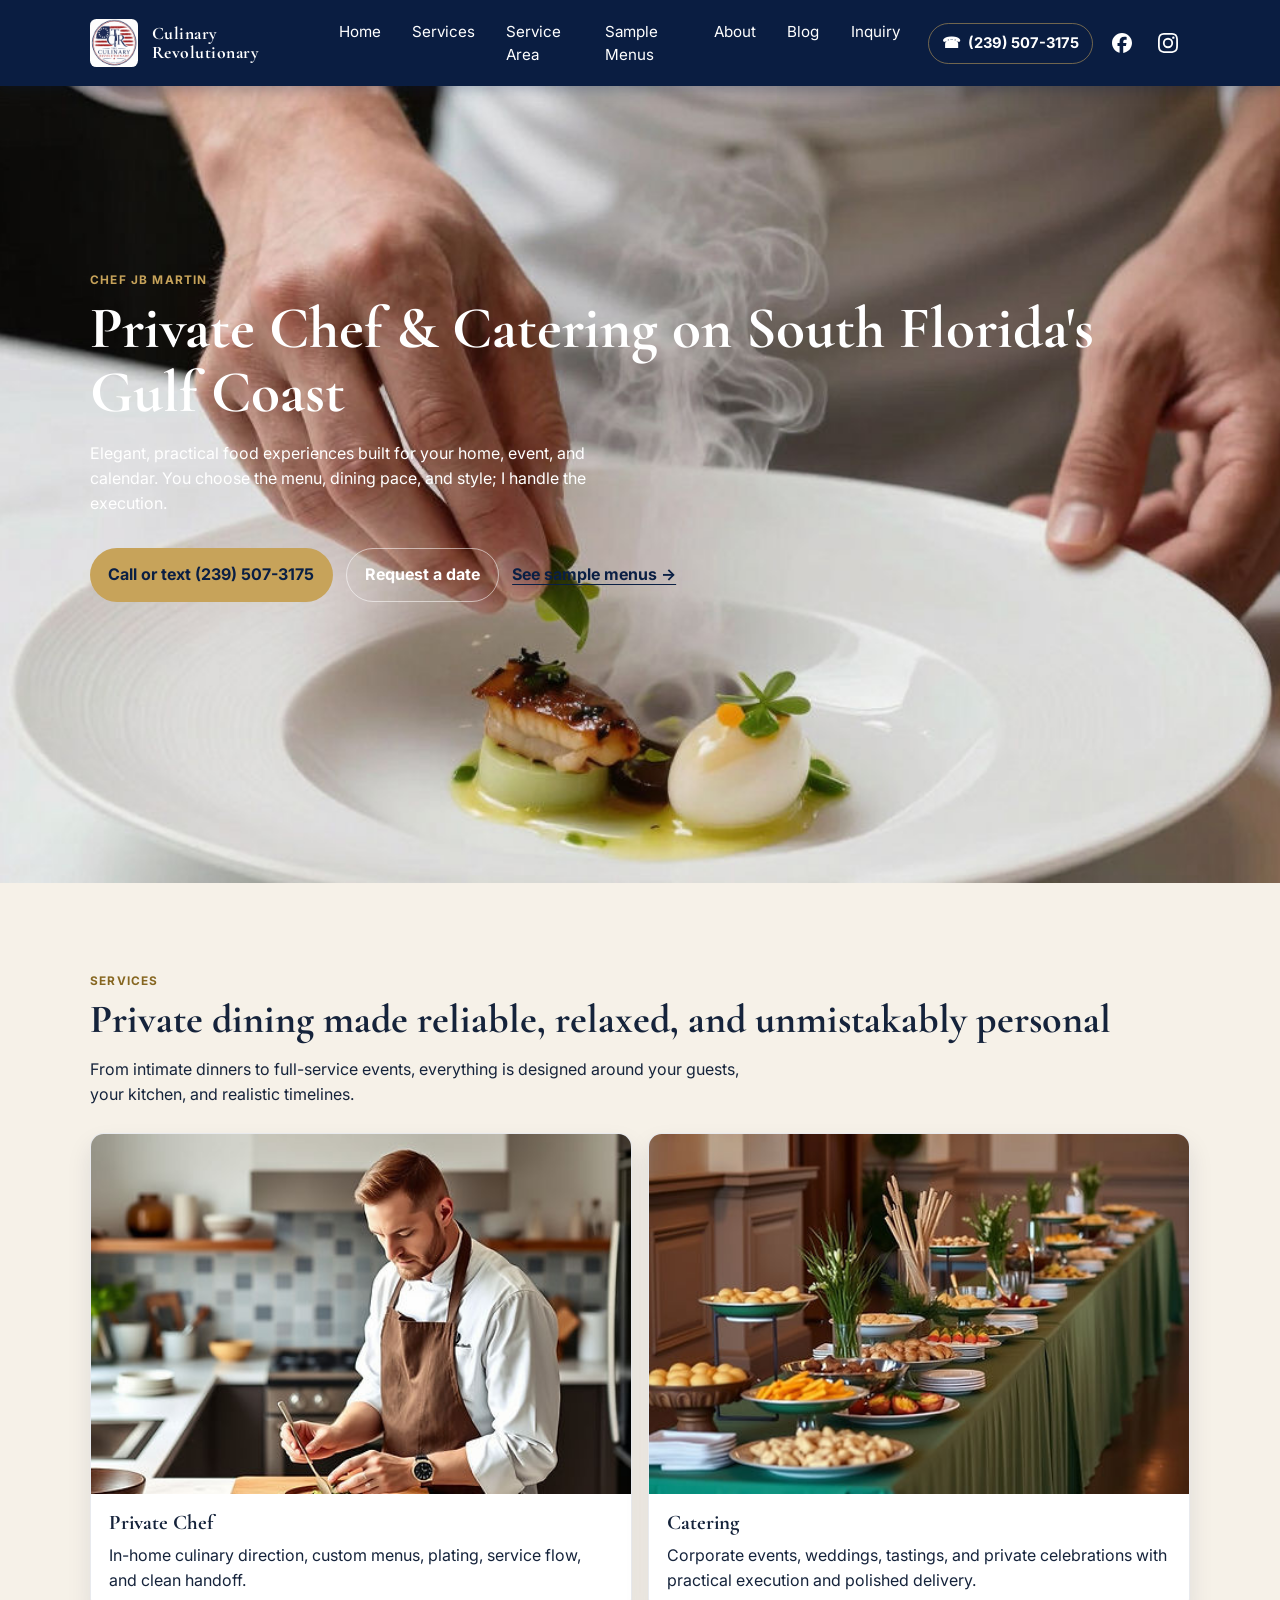
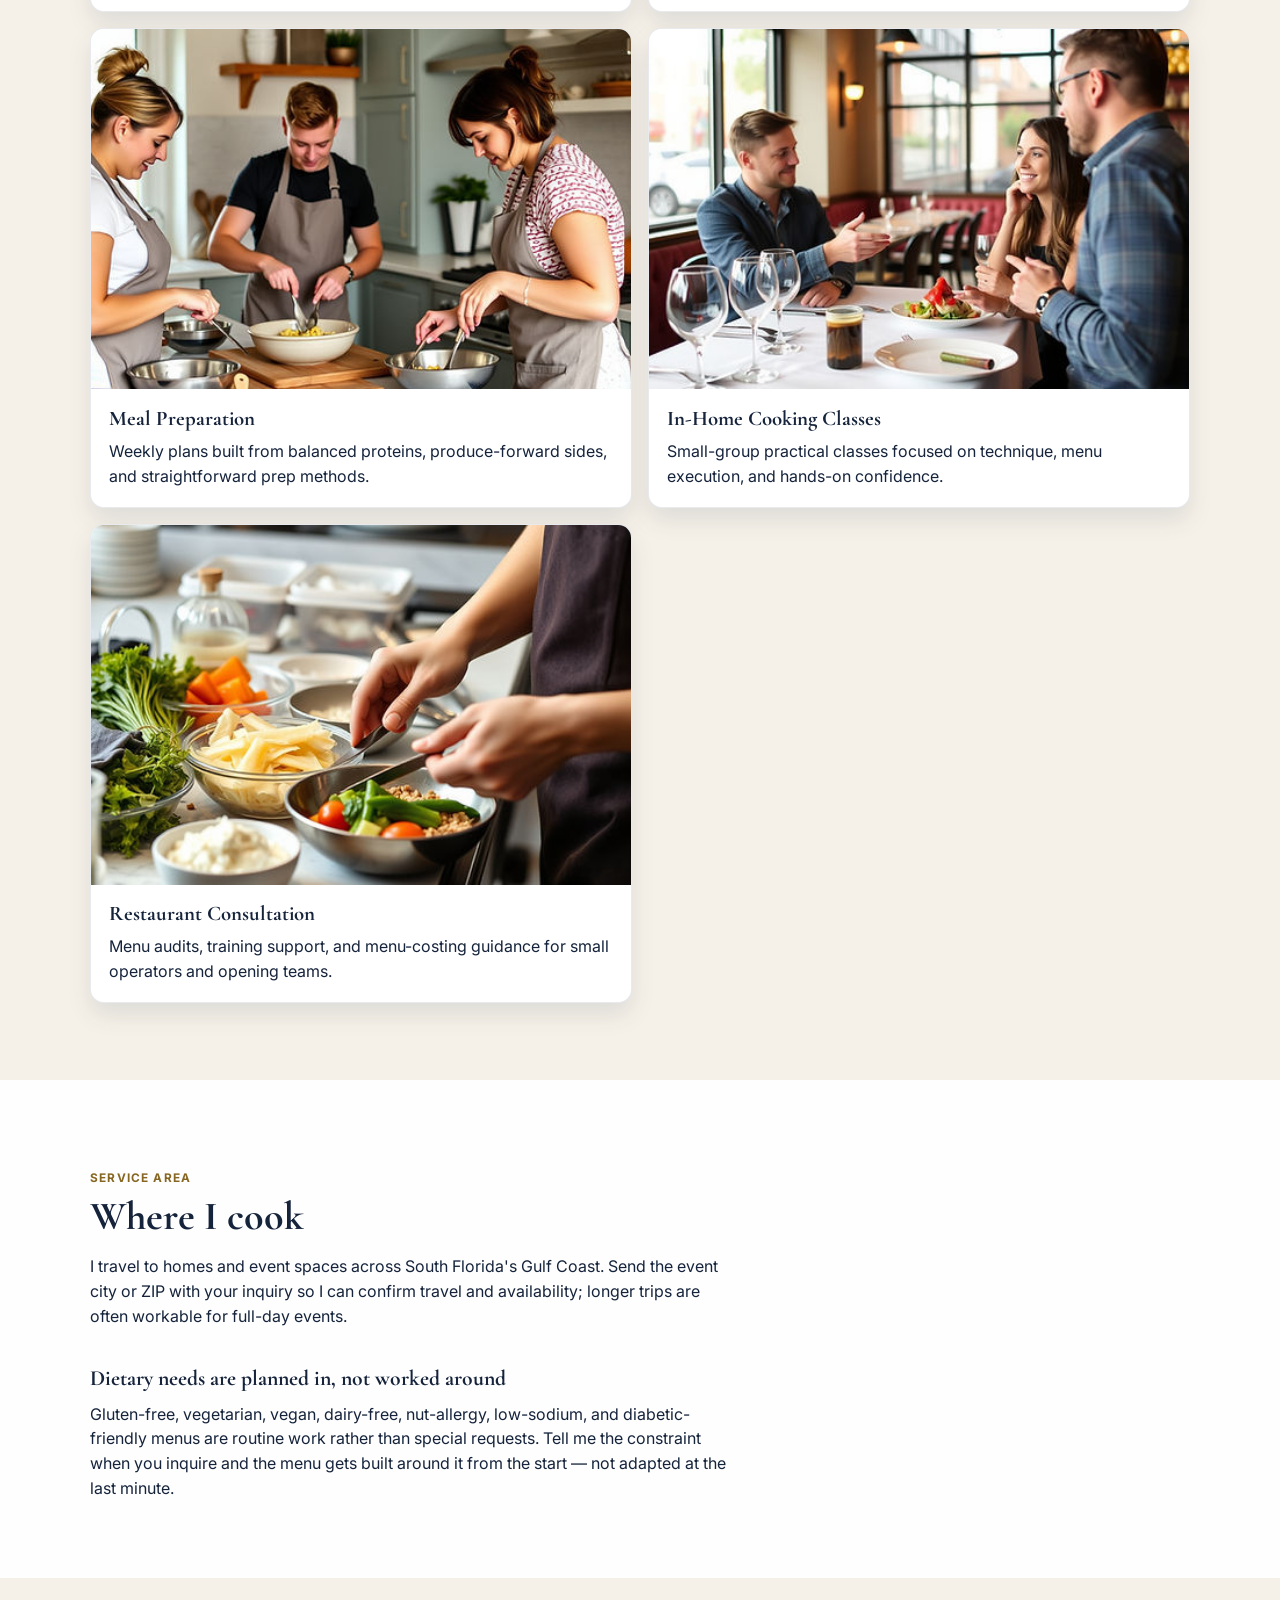
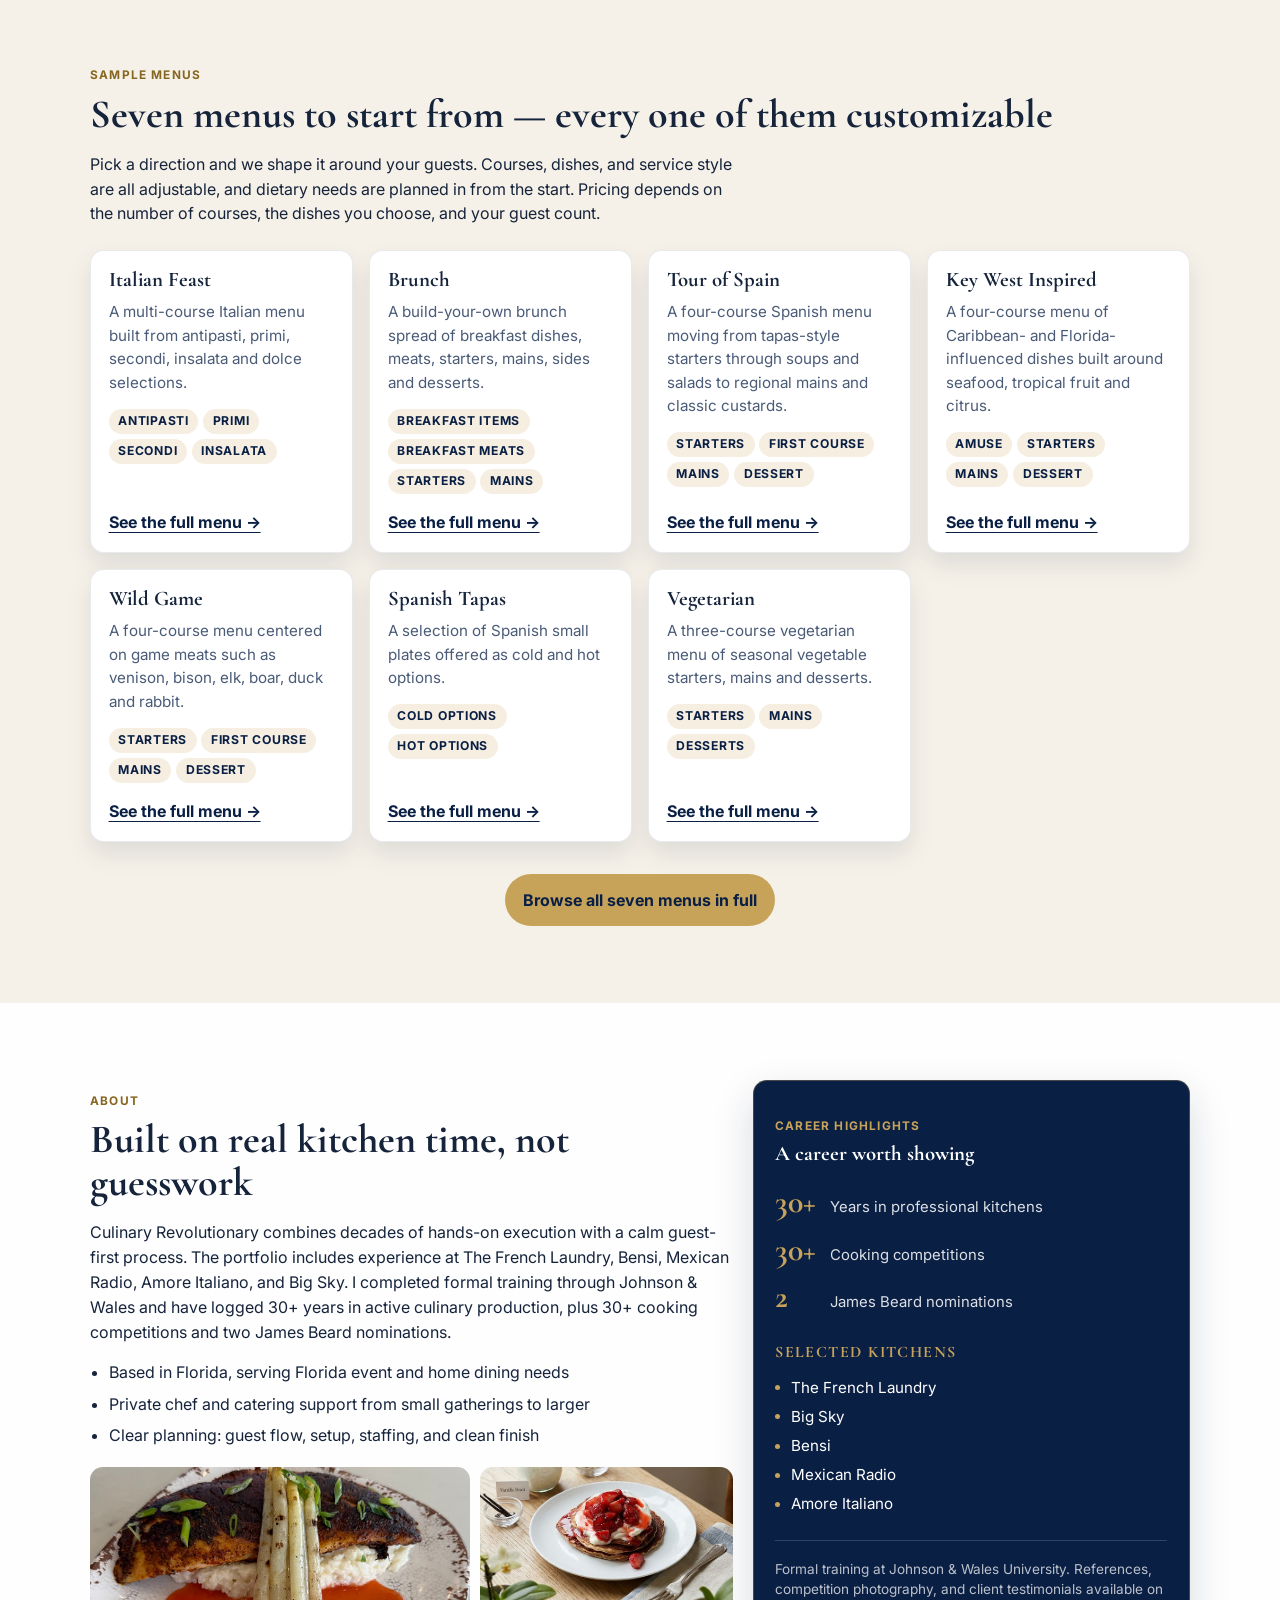
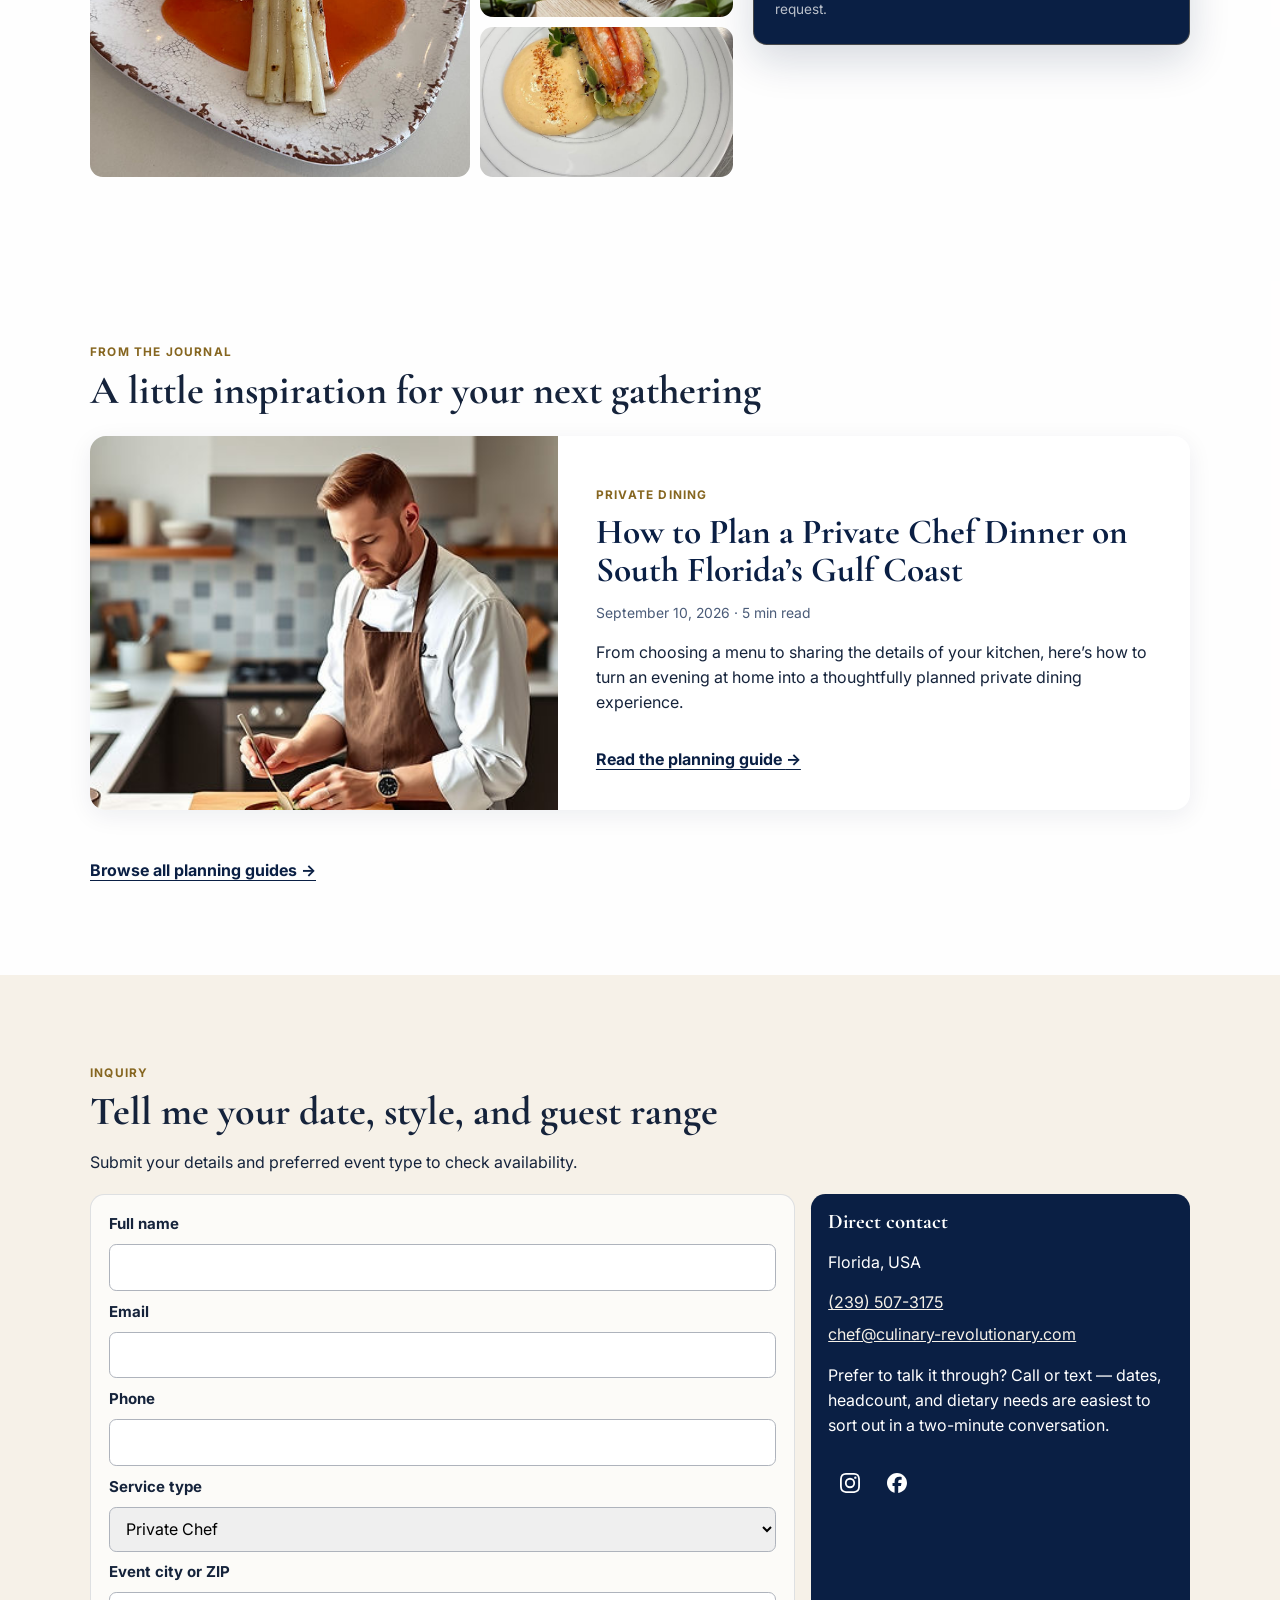
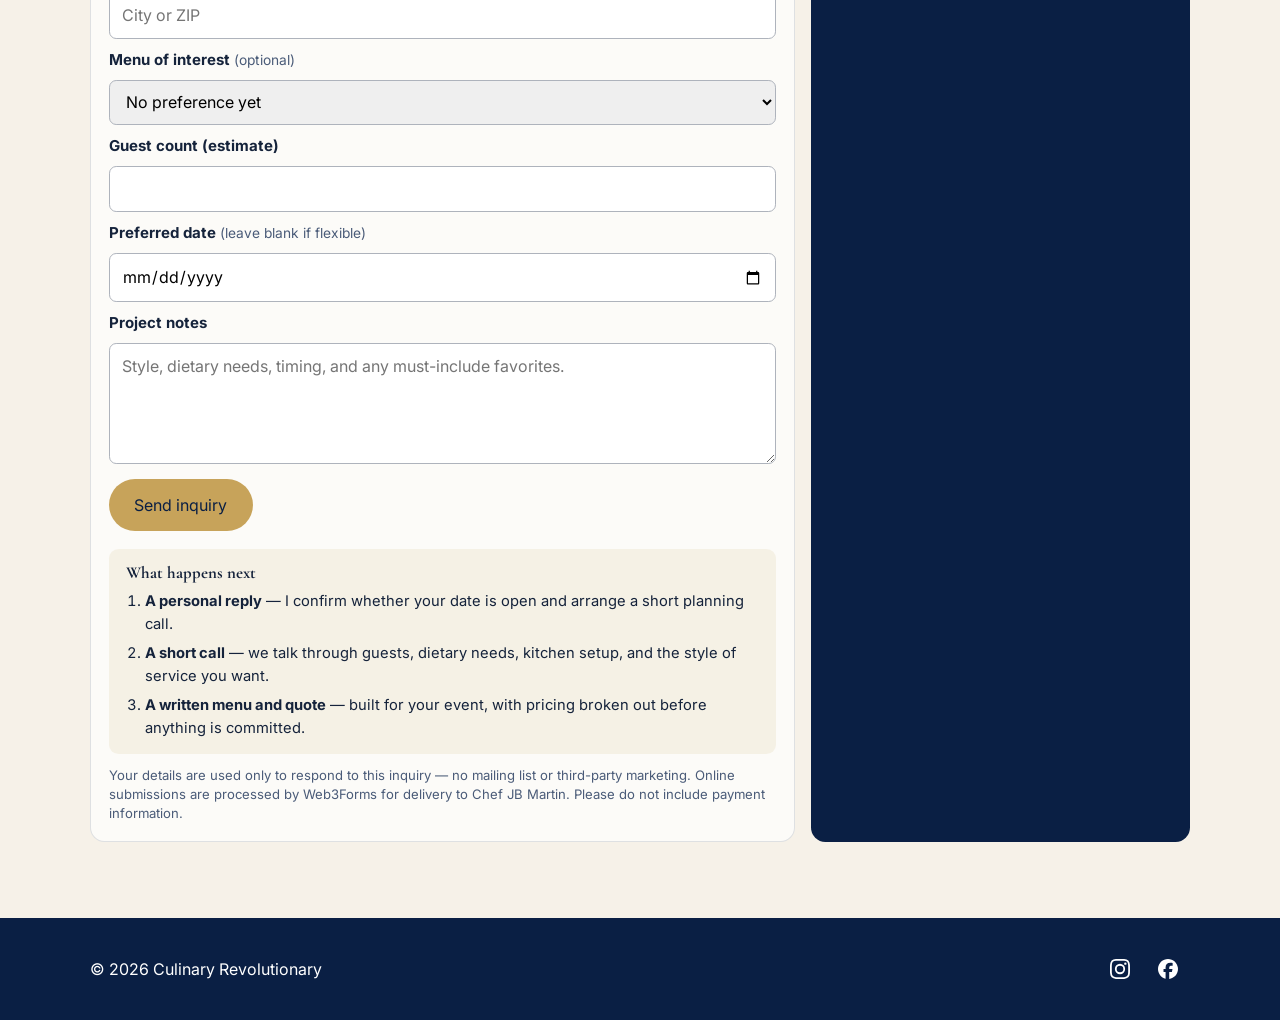
<file: index.html>
<!DOCTYPE html>
<html lang="en">
<head>
  <meta charset="UTF-8" />
  <meta name="viewport" content="width=device-width, initial-scale=1.0" />
  <title>Private Chef on South Florida's Gulf Coast | Culinary Revolutionary</title>
  <meta
    name="description"
    content="Chef JB Martin brings private dinners, event catering, weekly meal prep and cooking classes to homes across South Florida's Gulf Coast. Call (239) 507-3175."
  />
  <meta name="theme-color" content="#0a1f44" />
  <link rel="canonical" href="https://culinary-revolutionary.com/" />

  <meta property="og:type" content="website" />
  <meta property="og:site_name" content="Culinary Revolutionary" />
  <meta property="og:title" content="Private Chef on South Florida's Gulf Coast | Culinary Revolutionary" />
  <meta
    property="og:description"
    content="Chef JB Martin brings private dinners, event catering, weekly meal prep and cooking classes to homes across South Florida's Gulf Coast."
  />
  <meta property="og:image" content="https://culinary-revolutionary.com/public/assets/hero.jpg" />
  <meta property="og:image:alt" content="Chef JB Martin plating a private dinner course." />
  <meta property="og:url" content="https://culinary-revolutionary.com/" />
  <meta name="twitter:card" content="summary_large_image" />

  <link rel="icon" href="favicon.ico" sizes="any" />
  <link rel="apple-touch-icon" href="public/assets/apple-touch-icon.png" />

  <link rel="preconnect" href="https://fonts.googleapis.com" />
  <link rel="preconnect" href="https://fonts.gstatic.com" crossorigin />
  <link
    href="https://fonts.googleapis.com/css2?family=Cormorant+Garamond:wght@600;700&family=Inter:wght@400;500;700&display=swap"
    rel="stylesheet"
    media="print"
    onload="this.media='all'"
  />
  <noscript>
    <link
      href="https://fonts.googleapis.com/css2?family=Cormorant+Garamond:wght@600;700&family=Inter:wght@400;500;700&display=swap"
      rel="stylesheet"
    />
  </noscript>
  <style>
    /* Critical icon layout stays inline so stale browser CSS can never expose the SVG sprite. */
    .icon-sprite { position: absolute; width: 0; height: 0; overflow: hidden; }
    .social-links { display: flex; align-items: center; gap: 0.15rem; margin: 0; padding: 0; list-style: none; }
    .social-links a { display: inline-flex; align-items: center; justify-content: center; width: 2.4rem; height: 2.4rem; }
    .social-links svg { display: block; width: 20px; height: 20px; fill: currentColor; }
  </style>
  <link rel="stylesheet" href="styles.css?v=20260910-blog" />
  <link rel="alternate" type="application/rss+xml" title="Culinary Revolutionary Blog" href="/blog/feed.xml" />

  <!--
    Structured data. Tells Google this is a service-area business (a chef who
    travels to you), not a restaurant. Deliberately omits ratings, reviews, and
    awards: the site's service offering is enough here, and omitting promotional
    claims keeps the markup focused. The broad service region is supported by
    the chef's public Airbnb service listing; no unconfirmed city or street
    address is asserted.
  -->
  <script type="application/ld+json">
  {
    "@context": "https://schema.org",
    "@graph": [
      {
        "@type": "LocalBusiness",
        "@id": "https://culinary-revolutionary.com/#business",
        "name": "Culinary Revolutionary",
        "alternateName": "Culinary Revolutionary — Chef JB Martin",
        "description": "Private chef, catering, meal preparation, in-home cooking classes and restaurant consultation serving South Florida's Gulf Coast.",
        "url": "https://culinary-revolutionary.com/",
        "telephone": "+1-239-507-3175",
        "logo": "https://culinary-revolutionary.com/public/assets/logo-256.png",
        "image": [
          "https://culinary-revolutionary.com/public/assets/hero.jpg",
          "https://culinary-revolutionary.com/public/assets/service-private-chef.jpg",
          "https://culinary-revolutionary.com/public/assets/service-catering.jpg"
        ],
        "currenciesAccepted": "USD",
        "areaServed": {
          "@type": "Place",
          "name": "South Florida Gulf Coast",
          "address": {
            "@type": "PostalAddress",
            "addressRegion": "FL",
            "addressCountry": "US"
          }
        },
        "sameAs": [
          "https://www.instagram.com/culinary_revolutionary_",
          "https://www.facebook.com/people/Culinary-Revolutionary/61590884438081/"
        ],
        "founder": { "@id": "https://culinary-revolutionary.com/#chef" },
        "employee": { "@id": "https://culinary-revolutionary.com/#chef" },
        "makesOffer": [
          { "@type": "Offer", "itemOffered": { "@type": "Service", "name": "Private Chef", "serviceType": "Private chef service", "description": "In-home custom menus, plating, service flow and clean handoff.", "provider": { "@id": "https://culinary-revolutionary.com/#business" } } },
          { "@type": "Offer", "itemOffered": { "@type": "Service", "name": "Catering", "serviceType": "Event catering", "description": "Corporate events, weddings, tastings and private celebrations.", "provider": { "@id": "https://culinary-revolutionary.com/#business" } } },
          { "@type": "Offer", "itemOffered": { "@type": "Service", "name": "Meal Preparation", "serviceType": "Weekly meal preparation", "description": "Weekly plans of balanced proteins and produce-forward sides.", "provider": { "@id": "https://culinary-revolutionary.com/#business" } } },
          { "@type": "Offer", "itemOffered": { "@type": "Service", "name": "In-Home Cooking Classes", "serviceType": "Cooking class", "description": "Small-group hands-on classes in technique and menu execution.", "provider": { "@id": "https://culinary-revolutionary.com/#business" } } },
          { "@type": "Offer", "itemOffered": { "@type": "Service", "name": "Restaurant Consultation", "serviceType": "Restaurant consulting", "description": "Menu audits, training support and menu-costing guidance.", "provider": { "@id": "https://culinary-revolutionary.com/#business" } } }
        ]
      },
      {
        "@type": "Person",
        "@id": "https://culinary-revolutionary.com/#chef",
        "name": "JB Martin",
        "jobTitle": "Private Chef",
        "telephone": "+1-239-507-3175",
        "worksFor": { "@id": "https://culinary-revolutionary.com/#business" }
      },
      {
        "@type": "WebSite",
        "@id": "https://culinary-revolutionary.com/#website",
        "url": "https://culinary-revolutionary.com/",
        "name": "Culinary Revolutionary",
        "publisher": { "@id": "https://culinary-revolutionary.com/#business" }
      }
    ]
  }
  </script>
</head>
<body>
  <a class="skip-link" href="#main">Skip to content</a>

  <!-- Icon sprite: referenced by <use> in the header and footer. -->
  <svg class="icon-sprite" aria-hidden="true" focusable="false" xmlns="http://www.w3.org/2000/svg">
    <symbol id="icon-facebook" viewBox="0 0 24 24">
      <path d="M9.101 23.691v-7.98H6.627v-3.667h2.474v-1.58c0-4.085 1.848-5.978 5.858-5.978.401 0 .955.042 1.468.103a8.68 8.68 0 0 1 1.141.195v3.325a8.623 8.623 0 0 0-.653-.036 26.805 26.805 0 0 0-.733-.009c-.707 0-1.259.096-1.675.309a1.686 1.686 0 0 0-.679.622c-.258.42-.374.995-.374 1.752v1.297h3.919l-.386 2.103-.287 1.564h-3.246v8.245C19.396 23.238 24 18.179 24 12.044c0-6.627-5.373-12-12-12s-12 5.373-12 12c0 5.628 3.874 10.35 9.101 11.647Z"/>
    </symbol>
    <symbol id="icon-instagram" viewBox="0 0 24 24">
      <path d="M12 2.163c3.204 0 3.584.012 4.85.07 3.252.148 4.771 1.691 4.919 4.919.058 1.265.069 1.645.069 4.849 0 3.205-.012 3.584-.069 4.849-.149 3.225-1.664 4.771-4.919 4.919-1.266.058-1.644.07-4.85.07-3.204 0-3.584-.012-4.849-.07-3.26-.149-4.771-1.699-4.919-4.92-.058-1.265-.07-1.644-.07-4.849 0-3.204.013-3.583.07-4.849.149-3.227 1.664-4.771 4.919-4.919 1.266-.057 1.645-.069 4.849-.069ZM12 0C8.741 0 8.333.014 7.053.072 2.695.272.273 2.69.073 7.052.014 8.333 0 8.741 0 12c0 3.259.014 3.668.072 4.948.2 4.358 2.618 6.78 6.98 6.98C8.333 23.986 8.741 24 12 24c3.259 0 3.668-.014 4.948-.072 4.354-.2 6.782-2.618 6.979-6.98.059-1.28.073-1.689.073-4.948 0-3.259-.014-3.667-.072-4.947-.196-4.354-2.617-6.78-6.979-6.98C15.668.014 15.259 0 12 0Zm0 5.838a6.162 6.162 0 1 0 0 12.324 6.162 6.162 0 0 0 0-12.324ZM12 16a4 4 0 1 1 0-8 4 4 0 0 1 0 8Zm6.406-11.845a1.44 1.44 0 1 0 0 2.881 1.44 1.44 0 0 0 0-2.881Z"/>
    </symbol>
  </svg>

  <header class="site-header">
    <div class="container nav-wrap">
      <a class="brand" href="#home" aria-label="Culinary Revolutionary home">
        <img
          src="public/assets/logo-256.png"
          alt="Culinary Revolutionary logo"
          width="48"
          height="48"
        />
        <span>Culinary Revolutionary</span>
      </a>
      <nav id="primary-nav" aria-label="Main navigation">
        <ul>
          <li><a href="#home">Home</a></li>
          <li><a href="#services">Services</a></li>
          <li><a href="#service-area">Service Area</a></li>
          <li><a href="#sample-menus">Sample Menus</a></li>
          <li><a href="#about">About</a></li>
          <li><a href="/blog/">Blog</a></li>
          <li><a href="#inquiry">Inquiry</a></li>
        </ul>
      </nav>
      <div class="header-actions">
        <a class="header-call" href="tel:+12395073175">
          <span aria-hidden="true">&#9742;</span>
          <span class="header-call-text">(239) 507-3175</span>
        </a>
        <ul class="social-links" aria-label="Culinary Revolutionary on social media">
          <li>
            <a
              href="https://www.facebook.com/people/Culinary-Revolutionary/61590884438081/"
              target="_blank"
              rel="noopener noreferrer"
              aria-label="Culinary Revolutionary on Facebook"
              title="Facebook"
            >
              <svg aria-hidden="true" focusable="false"><use href="#icon-facebook" /></svg>
            </a>
          </li>
          <li>
            <a
              href="https://www.instagram.com/culinary_revolutionary_"
              target="_blank"
              rel="noopener noreferrer"
              aria-label="Culinary Revolutionary on Instagram"
              title="Instagram"
            >
              <svg aria-hidden="true" focusable="false"><use href="#icon-instagram" /></svg>
            </a>
          </li>
        </ul>
        <button
          id="menu-toggle"
          class="menu-toggle"
          type="button"
          aria-controls="primary-nav"
          aria-expanded="false"
        >
          Menu
        </button>
      </div>
    </div>
  </header>

  <main id="main" tabindex="-1">
    <section id="home" class="hero section">
      <div class="hero-overlay">
        <img
          src="public/assets/hero.jpg"
          alt="Chef JB Martin plating a Florida-style private dinner course."
          class="hero-image"
          width="1024"
          height="606"
          fetchpriority="high"
        />
      </div>
      <div class="container hero-content">
        <p class="eyebrow">Chef JB Martin</p>
        <h1>Private Chef &amp; Catering on South Florida's Gulf Coast</h1>
        <p class="hero-subline">
          Elegant, practical food experiences built for your home, event, and
          calendar. You choose the menu, dining pace, and style; I handle the
          execution.
        </p>
        <div class="hero-actions">
          <a href="tel:+12395073175" class="button primary">Call or text (239) 507-3175</a>
          <a href="#inquiry" class="button secondary">Request a date</a>
          <a href="menus.html" class="text-link hero-tertiary">See sample menus →</a>
        </div>
      </div>
    </section>

    <section id="services" class="section">
      <div class="container">
        <p class="eyebrow">Services</p>
        <h2>Private dining made reliable, relaxed, and unmistakably personal</h2>
        <p class="section-intro">
          From intimate dinners to full-service events, everything is designed around
          your guests, your kitchen, and realistic timelines.
        </p>
        <div class="services-grid">
          <article class="service-card">
            <img src="public/assets/service-private-chef.jpg" alt="Elegant plated private-chef entrée" loading="lazy" />
            <div class="card-copy"><h3>Private Chef</h3>
            <p>
              In-home culinary direction, custom menus, plating, service flow, and
              clean handoff.
            </p>
            </div>
          </article>
          <article class="service-card">
            <img src="public/assets/service-catering.jpg" alt="Catered dish prepared for a special event" loading="lazy" />
            <div class="card-copy"><h3>Catering</h3>
            <p>
              Corporate events, weddings, tastings, and private celebrations with
              practical execution and polished delivery.
            </p>
            </div>
          </article>
          <article class="service-card">
            <img src="public/assets/service-meal-prep.jpg" alt="Fresh chef-prepared meal with seasonal ingredients" loading="lazy" />
            <div class="card-copy"><h3>Meal Preparation</h3>
            <p>
              Weekly plans built from balanced proteins, produce-forward sides, and
              straightforward prep methods.
            </p>
            </div>
          </article>
          <article class="service-card">
            <img src="public/assets/service-classes.jpg" alt="Hands-on in-home cooking experience" loading="lazy" />
            <div class="card-copy"><h3>In-Home Cooking Classes</h3>
            <p>
              Small-group practical classes focused on technique, menu execution, and
              hands-on confidence.
            </p>
            </div>
          </article>
          <article class="service-card">
            <img src="public/assets/service-consulting.jpg" alt="Restaurant-quality plated entrée" loading="lazy" />
            <div class="card-copy"><h3>Restaurant Consultation</h3>
            <p>
              Menu audits, training support, and menu-costing guidance for small
              operators and opening teams.
            </p>
            </div>
          </article>
        </div>
      </div>
    </section>

    <section id="service-area" class="section alt">
      <div class="container">
        <p class="eyebrow">Service Area</p>
        <h2>Where I cook</h2>
        <p class="section-intro">
          I travel to homes and event spaces across South Florida's Gulf Coast. Send the
          event city or ZIP with your inquiry so I can confirm travel and availability;
          longer trips are often workable for full-day events.
        </p>

        <h3 class="dietary-head">Dietary needs are planned in, not worked around</h3>
        <p class="dietary-copy">
          Gluten-free, vegetarian, vegan, dairy-free, nut-allergy, low-sodium, and
          diabetic-friendly menus are routine work rather than special requests. Tell me
          the constraint when you inquire and the menu gets built around it from the
          start — not adapted at the last minute.
        </p>
      </div>
    </section>

    <section id="sample-menus" class="section">
      <div class="container">
        <p class="eyebrow">Sample Menus</p>
        <h2>Seven menus to start from — every one of them customizable</h2>
        <p class="section-intro">
          Pick a direction and we shape it around your guests. Courses, dishes, and
          service style are all adjustable, and dietary needs are planned in from the
          start. Pricing depends on the number of courses, the dishes you choose, and
          your guest count.
        </p>
        <div class="menus-grid">
          <article class="menu-card">
            <h3>Italian Feast</h3>
            <p class="menu-teaser">A multi-course Italian menu built from antipasti, primi, secondi, insalata and dolce selections.</p>
            <ul class="menu-courses">
              <li>Antipasti</li>
              <li>Primi</li>
              <li>Secondi</li>
              <li>Insalata</li>
            </ul>
            <a class="text-link" href="menus.html#italian-feast">See the full menu →</a>
          </article>
          <article class="menu-card">
            <h3>Brunch</h3>
            <p class="menu-teaser">A build-your-own brunch spread of breakfast dishes, meats, starters, mains, sides and desserts.</p>
            <ul class="menu-courses">
              <li>Breakfast items</li>
              <li>Breakfast meats</li>
              <li>Starters</li>
              <li>Mains</li>
            </ul>
            <a class="text-link" href="menus.html#brunch">See the full menu →</a>
          </article>
          <article class="menu-card">
            <h3>Tour of Spain</h3>
            <p class="menu-teaser">A four-course Spanish menu moving from tapas-style starters through soups and salads to regional mains and classic custards.</p>
            <ul class="menu-courses">
              <li>Starters</li>
              <li>First course</li>
              <li>Mains</li>
              <li>Dessert</li>
            </ul>
            <a class="text-link" href="menus.html#tour-of-spain">See the full menu →</a>
          </article>
          <article class="menu-card">
            <h3>Key West Inspired</h3>
            <p class="menu-teaser">A four-course menu of Caribbean- and Florida-influenced dishes built around seafood, tropical fruit and citrus.</p>
            <ul class="menu-courses">
              <li>Amuse</li>
              <li>Starters</li>
              <li>Mains</li>
              <li>Dessert</li>
            </ul>
            <a class="text-link" href="menus.html#key-west-inspired">See the full menu →</a>
          </article>
          <article class="menu-card">
            <h3>Wild Game</h3>
            <p class="menu-teaser">A four-course menu centered on game meats such as venison, bison, elk, boar, duck and rabbit.</p>
            <ul class="menu-courses">
              <li>Starters</li>
              <li>First course</li>
              <li>Mains</li>
              <li>Dessert</li>
            </ul>
            <a class="text-link" href="menus.html#wild-game">See the full menu →</a>
          </article>
          <article class="menu-card">
            <h3>Spanish Tapas</h3>
            <p class="menu-teaser">A selection of Spanish small plates offered as cold and hot options.</p>
            <ul class="menu-courses">
              <li>Cold options</li>
              <li>Hot options</li>
            </ul>
            <a class="text-link" href="menus.html#spanish-tapas">See the full menu →</a>
          </article>
          <article class="menu-card">
            <h3>Vegetarian</h3>
            <p class="menu-teaser">A three-course vegetarian menu of seasonal vegetable starters, mains and desserts.</p>
            <ul class="menu-courses">
              <li>Starters</li>
              <li>Mains</li>
              <li>Desserts</li>
            </ul>
            <a class="text-link" href="menus.html#vegetarian">See the full menu →</a>
          </article>
        </div>
        <p class="menus-cta">
          <a class="button primary" href="menus.html">Browse all seven menus in full</a>
        </p>
      </div>
    </section>

    <section id="about" class="section alt">
      <div class="container about-grid">
        <div>
          <p class="eyebrow">About</p>
          <h2>Built on real kitchen time, not guesswork</h2>
          <p>
            Culinary Revolutionary combines decades of hands-on execution with a calm
            guest-first process. The portfolio includes experience at The French
            Laundry, Bensi, Mexican Radio, Amore Italiano, and Big Sky. I
            completed formal training through Johnson &amp; Wales and have logged 30+
            years in active culinary production, plus 30+ cooking competitions and
            two James Beard nominations.
          </p>
          <ul class="fact-list">
            <li>Based in Florida, serving Florida event and home dining needs</li>
            <li>Private chef and catering support from small gatherings to larger</li>
            <li>Clear planning: guest flow, setup, staffing, and clean finish</li>
          </ul>
        </div>
        <div class="about-gallery" role="group" aria-label="Chef and culinary work gallery">
          <img src="public/assets/about-chef-1.jpg" alt="Chef presenting a finished culinary creation" loading="lazy" />
          <img src="public/assets/about-chef-2.jpg" alt="Chef working during a culinary event" loading="lazy" />
          <img src="public/assets/about-chef-3.jpg" alt="Chef with a prepared dish" loading="lazy" />
        </div>

        <aside class="proof-box" aria-labelledby="career-highlights-heading">
          <p class="eyebrow">Career Highlights</p>
          <h3 id="career-highlights-heading">A career worth showing</h3>

          <ul class="stat-list">
            <li>
              <span class="stat-value">30+</span>
              <span class="stat-label">Years in professional kitchens</span>
            </li>
            <li>
              <span class="stat-value">30+</span>
              <span class="stat-label">Cooking competitions</span>
            </li>
            <li>
              <span class="stat-value">2</span>
              <span class="stat-label">James Beard nominations</span>
            </li>
          </ul>

          <h4 class="proof-subhead">Selected kitchens</h4>
          <ul class="proof-list">
            <li>The French Laundry</li>
            <li>Big Sky</li>
            <li>Bensi</li>
            <li>Mexican Radio</li>
            <li>Amore Italiano</li>
          </ul>

          <p class="proof-footnote">
            Formal training at Johnson &amp; Wales University. References, competition
            photography, and client testimonials available on request.
          </p>
        </aside>
      </div>
    </section>

    <!-- BLOG-PREVIEW:START -->
    <section class="section alt" aria-labelledby="journal-heading"><div class="container"><p class="eyebrow">From the journal</p><h2 id="journal-heading">A little inspiration for your next gathering</h2><div class="home-journal"><article class="journal-card"><a class="journal-card-image" href="/blog/planning-private-chef-dinner-south-florida-gulf-coast/" tabindex="-1" aria-hidden="true"><img src="/public/assets/service-private-chef.jpg" alt="" width="465" height="311" loading="lazy" /></a><div class="journal-card-copy"><p class="eyebrow">Private dining</p><h3><a href="/blog/planning-private-chef-dinner-south-florida-gulf-coast/">How to Plan a Private Chef Dinner on South Florida’s Gulf Coast</a></h3><p class="journal-meta"><time datetime="2026-09-10">September 10, 2026</time> · 5 min read</p><p>From choosing a menu to sharing the details of your kitchen, here’s how to turn an evening at home into a thoughtfully planned private dining experience.</p><a class="text-link" href="/blog/planning-private-chef-dinner-south-florida-gulf-coast/">Read the planning guide <span aria-hidden="true">→</span></a></div></article></div><p><a class="text-link" href="/blog/">Browse all planning guides →</a></p></div></section>
    <!-- BLOG-PREVIEW:END -->

    <section id="inquiry" class="section">
      <div class="container">
        <p class="eyebrow">Inquiry</p>
        <h2>Tell me your date, style, and guest range</h2>
        <p class="section-intro">
          Submit your details and preferred event type to check availability.
        </p>
        <div class="inquiry-layout">
          <form
            id="inquiry-form"
            class="inquiry-form"
            action="https://api.web3forms.com/submit"
            method="POST"
          >
            <!--
              SET THIS ONE VALUE TO SWITCH THE FORM ON.
              Get a free key at https://web3forms.com — enter the destination
              inbox, and the key arrives by email. Paste it below. Until it is
              set, the form falls back to opening an email draft, so the button
              is never dead.
              To change the destination inbox later, request a new key for the
              new address and replace it here. Nothing else changes.
            -->
            <input type="hidden" name="access_key" value="888664be-b027-4511-85c3-f4d928192a07" />
            <input type="hidden" name="subject" value="New website inquiry — Culinary Revolutionary" />
            <input type="hidden" name="from_name" value="culinary-revolutionary.com" />
            <!--
              Used when JavaScript is unavailable. Keep this on the site's
              canonical origin; the JavaScript path uses a relative redirect.
            -->
            <input
              type="hidden"
              name="redirect"
              value="https://culinary-revolutionary.com/thank-you.html"
            />

            <!-- Web3Forms' native honeypot. Bots tick it; people never see it. -->
            <input
              class="honeypot"
              type="checkbox"
              name="botcheck"
              id="botcheck"
              tabindex="-1"
              aria-hidden="true"
            />

            <label for="name">Full name</label>
            <input id="name" name="name" type="text" autocomplete="name" required />

            <label for="email">Email</label>
            <input
              id="email"
              name="email"
              type="email"
              autocomplete="email"
              required
            />

            <label for="phone">Phone</label>
            <input id="phone" name="phone" type="tel" autocomplete="tel" />

            <label for="event-type">Service type</label>
            <select id="event-type" name="service">
              <option>Private Chef</option>
              <option>Catering</option>
              <option>Meal Preparation</option>
              <option>In-Home Cooking Class</option>
              <option>Restaurant Consultation</option>
            </select>

            <label for="event-city">Event city or ZIP</label>
            <input
              id="event-city"
              name="location"
              type="text"
              autocomplete="address-level2"
              required
              placeholder="City or ZIP"
            />

            <label for="menu-interest">Menu of interest <span class="label-optional">(optional)</span></label>
            <select id="menu-interest" name="menu">
              <option value="">No preference yet</option>
              <option value="italian-feast">Italian Feast</option>
              <option value="brunch">Brunch</option>
              <option value="tour-of-spain">Tour of Spain</option>
              <option value="key-west-inspired">Key West Inspired</option>
              <option value="wild-game">Wild Game</option>
              <option value="spanish-tapas">Spanish Tapas</option>
              <option value="vegetarian">Vegetarian</option>
              <option value="custom">Something custom</option>
            </select>

            <label for="guests">Guest count (estimate)</label>
            <input id="guests" name="guests" type="number" min="1" inputmode="numeric" />

            <label for="event-date">Preferred date <span class="label-optional">(leave blank if flexible)</span></label>
            <input id="event-date" name="date" type="date" />

            <label for="notes">Project notes</label>
            <textarea
              id="notes"
              name="notes"
              rows="4"
              placeholder="Style, dietary needs, timing, and any must-include favorites."
            ></textarea>

            <button id="inquiry-submit" type="submit" class="button primary">Send inquiry</button>
            <p id="form-mode-note" class="form-mode-note" hidden>
              This currently opens a pre-filled email. Review the message, then tap Send
              in your email app.
            </p>
            <p id="form-status" class="form-status" role="status" aria-live="polite" hidden></p>
            <div class="form-next">
              <h3>What happens next</h3>
              <ol>
                <li>
                  <strong>A personal reply</strong> — I confirm whether your date is open
                  and arrange a short planning call.
                </li>
                <li>
                  <strong>A short call</strong> — we talk through guests, dietary needs,
                  kitchen setup, and the style of service you want.
                </li>
                <li>
                  <strong>A written menu and quote</strong> — built for your event, with
                  pricing broken out before anything is committed.
                </li>
              </ol>
            </div>
            <p class="form-privacy">
              Your details are used only to respond to this inquiry — no mailing list or
              third-party marketing. Online submissions are processed by Web3Forms for
              delivery to Chef JB Martin. Please do not include payment information.
            </p>
          </form>

          <aside class="contact-card" aria-labelledby="direct-contact-heading">
            <h3 id="direct-contact-heading">Direct contact</h3>
            <p>Florida, USA</p>
            <a href="tel:+12395073175">(239) 507-3175</a>
            <a href="mailto:chef@culinary-revolutionary.com">chef@culinary-revolutionary.com</a>

            <p class="contact-note">
              Prefer to talk it through? Call or text — dates, headcount, and dietary
              needs are easiest to sort out in a two-minute conversation.
            </p>

            <ul class="social-links contact-social" aria-label="Culinary Revolutionary on social media">
              <li>
                <a
                  href="https://www.instagram.com/culinary_revolutionary_"
                  target="_blank"
                  rel="noopener noreferrer"
                  aria-label="Culinary Revolutionary on Instagram"
                  title="Instagram"
                >
                  <svg aria-hidden="true" focusable="false"><use href="#icon-instagram" /></svg>
                </a>
              </li>
              <li>
                <a
                  href="https://www.facebook.com/people/Culinary-Revolutionary/61590884438081/"
                  target="_blank"
                  rel="noopener noreferrer"
                  aria-label="Culinary Revolutionary on Facebook"
                  title="Facebook"
                >
                  <svg aria-hidden="true" focusable="false"><use href="#icon-facebook" /></svg>
                </a>
              </li>
            </ul>
          </aside>
        </div>
      </div>
    </section>
  </main>

  <footer class="site-footer">
    <div class="container footer-inner">
      <p>© 2026 Culinary Revolutionary</p>
      <ul class="social-links footer-social" aria-label="Culinary Revolutionary on social media">
        <li>
          <a
            href="https://www.instagram.com/culinary_revolutionary_"
            target="_blank"
            rel="noopener noreferrer"
            aria-label="Culinary Revolutionary on Instagram"
            title="Instagram"
          >
            <svg aria-hidden="true" focusable="false"><use href="#icon-instagram" /></svg>
          </a>
        </li>
        <li>
          <a
            href="https://www.facebook.com/people/Culinary-Revolutionary/61590884438081/"
            target="_blank"
            rel="noopener noreferrer"
            aria-label="Culinary Revolutionary on Facebook"
            title="Facebook"
          >
            <svg aria-hidden="true" focusable="false"><use href="#icon-facebook" /></svg>
          </a>
        </li>
      </ul>
    </div>
  </footer>

  <script src="script.js?v=20260910-blog"></script>
</body>
</html>
</file>
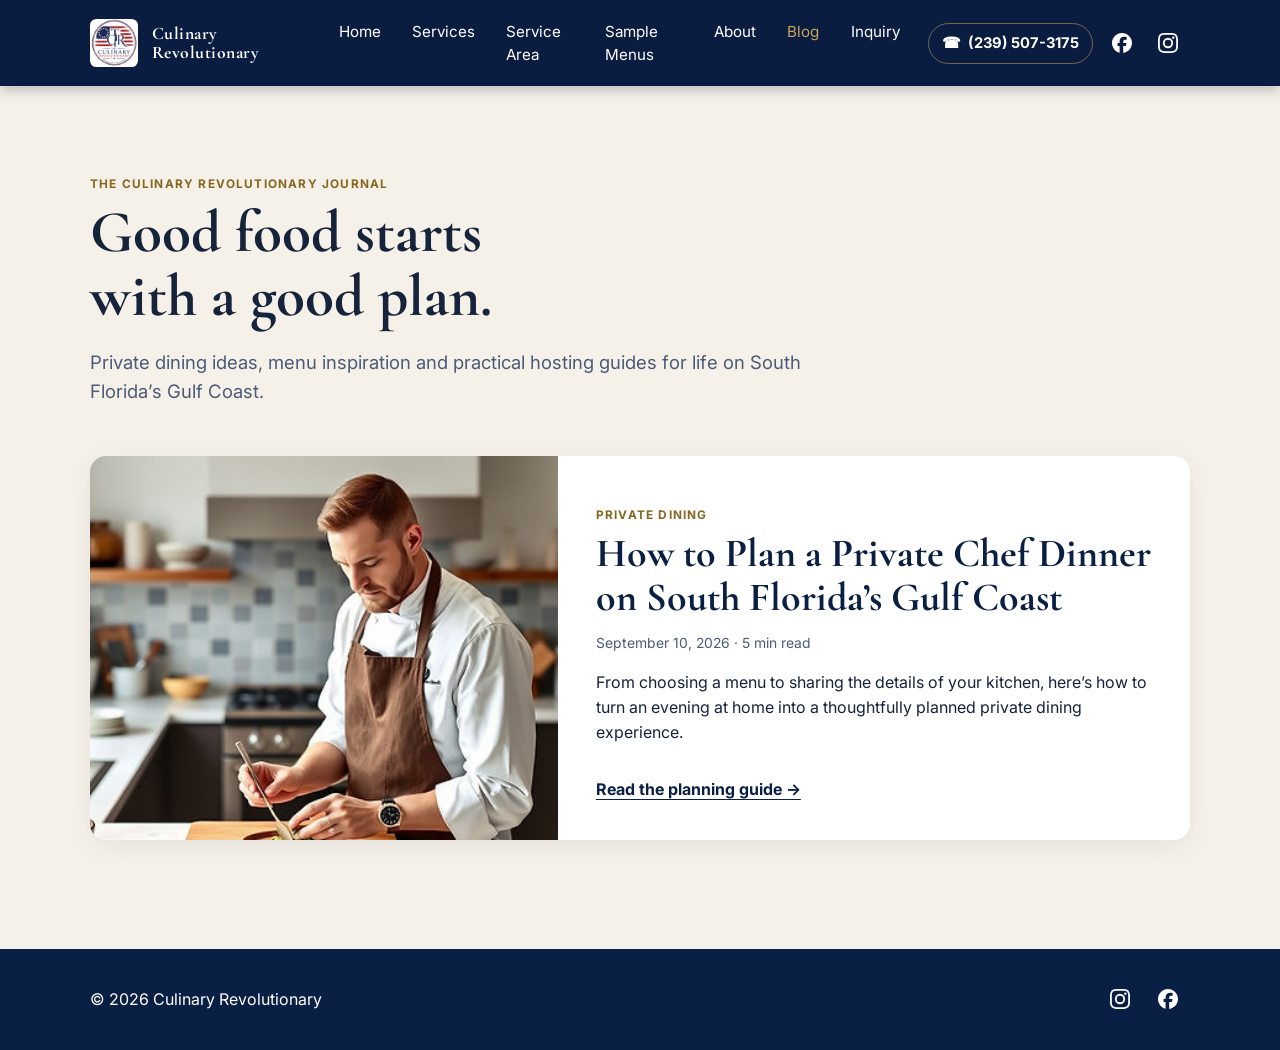
<file: blog/index.html>
<!doctype html>
<html lang="en"><head>
<meta charset="utf-8" /><meta name="viewport" content="width=device-width, initial-scale=1" />
<title>Private Chef &amp; Hosting Blog | Culinary Revolutionary</title><meta name="description" content="Explore private chef dinner planning, menu ideas and hosting tips from Culinary Revolutionary, serving South Florida’s Gulf Coast." />
<meta name="theme-color" content="#0a1f44" /><link rel="canonical" href="https://culinary-revolutionary.com/blog/" />
<meta property="og:type" content="website" />
<meta property="og:site_name" content="Culinary Revolutionary" /><meta property="og:title" content="Private Chef &amp; Hosting Blog | Culinary Revolutionary" />
<meta property="og:description" content="Explore private chef dinner planning, menu ideas and hosting tips from Culinary Revolutionary, serving South Florida’s Gulf Coast." /><meta property="og:url" content="https://culinary-revolutionary.com/blog/" />
<meta property="og:image" content="https://culinary-revolutionary.com/public/assets/service-private-chef.jpg" /><meta name="twitter:card" content="summary_large_image" />

<link rel="icon" href="/favicon.ico" sizes="any" /><link rel="apple-touch-icon" href="/public/assets/apple-touch-icon.png" />
<link rel="alternate" type="application/rss+xml" title="Culinary Revolutionary Blog" href="/blog/feed.xml" />
<link rel="preconnect" href="https://fonts.googleapis.com" /><link rel="preconnect" href="https://fonts.gstatic.com" crossorigin />
<link href="https://fonts.googleapis.com/css2?family=Cormorant+Garamond:wght@600;700&amp;family=Inter:wght@400;500;700&amp;display=swap" rel="stylesheet" />
<link rel="stylesheet" href="/styles.css?v=20260910-blog" />
<script type="application/ld+json">{"@context": "https://schema.org", "@type": "Blog", "@id": "https://culinary-revolutionary.com/blog/#blog", "url": "https://culinary-revolutionary.com/blog/", "name": "Culinary Revolutionary Blog", "description": "Private dining ideas, menus and hosting guides for South Florida’s Gulf Coast.", "blogPost": [{"@type": "BlogPosting", "headline": "How to Plan a Private Chef Dinner on South Florida’s Gulf Coast", "url": "https://culinary-revolutionary.com/blog/planning-private-chef-dinner-south-florida-gulf-coast/", "datePublished": "2026-09-10"}]}</script>
</head><body>
<a class="skip-link" href="#main">Skip to content</a>
  <!-- Icon sprite: referenced by <use> in the header and footer. -->
  <svg class="icon-sprite" aria-hidden="true" focusable="false" xmlns="http://www.w3.org/2000/svg">
    <symbol id="icon-facebook" viewBox="0 0 24 24">
      <path d="M9.101 23.691v-7.98H6.627v-3.667h2.474v-1.58c0-4.085 1.848-5.978 5.858-5.978.401 0 .955.042 1.468.103a8.68 8.68 0 0 1 1.141.195v3.325a8.623 8.623 0 0 0-.653-.036 26.805 26.805 0 0 0-.733-.009c-.707 0-1.259.096-1.675.309a1.686 1.686 0 0 0-.679.622c-.258.42-.374.995-.374 1.752v1.297h3.919l-.386 2.103-.287 1.564h-3.246v8.245C19.396 23.238 24 18.179 24 12.044c0-6.627-5.373-12-12-12s-12 5.373-12 12c0 5.628 3.874 10.35 9.101 11.647Z"/>
    </symbol>
    <symbol id="icon-instagram" viewBox="0 0 24 24">
      <path d="M12 2.163c3.204 0 3.584.012 4.85.07 3.252.148 4.771 1.691 4.919 4.919.058 1.265.069 1.645.069 4.849 0 3.205-.012 3.584-.069 4.849-.149 3.225-1.664 4.771-4.919 4.919-1.266.058-1.644.07-4.85.07-3.204 0-3.584-.012-4.849-.07-3.26-.149-4.771-1.699-4.919-4.92-.058-1.265-.07-1.644-.07-4.849 0-3.204.013-3.583.07-4.849.149-3.227 1.664-4.771 4.919-4.919 1.266-.057 1.645-.069 4.849-.069ZM12 0C8.741 0 8.333.014 7.053.072 2.695.272.273 2.69.073 7.052.014 8.333 0 8.741 0 12c0 3.259.014 3.668.072 4.948.2 4.358 2.618 6.78 6.98 6.98C8.333 23.986 8.741 24 12 24c3.259 0 3.668-.014 4.948-.072 4.354-.2 6.782-2.618 6.979-6.98.059-1.28.073-1.689.073-4.948 0-3.259-.014-3.667-.072-4.947-.196-4.354-2.617-6.78-6.979-6.98C15.668.014 15.259 0 12 0Zm0 5.838a6.162 6.162 0 1 0 0 12.324 6.162 6.162 0 0 0 0-12.324ZM12 16a4 4 0 1 1 0-8 4 4 0 0 1 0 8Zm6.406-11.845a1.44 1.44 0 1 0 0 2.881 1.44 1.44 0 0 0 0-2.881Z"/>
    </symbol>
  </svg>
  <header class="site-header">
    <div class="container nav-wrap">
      <a class="brand" href="/#home" aria-label="Culinary Revolutionary home">
        <img
          src="/public/assets/logo-256.png"
          alt="Culinary Revolutionary logo"
          width="48"
          height="48"
        />
        <span>Culinary Revolutionary</span>
      </a>
      <nav id="primary-nav" aria-label="Main navigation">
        <ul>
          <li><a href="/#home">Home</a></li>
          <li><a href="/#services">Services</a></li>
          <li><a href="/#service-area">Service Area</a></li>
          <li><a href="/menus.html">Sample Menus</a></li>
          <li><a href="/#about">About</a></li>
          <li><a href="/blog/" aria-current="page">Blog</a></li>
          <li><a href="/#inquiry">Inquiry</a></li>
        </ul>
      </nav>
      <div class="header-actions">
        <a class="header-call" href="tel:+12395073175">
          <span aria-hidden="true">&#9742;</span>
          <span class="header-call-text">(239) 507-3175</span>
        </a>
        <ul class="social-links" aria-label="Culinary Revolutionary on social media">
          <li>
            <a
              href="https://www.facebook.com/people/Culinary-Revolutionary/61590884438081/"
              target="_blank"
              rel="noopener noreferrer"
              aria-label="Culinary Revolutionary on Facebook"
              title="Facebook"
            >
              <svg aria-hidden="true" focusable="false"><use href="#icon-facebook" /></svg>
            </a>
          </li>
          <li>
            <a
              href="https://www.instagram.com/culinary_revolutionary_"
              target="_blank"
              rel="noopener noreferrer"
              aria-label="Culinary Revolutionary on Instagram"
              title="Instagram"
            >
              <svg aria-hidden="true" focusable="false"><use href="#icon-instagram" /></svg>
            </a>
          </li>
        </ul>
        <button
          id="menu-toggle"
          class="menu-toggle"
          type="button"
          aria-controls="primary-nav"
          aria-expanded="false"
        >
          Menu
        </button>
      </div>
    </div>
  </header>

<main id="main" tabindex="-1"><section class="section journal-intro"><div class="container"><p class="eyebrow">The Culinary Revolutionary journal</p><h1>Good food starts with a good plan.</h1><p class="article-lede">Private dining ideas, menu inspiration and practical hosting guides for life on South Florida’s Gulf Coast.</p></div></section><section class="section journal-list" aria-label="Latest articles"><div class="container"><article class="journal-card"><a class="journal-card-image" href="/blog/planning-private-chef-dinner-south-florida-gulf-coast/" tabindex="-1" aria-hidden="true"><img src="/public/assets/service-private-chef.jpg" alt="" width="465" height="311" loading="lazy" /></a><div class="journal-card-copy"><p class="eyebrow">Private dining</p><h2><a href="/blog/planning-private-chef-dinner-south-florida-gulf-coast/">How to Plan a Private Chef Dinner on South Florida’s Gulf Coast</a></h2><p class="journal-meta"><time datetime="2026-09-10">September 10, 2026</time> · 5 min read</p><p>From choosing a menu to sharing the details of your kitchen, here’s how to turn an evening at home into a thoughtfully planned private dining experience.</p><a class="text-link" href="/blog/planning-private-chef-dinner-south-florida-gulf-coast/">Read the planning guide <span aria-hidden="true">→</span></a></div></article></div></section></main>
  <footer class="site-footer">
    <div class="container footer-inner">
      <p>© 2026 Culinary Revolutionary</p>
      <ul class="social-links footer-social" aria-label="Culinary Revolutionary on social media">
        <li>
          <a
            href="https://www.instagram.com/culinary_revolutionary_"
            target="_blank"
            rel="noopener noreferrer"
            aria-label="Culinary Revolutionary on Instagram"
            title="Instagram"
          >
            <svg aria-hidden="true" focusable="false"><use href="#icon-instagram" /></svg>
          </a>
        </li>
        <li>
          <a
            href="https://www.facebook.com/people/Culinary-Revolutionary/61590884438081/"
            target="_blank"
            rel="noopener noreferrer"
            aria-label="Culinary Revolutionary on Facebook"
            title="Facebook"
          >
            <svg aria-hidden="true" focusable="false"><use href="#icon-facebook" /></svg>
          </a>
        </li>
      </ul>
    </div>
  </footer>
<script src="/script.js?v=20260910-blog"></script>
</body></html>
</file>
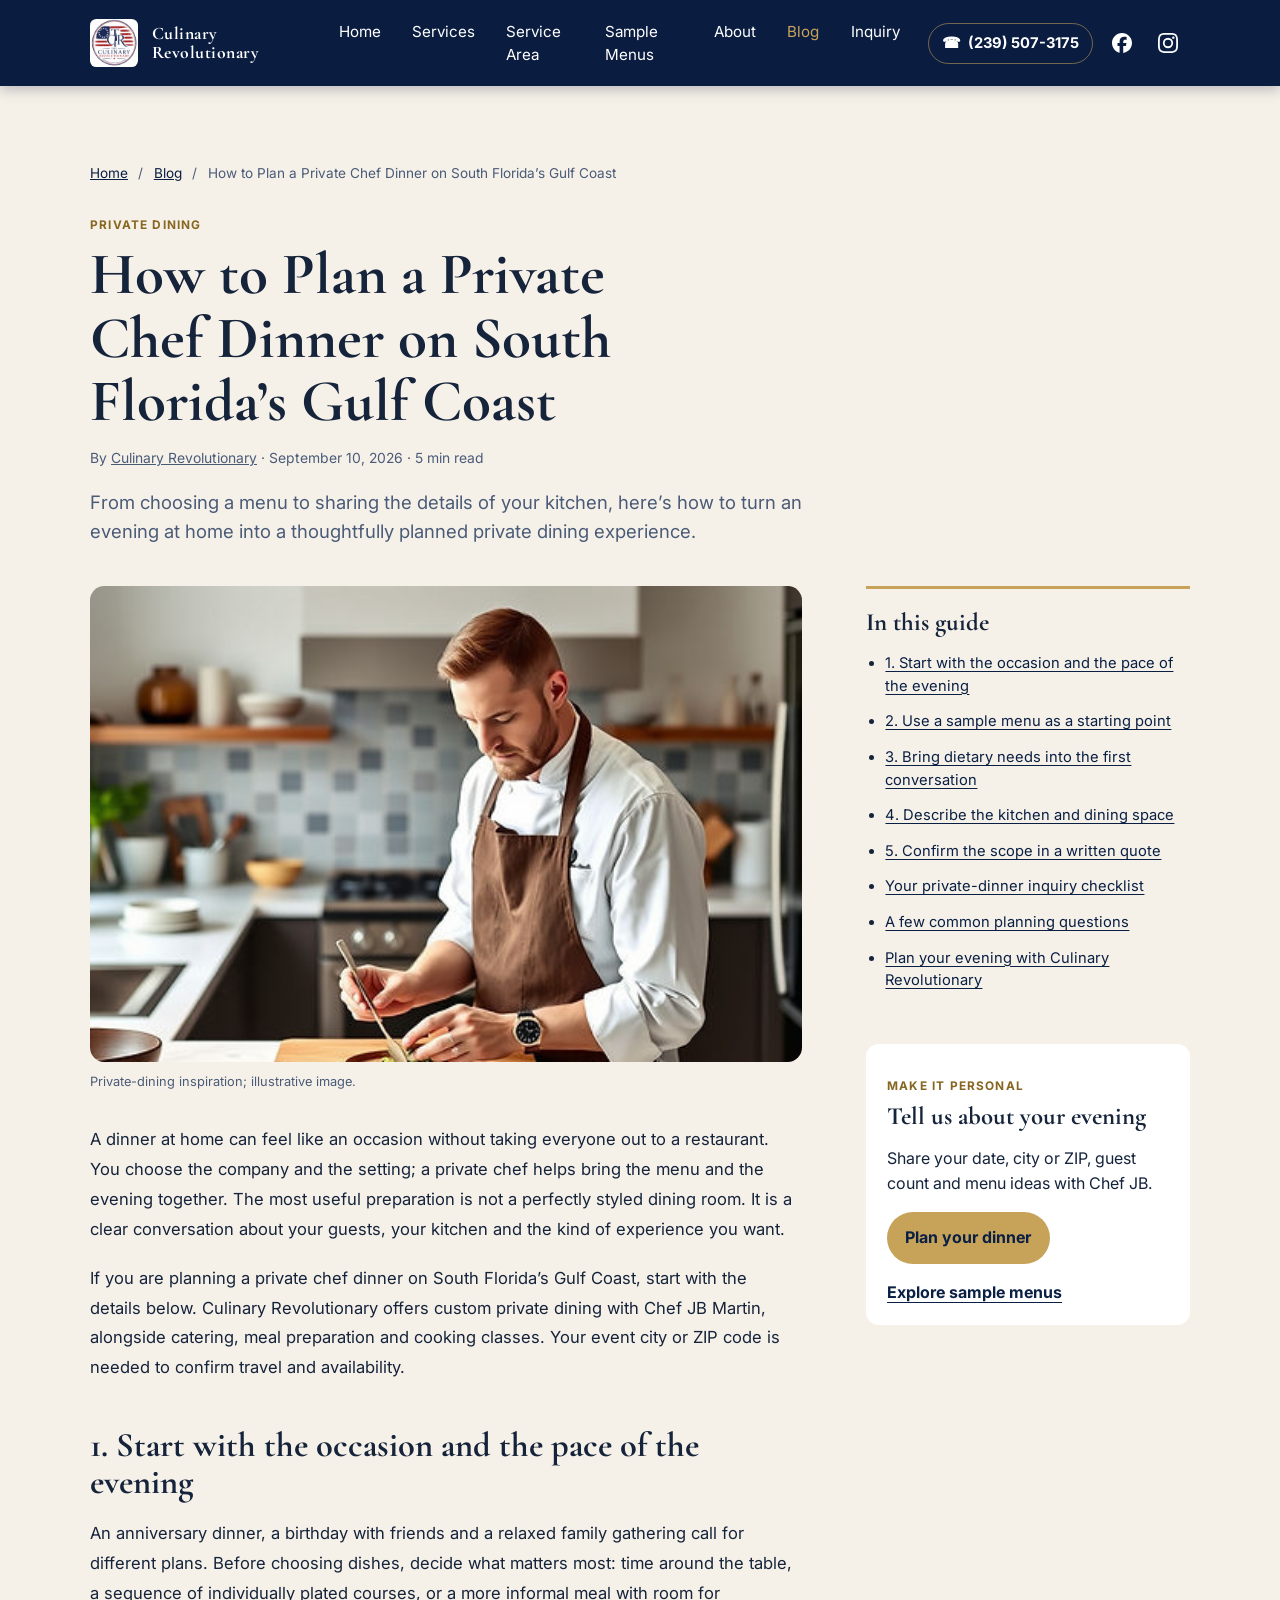
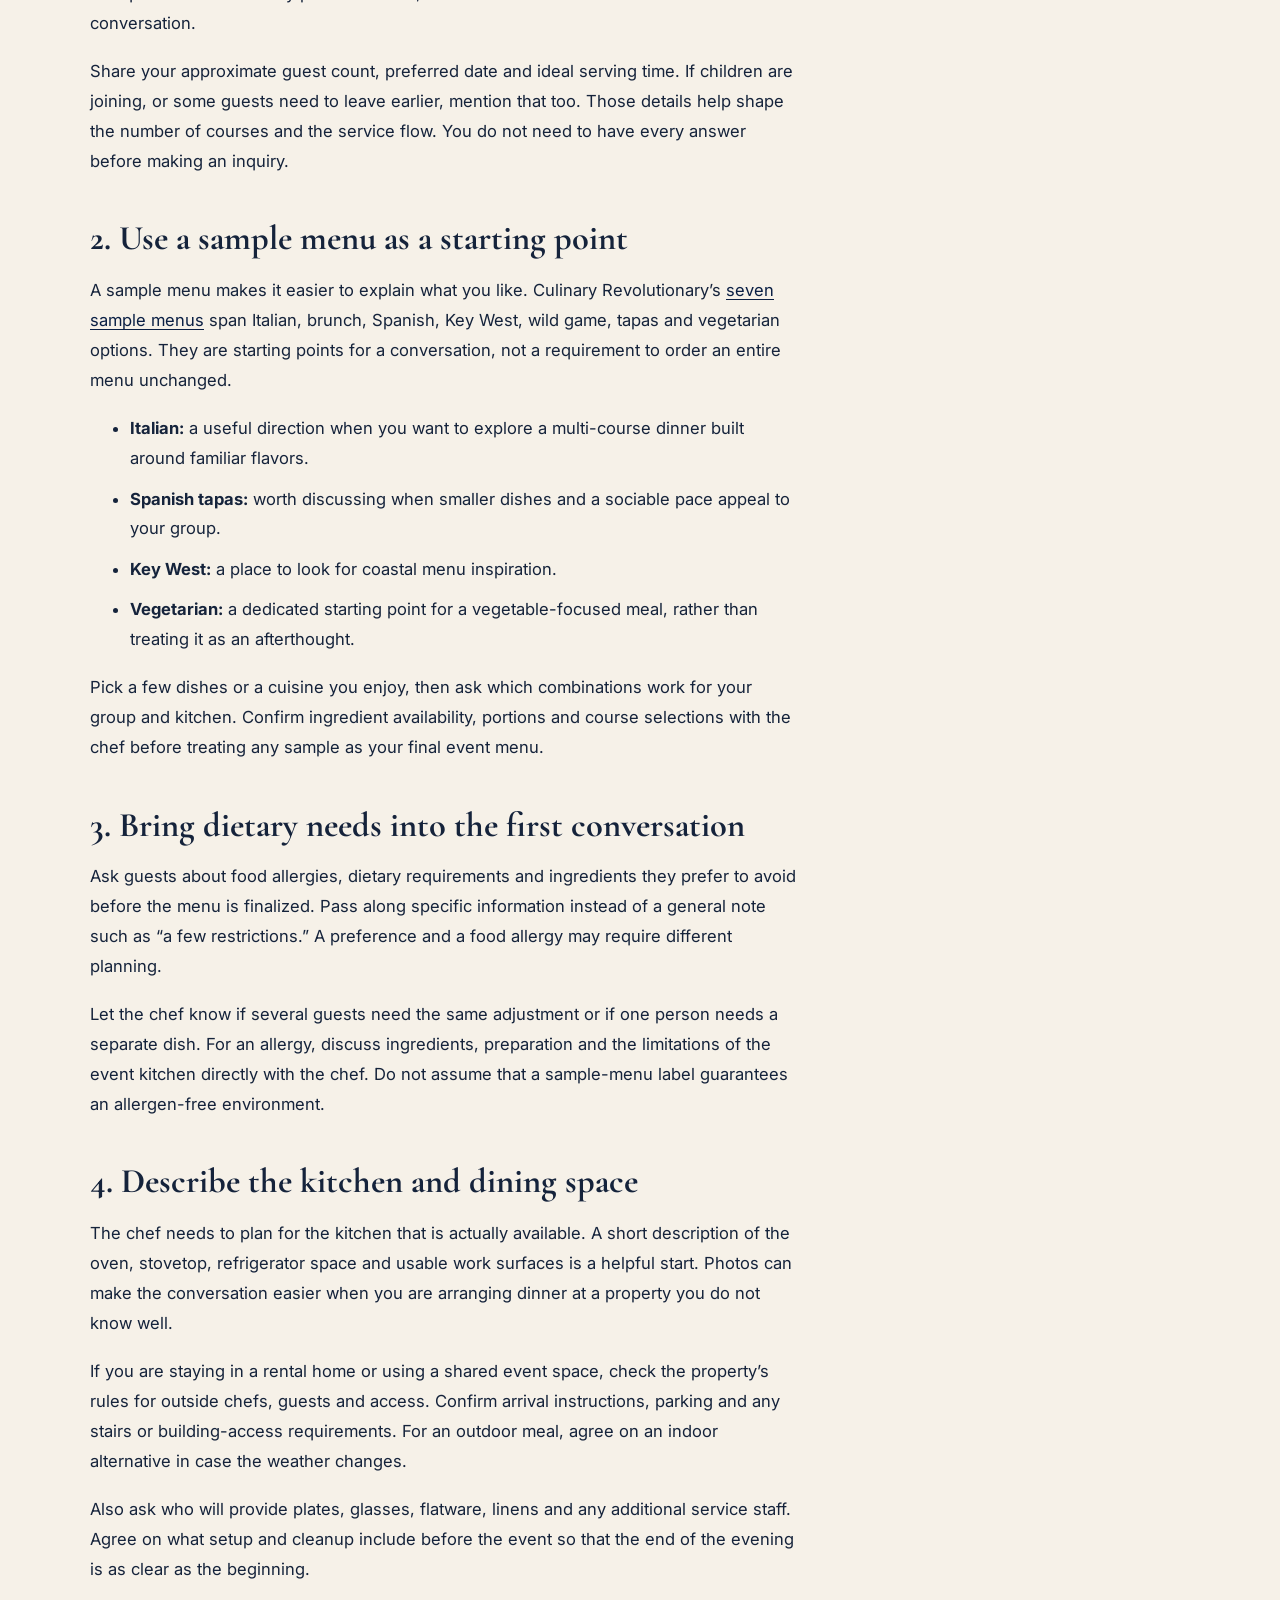
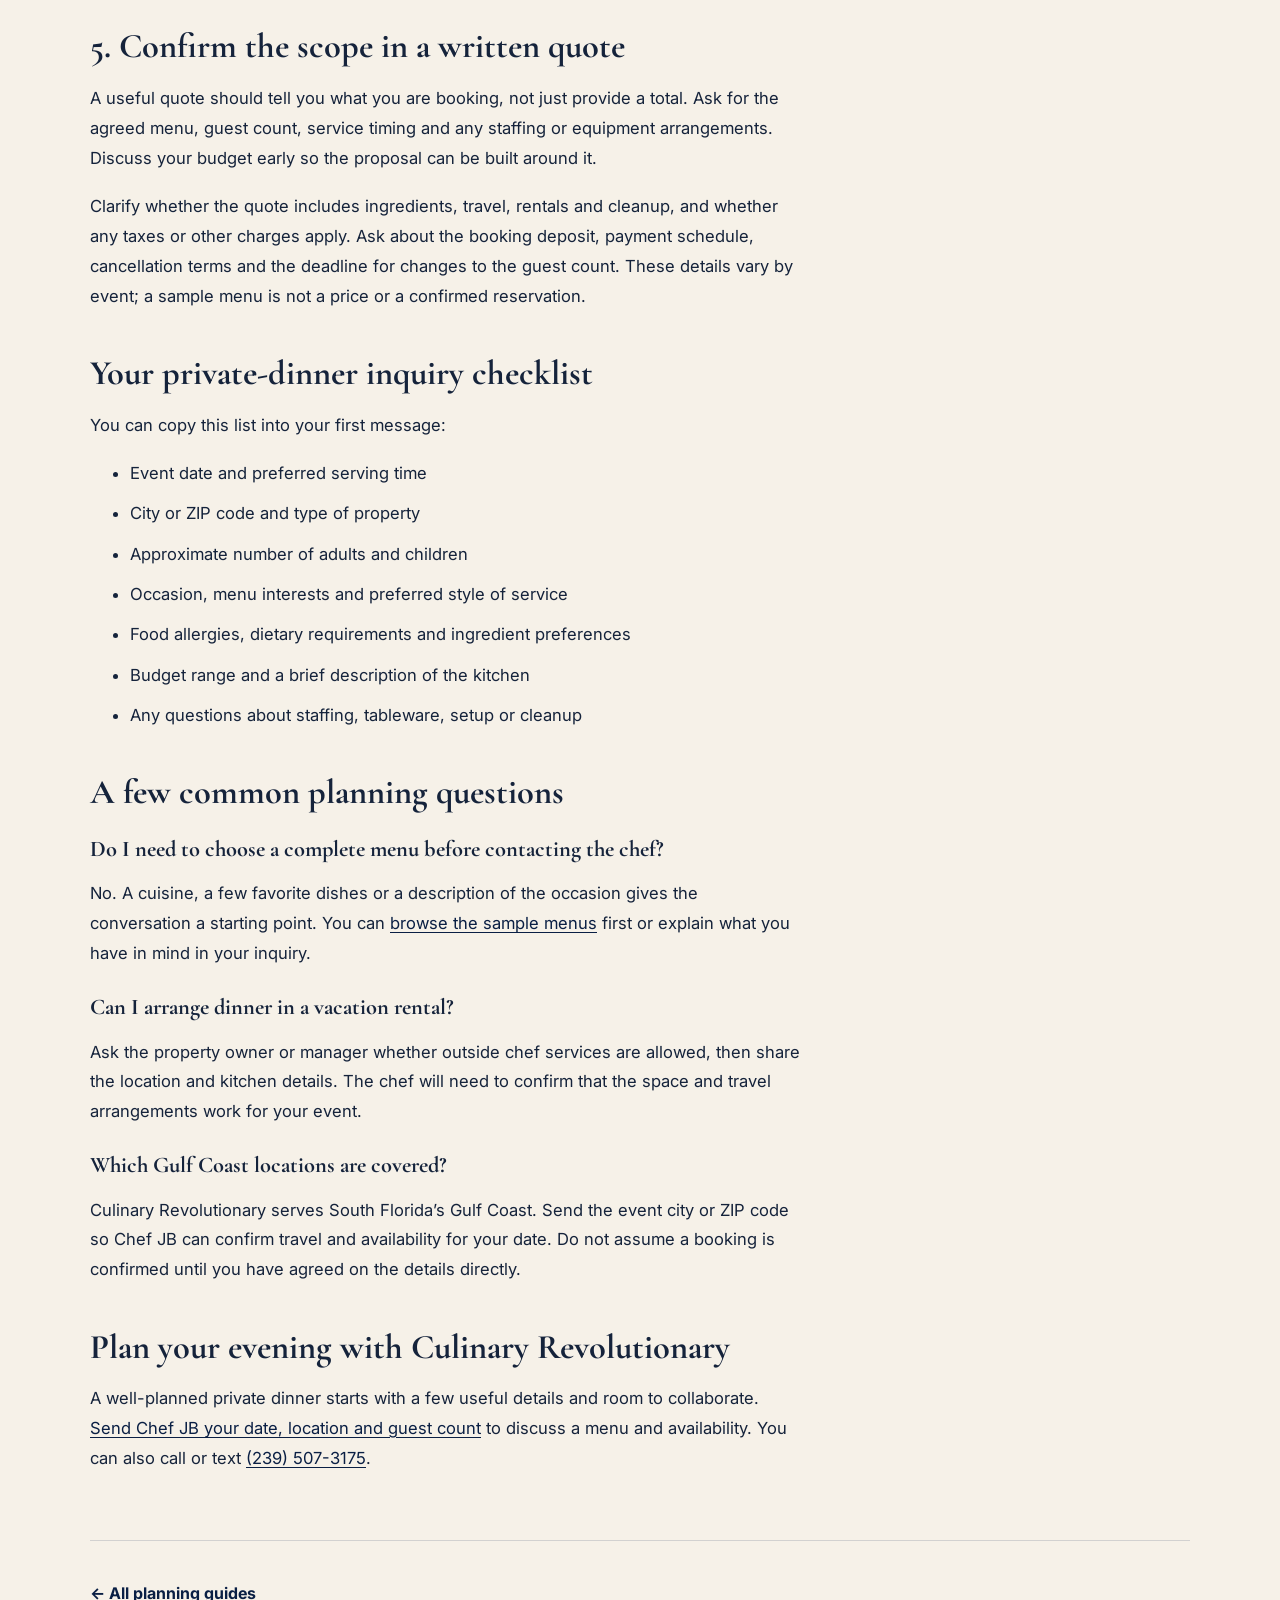
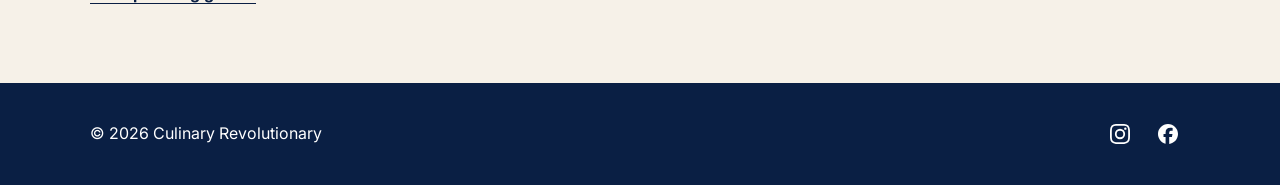
<file: blog/planning-private-chef-dinner-south-florida-gulf-coast/index.html>
<!doctype html>
<html lang="en"><head>
<meta charset="utf-8" /><meta name="viewport" content="width=device-width, initial-scale=1" />
<title>Private Chef Dinner Planning | South Florida Gulf Coast</title><meta name="description" content="Planning a private chef dinner on South Florida’s Gulf Coast? Explore menu ideas, kitchen preparation and a practical booking checklist with Culinary Revolutionary." />
<meta name="theme-color" content="#0a1f44" /><link rel="canonical" href="https://culinary-revolutionary.com/blog/planning-private-chef-dinner-south-florida-gulf-coast/" />
<meta property="og:type" content="article" />
<meta property="og:site_name" content="Culinary Revolutionary" /><meta property="og:title" content="Private Chef Dinner Planning | South Florida Gulf Coast" />
<meta property="og:description" content="Planning a private chef dinner on South Florida’s Gulf Coast? Explore menu ideas, kitchen preparation and a practical booking checklist with Culinary Revolutionary." /><meta property="og:url" content="https://culinary-revolutionary.com/blog/planning-private-chef-dinner-south-florida-gulf-coast/" />
<meta property="og:image" content="https://culinary-revolutionary.com/public/assets/service-private-chef.jpg" /><meta name="twitter:card" content="summary_large_image" />
<meta property="article:published_time" content="2026-09-10" />
<meta property="article:modified_time" content="2026-09-10" />
<link rel="icon" href="/favicon.ico" sizes="any" /><link rel="apple-touch-icon" href="/public/assets/apple-touch-icon.png" />
<link rel="alternate" type="application/rss+xml" title="Culinary Revolutionary Blog" href="/blog/feed.xml" />
<link rel="preconnect" href="https://fonts.googleapis.com" /><link rel="preconnect" href="https://fonts.gstatic.com" crossorigin />
<link href="https://fonts.googleapis.com/css2?family=Cormorant+Garamond:wght@600;700&amp;family=Inter:wght@400;500;700&amp;display=swap" rel="stylesheet" />
<link rel="stylesheet" href="/styles.css?v=20260910-blog" />
<script type="application/ld+json">{"@context": "https://schema.org", "@graph": [{"@type": "BlogPosting", "@id": "https://culinary-revolutionary.com/blog/planning-private-chef-dinner-south-florida-gulf-coast/#article", "headline": "How to Plan a Private Chef Dinner on South Florida’s Gulf Coast", "description": "Planning a private chef dinner on South Florida’s Gulf Coast? Explore menu ideas, kitchen preparation and a practical booking checklist with Culinary Revolutionary.", "url": "https://culinary-revolutionary.com/blog/planning-private-chef-dinner-south-florida-gulf-coast/", "mainEntityOfPage": "https://culinary-revolutionary.com/blog/planning-private-chef-dinner-south-florida-gulf-coast/", "datePublished": "2026-09-10", "dateModified": "2026-09-10", "image": ["https://culinary-revolutionary.com/public/assets/service-private-chef.jpg"], "author": {"@type": "Organization", "name": "Culinary Revolutionary", "url": "https://culinary-revolutionary.com/#about"}, "publisher": {"@type": "Organization", "name": "Culinary Revolutionary", "url": "https://culinary-revolutionary.com/", "logo": {"@type": "ImageObject", "url": "https://culinary-revolutionary.com/public/assets/logo-256.png"}}, "inLanguage": "en-US", "isPartOf": {"@id": "https://culinary-revolutionary.com/blog/#blog"}}, {"@type": "BreadcrumbList", "itemListElement": [{"@type": "ListItem", "position": 1, "name": "Home", "item": "https://culinary-revolutionary.com/"}, {"@type": "ListItem", "position": 2, "name": "Blog", "item": "https://culinary-revolutionary.com/blog/"}, {"@type": "ListItem", "position": 3, "name": "How to Plan a Private Chef Dinner on South Florida’s Gulf Coast", "item": "https://culinary-revolutionary.com/blog/planning-private-chef-dinner-south-florida-gulf-coast/"}]}]}</script>
</head><body>
<a class="skip-link" href="#main">Skip to content</a>
  <!-- Icon sprite: referenced by <use> in the header and footer. -->
  <svg class="icon-sprite" aria-hidden="true" focusable="false" xmlns="http://www.w3.org/2000/svg">
    <symbol id="icon-facebook" viewBox="0 0 24 24">
      <path d="M9.101 23.691v-7.98H6.627v-3.667h2.474v-1.58c0-4.085 1.848-5.978 5.858-5.978.401 0 .955.042 1.468.103a8.68 8.68 0 0 1 1.141.195v3.325a8.623 8.623 0 0 0-.653-.036 26.805 26.805 0 0 0-.733-.009c-.707 0-1.259.096-1.675.309a1.686 1.686 0 0 0-.679.622c-.258.42-.374.995-.374 1.752v1.297h3.919l-.386 2.103-.287 1.564h-3.246v8.245C19.396 23.238 24 18.179 24 12.044c0-6.627-5.373-12-12-12s-12 5.373-12 12c0 5.628 3.874 10.35 9.101 11.647Z"/>
    </symbol>
    <symbol id="icon-instagram" viewBox="0 0 24 24">
      <path d="M12 2.163c3.204 0 3.584.012 4.85.07 3.252.148 4.771 1.691 4.919 4.919.058 1.265.069 1.645.069 4.849 0 3.205-.012 3.584-.069 4.849-.149 3.225-1.664 4.771-4.919 4.919-1.266.058-1.644.07-4.85.07-3.204 0-3.584-.012-4.849-.07-3.26-.149-4.771-1.699-4.919-4.92-.058-1.265-.07-1.644-.07-4.849 0-3.204.013-3.583.07-4.849.149-3.227 1.664-4.771 4.919-4.919 1.266-.057 1.645-.069 4.849-.069ZM12 0C8.741 0 8.333.014 7.053.072 2.695.272.273 2.69.073 7.052.014 8.333 0 8.741 0 12c0 3.259.014 3.668.072 4.948.2 4.358 2.618 6.78 6.98 6.98C8.333 23.986 8.741 24 12 24c3.259 0 3.668-.014 4.948-.072 4.354-.2 6.782-2.618 6.979-6.98.059-1.28.073-1.689.073-4.948 0-3.259-.014-3.667-.072-4.947-.196-4.354-2.617-6.78-6.979-6.98C15.668.014 15.259 0 12 0Zm0 5.838a6.162 6.162 0 1 0 0 12.324 6.162 6.162 0 0 0 0-12.324ZM12 16a4 4 0 1 1 0-8 4 4 0 0 1 0 8Zm6.406-11.845a1.44 1.44 0 1 0 0 2.881 1.44 1.44 0 0 0 0-2.881Z"/>
    </symbol>
  </svg>
  <header class="site-header">
    <div class="container nav-wrap">
      <a class="brand" href="/#home" aria-label="Culinary Revolutionary home">
        <img
          src="/public/assets/logo-256.png"
          alt="Culinary Revolutionary logo"
          width="48"
          height="48"
        />
        <span>Culinary Revolutionary</span>
      </a>
      <nav id="primary-nav" aria-label="Main navigation">
        <ul>
          <li><a href="/#home">Home</a></li>
          <li><a href="/#services">Services</a></li>
          <li><a href="/#service-area">Service Area</a></li>
          <li><a href="/menus.html">Sample Menus</a></li>
          <li><a href="/#about">About</a></li>
          <li><a href="/blog/" aria-current="page">Blog</a></li>
          <li><a href="/#inquiry">Inquiry</a></li>
        </ul>
      </nav>
      <div class="header-actions">
        <a class="header-call" href="tel:+12395073175">
          <span aria-hidden="true">&#9742;</span>
          <span class="header-call-text">(239) 507-3175</span>
        </a>
        <ul class="social-links" aria-label="Culinary Revolutionary on social media">
          <li>
            <a
              href="https://www.facebook.com/people/Culinary-Revolutionary/61590884438081/"
              target="_blank"
              rel="noopener noreferrer"
              aria-label="Culinary Revolutionary on Facebook"
              title="Facebook"
            >
              <svg aria-hidden="true" focusable="false"><use href="#icon-facebook" /></svg>
            </a>
          </li>
          <li>
            <a
              href="https://www.instagram.com/culinary_revolutionary_"
              target="_blank"
              rel="noopener noreferrer"
              aria-label="Culinary Revolutionary on Instagram"
              title="Instagram"
            >
              <svg aria-hidden="true" focusable="false"><use href="#icon-instagram" /></svg>
            </a>
          </li>
        </ul>
        <button
          id="menu-toggle"
          class="menu-toggle"
          type="button"
          aria-controls="primary-nav"
          aria-expanded="false"
        >
          Menu
        </button>
      </div>
    </div>
  </header>

<main id="main" tabindex="-1"><article class="section journal-article"><div class="container"><nav class="breadcrumbs" aria-label="Breadcrumb"><a href="/">Home</a><span aria-hidden="true">/</span><a href="/blog/">Blog</a><span aria-hidden="true">/</span><span>How to Plan a Private Chef Dinner on South Florida’s Gulf Coast</span></nav><header class="article-heading"><p class="eyebrow">Private dining</p><h1>How to Plan a Private Chef Dinner on South Florida’s Gulf Coast</h1><p class="journal-meta">By <a href="/#about">Culinary Revolutionary</a> · <time datetime="2026-09-10">September 10, 2026</time> · 5 min read</p><p class="article-lede">From choosing a menu to sharing the details of your kitchen, here’s how to turn an evening at home into a thoughtfully planned private dining experience.</p></header><div class="article-layout"><div class="article-body"><figure class="article-image"><img src="/public/assets/service-private-chef.jpg" alt="A chef preparing food at a kitchen counter" width="465" height="311" fetchpriority="high" /><figcaption>Private-dining inspiration; illustrative image.</figcaption></figure><p>A dinner at home can feel like an occasion without taking everyone out to a restaurant. You choose the company and the setting; a private chef helps bring the menu and the evening together. The most useful preparation is not a perfectly styled dining room. It is a clear conversation about your guests, your kitchen and the kind of experience you want.</p>
<p>If you are planning a private chef dinner on South Florida’s Gulf Coast, start with the details below. Culinary Revolutionary offers custom private dining with Chef JB Martin, alongside catering, meal preparation and cooking classes. Your event city or ZIP code is needed to confirm travel and availability.</p>

<h2 id="occasion">1. Start with the occasion and the pace of the evening</h2>
<p>An anniversary dinner, a birthday with friends and a relaxed family gathering call for different plans. Before choosing dishes, decide what matters most: time around the table, a sequence of individually plated courses, or a more informal meal with room for conversation.</p>
<p>Share your approximate guest count, preferred date and ideal serving time. If children are joining, or some guests need to leave earlier, mention that too. Those details help shape the number of courses and the service flow. You do not need to have every answer before making an inquiry.</p>

<h2 id="menu">2. Use a sample menu as a starting point</h2>
<p>A sample menu makes it easier to explain what you like. Culinary Revolutionary’s <a href="/menus.html">seven sample menus</a> span Italian, brunch, Spanish, Key West, wild game, tapas and vegetarian options. They are starting points for a conversation, not a requirement to order an entire menu unchanged.</p>
<ul>
  <li><strong>Italian:</strong> a useful direction when you want to explore a multi-course dinner built around familiar flavors.</li>
  <li><strong>Spanish tapas:</strong> worth discussing when smaller dishes and a sociable pace appeal to your group.</li>
  <li><strong>Key West:</strong> a place to look for coastal menu inspiration.</li>
  <li><strong>Vegetarian:</strong> a dedicated starting point for a vegetable-focused meal, rather than treating it as an afterthought.</li>
</ul>
<p>Pick a few dishes or a cuisine you enjoy, then ask which combinations work for your group and kitchen. Confirm ingredient availability, portions and course selections with the chef before treating any sample as your final event menu.</p>

<h2 id="dietary-needs">3. Bring dietary needs into the first conversation</h2>
<p>Ask guests about food allergies, dietary requirements and ingredients they prefer to avoid before the menu is finalized. Pass along specific information instead of a general note such as “a few restrictions.” A preference and a food allergy may require different planning.</p>
<p>Let the chef know if several guests need the same adjustment or if one person needs a separate dish. For an allergy, discuss ingredients, preparation and the limitations of the event kitchen directly with the chef. Do not assume that a sample-menu label guarantees an allergen-free environment.</p>

<h2 id="kitchen">4. Describe the kitchen and dining space</h2>
<p>The chef needs to plan for the kitchen that is actually available. A short description of the oven, stovetop, refrigerator space and usable work surfaces is a helpful start. Photos can make the conversation easier when you are arranging dinner at a property you do not know well.</p>
<p>If you are staying in a rental home or using a shared event space, check the property’s rules for outside chefs, guests and access. Confirm arrival instructions, parking and any stairs or building-access requirements. For an outdoor meal, agree on an indoor alternative in case the weather changes.</p>
<p>Also ask who will provide plates, glasses, flatware, linens and any additional service staff. Agree on what setup and cleanup include before the event so that the end of the evening is as clear as the beginning.</p>

<h2 id="quote">5. Confirm the scope in a written quote</h2>
<p>A useful quote should tell you what you are booking, not just provide a total. Ask for the agreed menu, guest count, service timing and any staffing or equipment arrangements. Discuss your budget early so the proposal can be built around it.</p>
<p>Clarify whether the quote includes ingredients, travel, rentals and cleanup, and whether any taxes or other charges apply. Ask about the booking deposit, payment schedule, cancellation terms and the deadline for changes to the guest count. These details vary by event; a sample menu is not a price or a confirmed reservation.</p>

<h2 id="checklist">Your private-dinner inquiry checklist</h2>
<p>You can copy this list into your first message:</p>
<ul class="planning-checklist">
  <li>Event date and preferred serving time</li>
  <li>City or ZIP code and type of property</li>
  <li>Approximate number of adults and children</li>
  <li>Occasion, menu interests and preferred style of service</li>
  <li>Food allergies, dietary requirements and ingredient preferences</li>
  <li>Budget range and a brief description of the kitchen</li>
  <li>Any questions about staffing, tableware, setup or cleanup</li>
</ul>

<h2 id="questions">A few common planning questions</h2>
<h3>Do I need to choose a complete menu before contacting the chef?</h3>
<p>No. A cuisine, a few favorite dishes or a description of the occasion gives the conversation a starting point. You can <a href="/menus.html">browse the sample menus</a> first or explain what you have in mind in your inquiry.</p>
<h3>Can I arrange dinner in a vacation rental?</h3>
<p>Ask the property owner or manager whether outside chef services are allowed, then share the location and kitchen details. The chef will need to confirm that the space and travel arrangements work for your event.</p>
<h3>Which Gulf Coast locations are covered?</h3>
<p>Culinary Revolutionary serves South Florida’s Gulf Coast. Send the event city or ZIP code so Chef JB can confirm travel and availability for your date. Do not assume a booking is confirmed until you have agreed on the details directly.</p>

<h2 id="next-step">Plan your evening with Culinary Revolutionary</h2>
<p>A well-planned private dinner starts with a few useful details and room to collaborate. <a href="/#inquiry">Send Chef JB your date, location and guest count</a> to discuss a menu and availability. You can also call or text <a href="tel:+12395073175">(239) 507-3175</a>.</p>
</div><aside><nav class="article-contents" aria-label="In this guide"><h2>In this guide</h2><ul><li><a href="#occasion">1. Start with the occasion and the pace of the evening</a></li><li><a href="#menu">2. Use a sample menu as a starting point</a></li><li><a href="#dietary-needs">3. Bring dietary needs into the first conversation</a></li><li><a href="#kitchen">4. Describe the kitchen and dining space</a></li><li><a href="#quote">5. Confirm the scope in a written quote</a></li><li><a href="#checklist">Your private-dinner inquiry checklist</a></li><li><a href="#questions">A few common planning questions</a></li><li><a href="#next-step">Plan your evening with Culinary Revolutionary</a></li></ul></nav><div class="article-aside-cta"><p class="eyebrow">Make it personal</p><h2>Tell us about your evening</h2><p>Share your date, city or ZIP, guest count and menu ideas with Chef JB.</p><a class="button primary" href="/#inquiry">Plan your dinner</a><a class="text-link" href="/menus.html">Explore sample menus</a></div></aside></div><div class="article-bottom"><a class="text-link" href="/blog/">← All planning guides</a></div></div></article></main>
  <footer class="site-footer">
    <div class="container footer-inner">
      <p>© 2026 Culinary Revolutionary</p>
      <ul class="social-links footer-social" aria-label="Culinary Revolutionary on social media">
        <li>
          <a
            href="https://www.instagram.com/culinary_revolutionary_"
            target="_blank"
            rel="noopener noreferrer"
            aria-label="Culinary Revolutionary on Instagram"
            title="Instagram"
          >
            <svg aria-hidden="true" focusable="false"><use href="#icon-instagram" /></svg>
          </a>
        </li>
        <li>
          <a
            href="https://www.facebook.com/people/Culinary-Revolutionary/61590884438081/"
            target="_blank"
            rel="noopener noreferrer"
            aria-label="Culinary Revolutionary on Facebook"
            title="Facebook"
          >
            <svg aria-hidden="true" focusable="false"><use href="#icon-facebook" /></svg>
          </a>
        </li>
      </ul>
    </div>
  </footer>
<script src="/script.js?v=20260910-blog"></script>
</body></html>
</file>
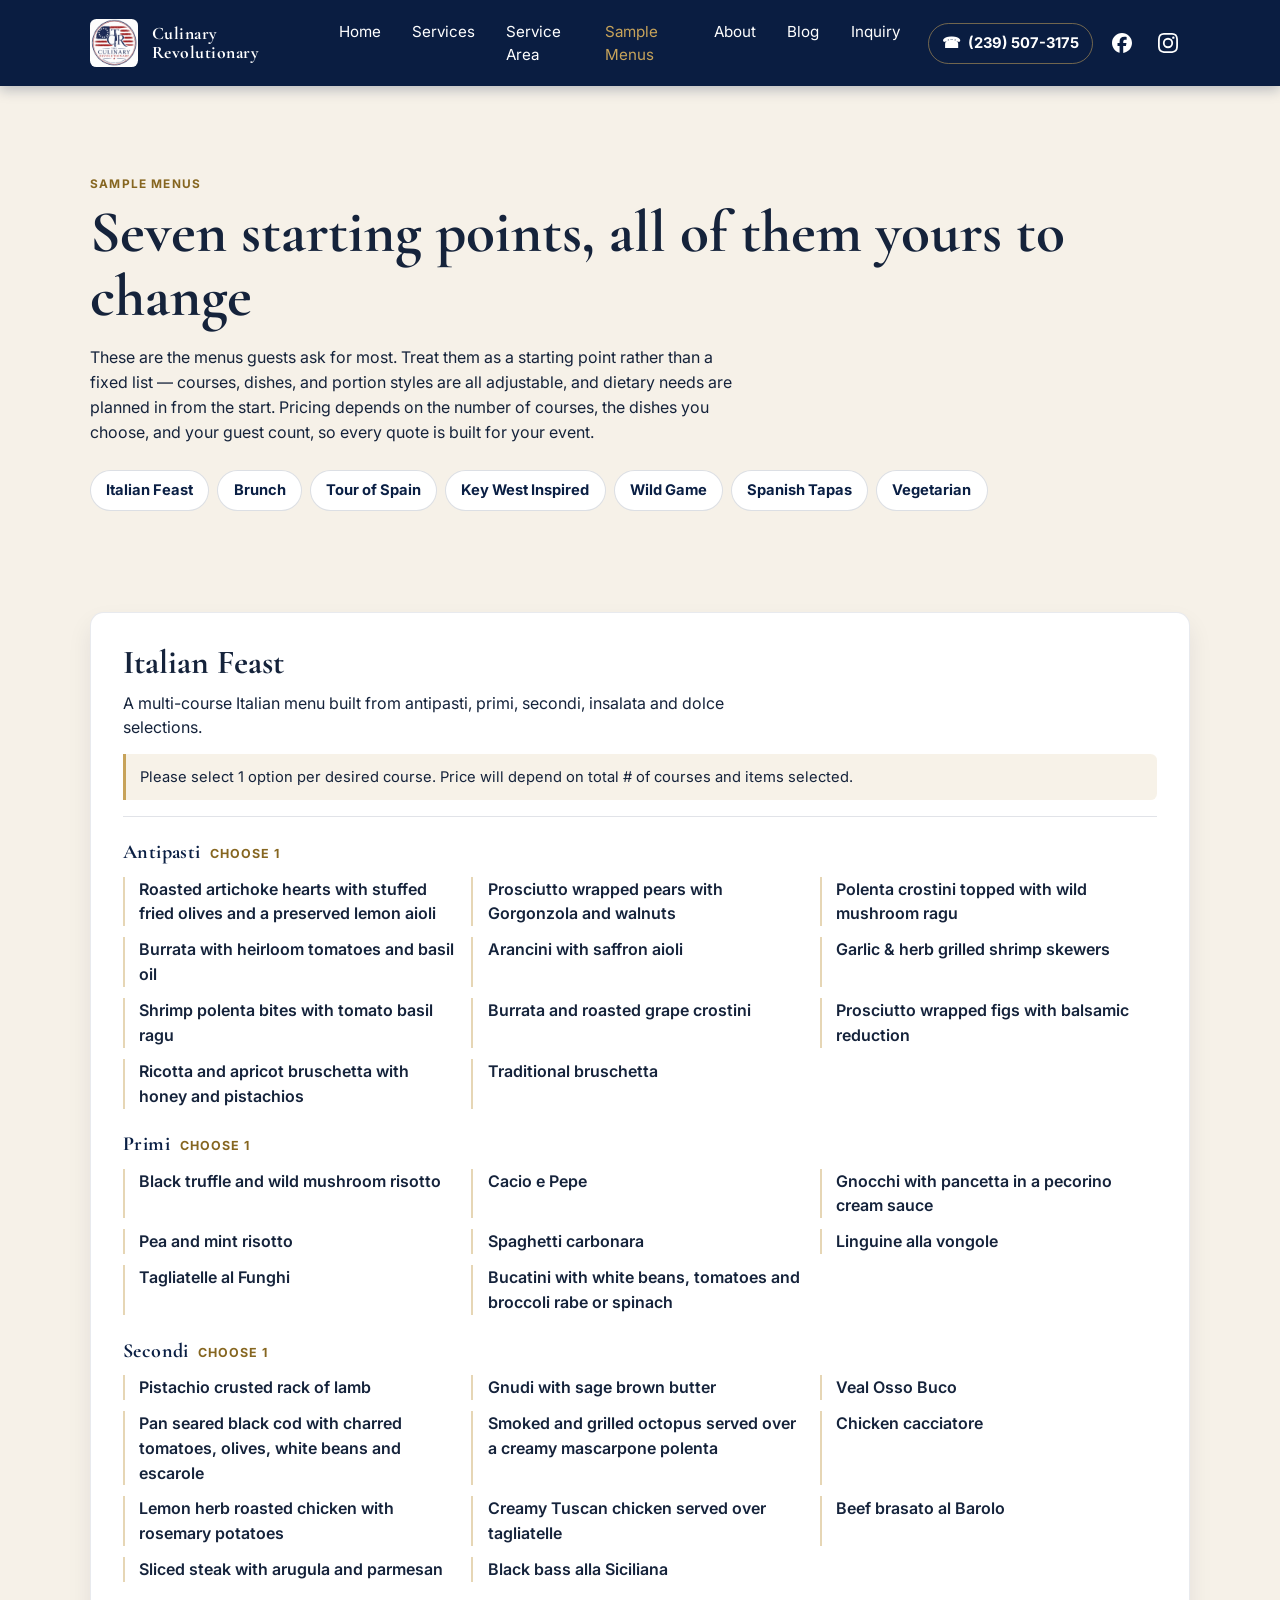
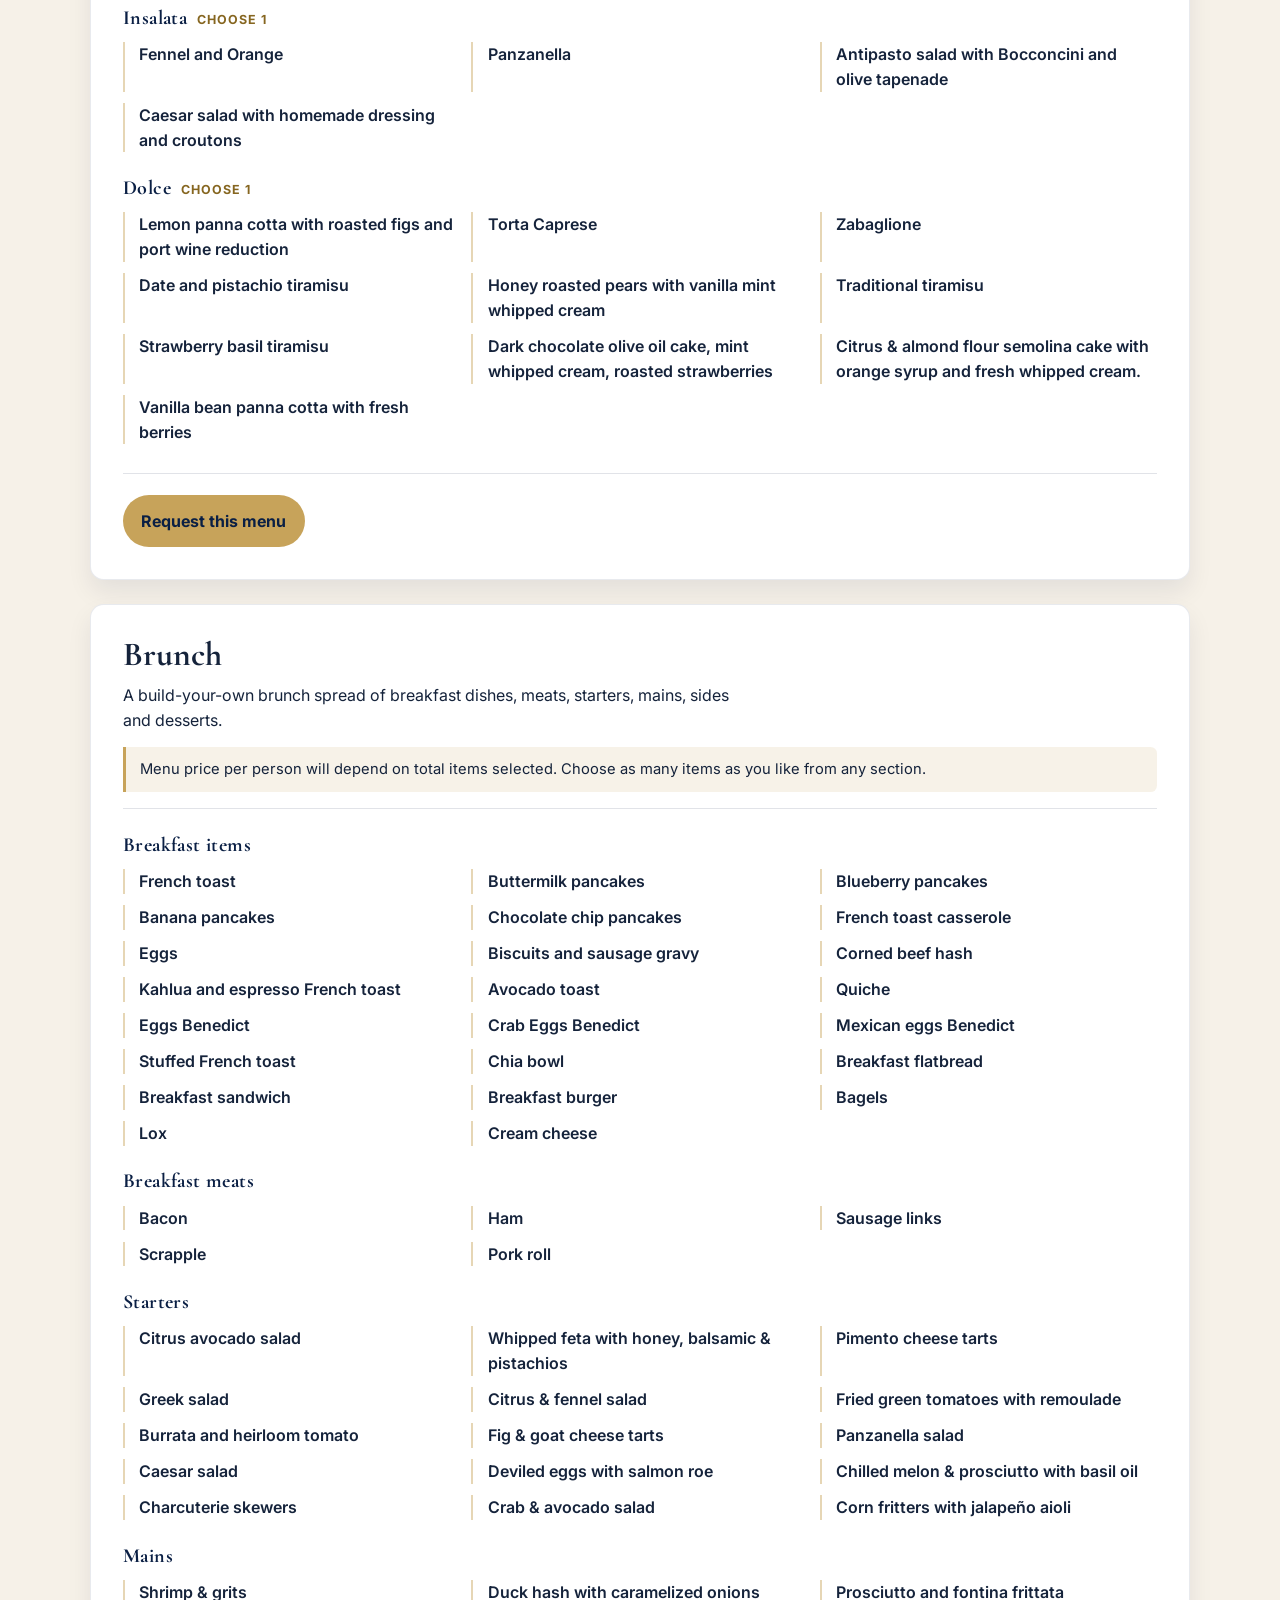
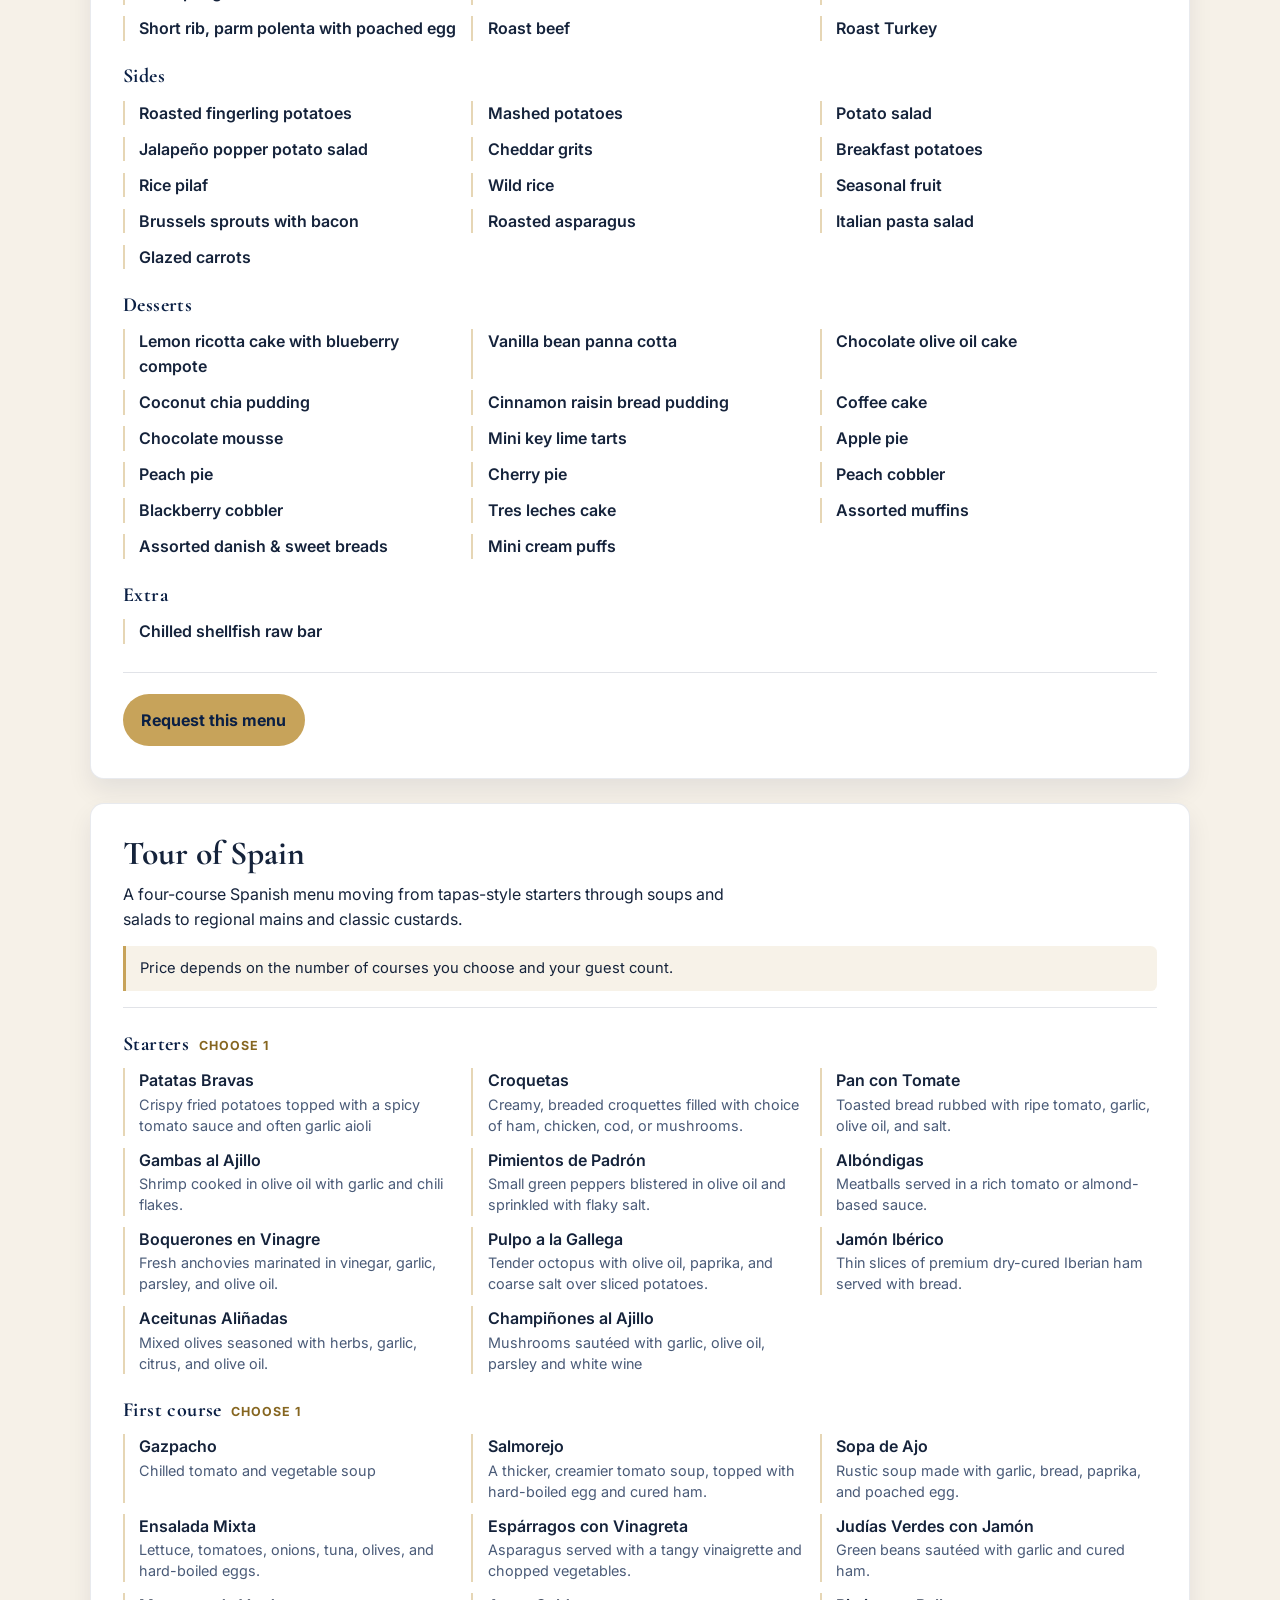
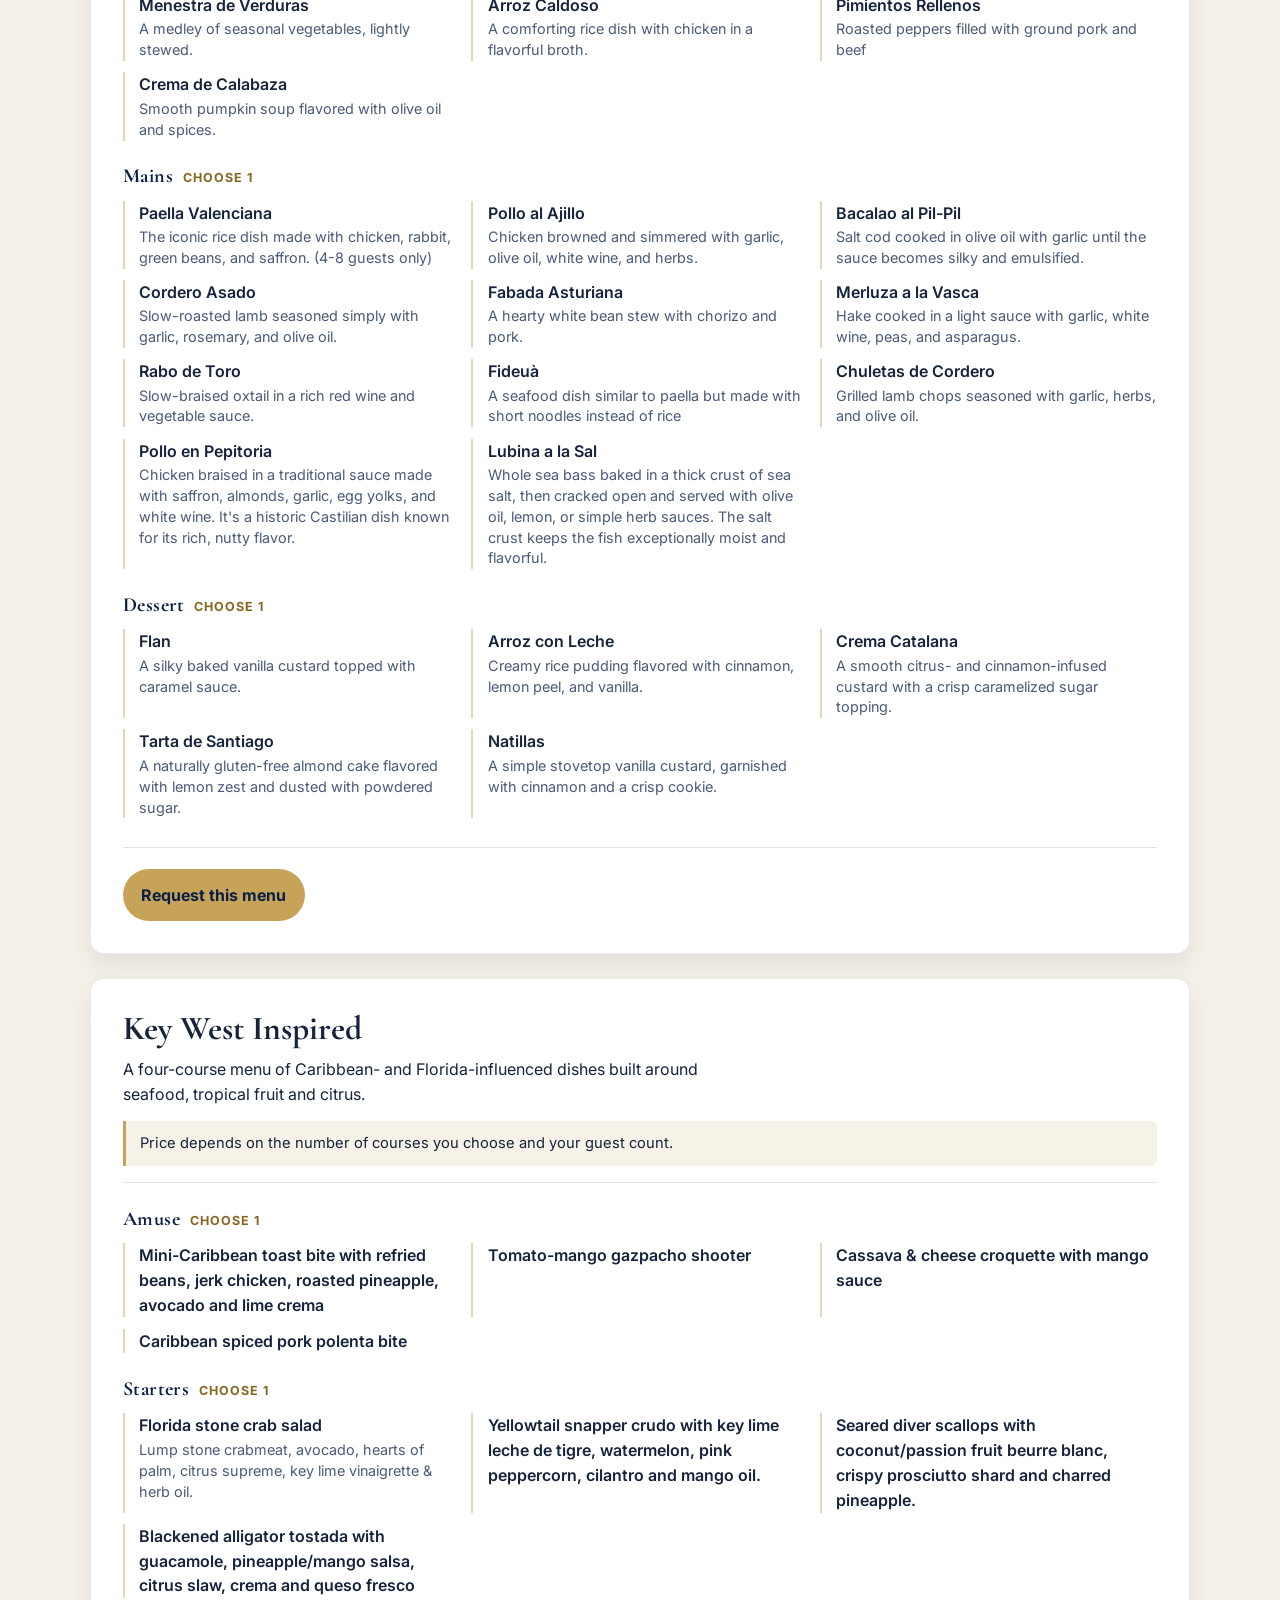
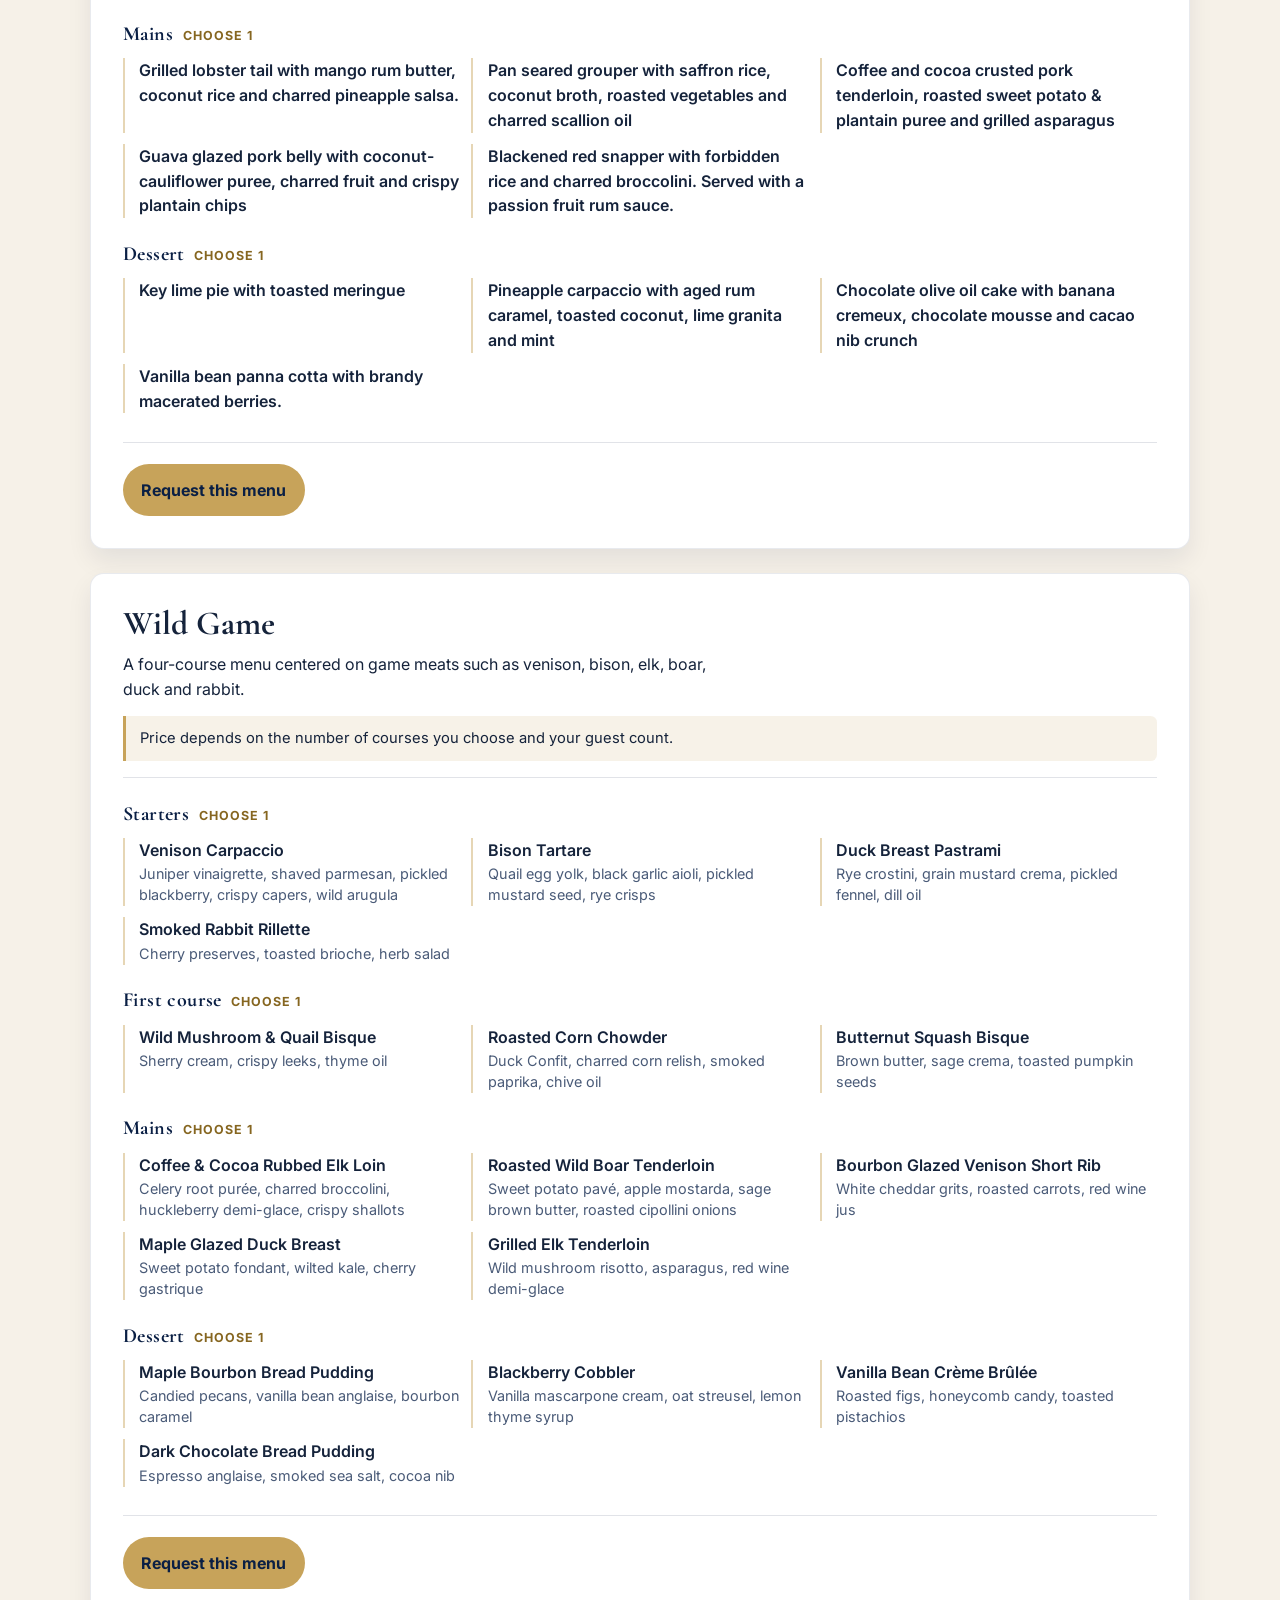
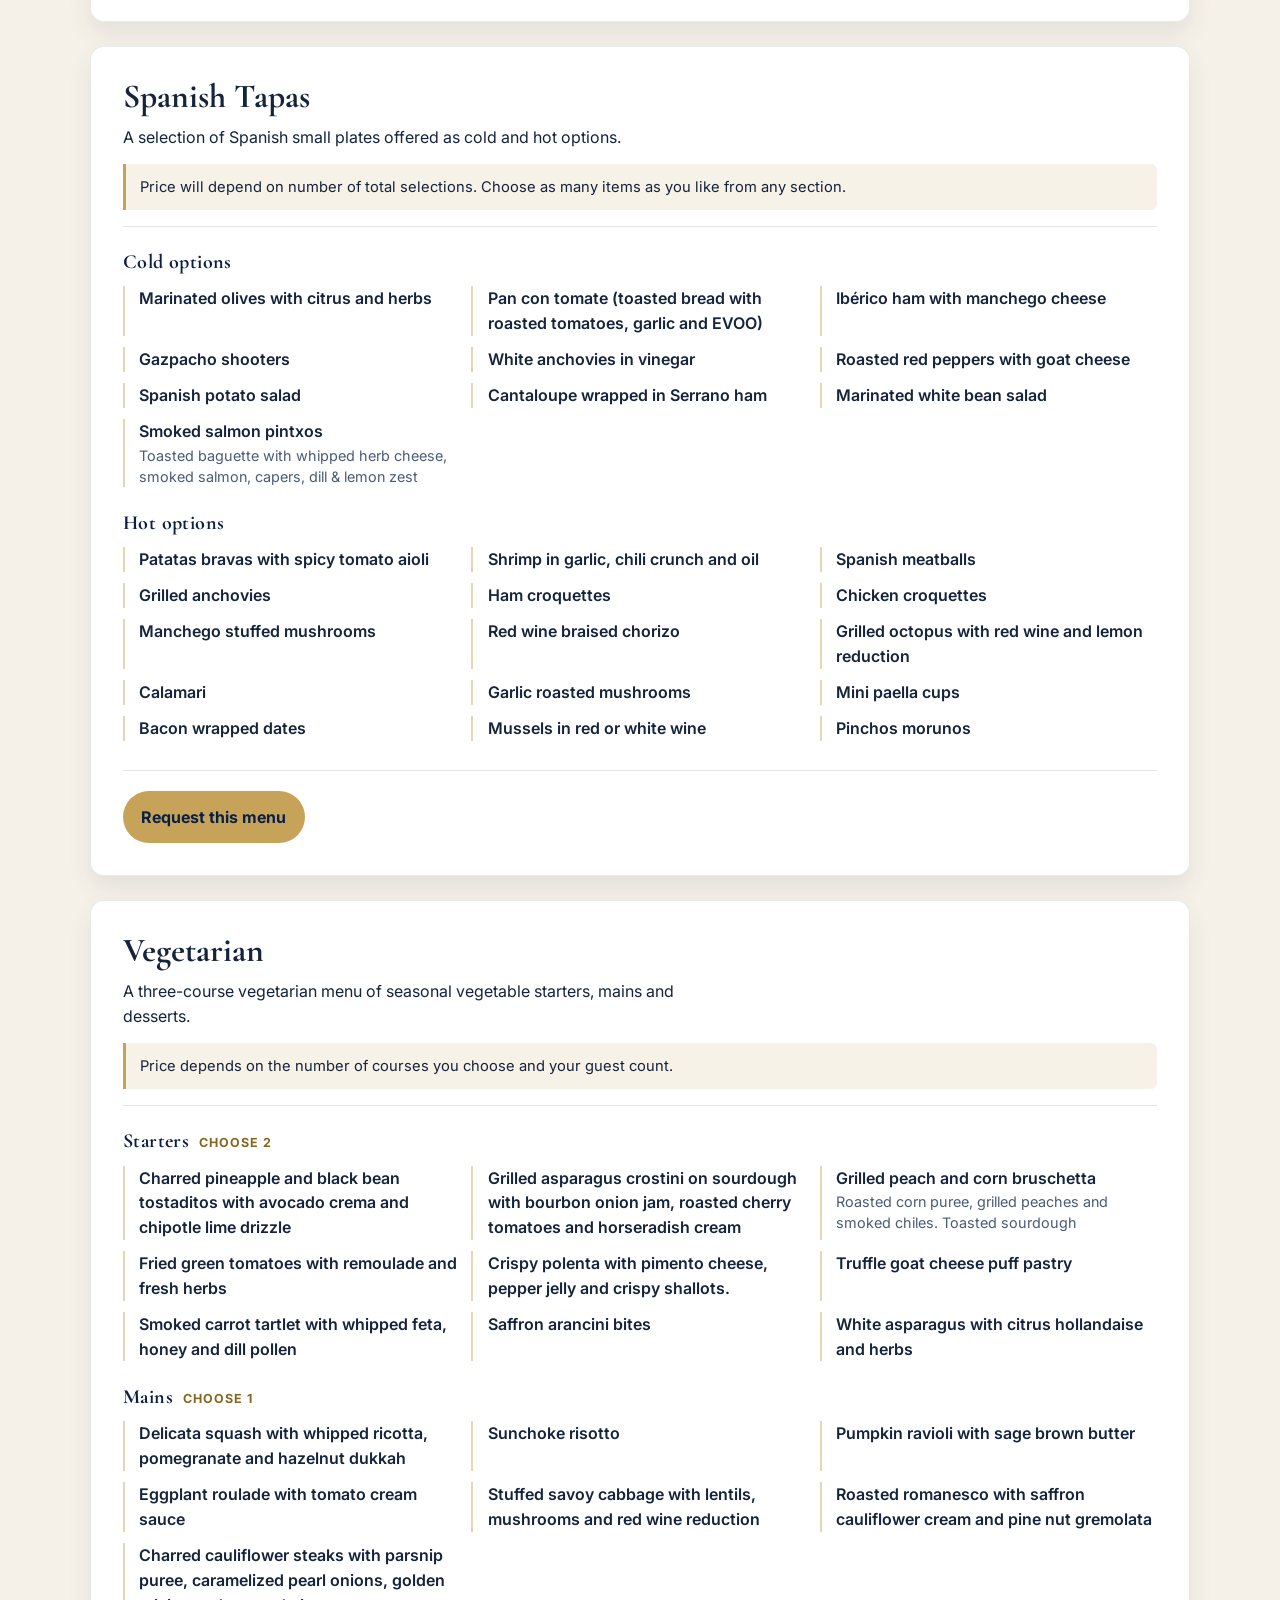
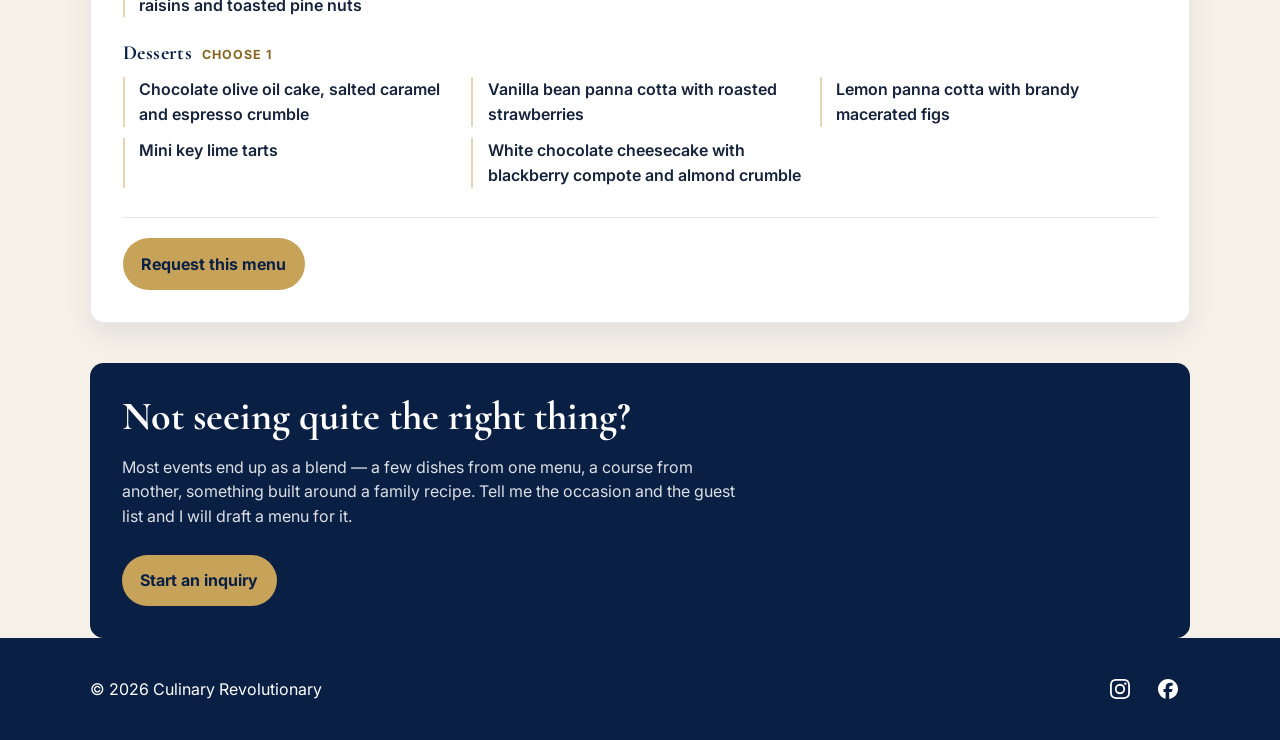
<file: menus.html>
<!DOCTYPE html>
<html lang="en">
<head>
  <meta charset="UTF-8" />
  <meta name="viewport" content="width=device-width, initial-scale=1.0" />
  <title>Sample Menus | Culinary Revolutionary</title>
  <meta
    name="description"
    content="Seven sample menus from Chef JB Martin: Italian, brunch, Spanish, Key West, wild game, tapas, and vegetarian. Every menu is customizable — choose your courses and dishes."
  />
  <meta name="theme-color" content="#0a1f44" />
  <link rel="canonical" href="https://culinary-revolutionary.com/menus.html" />

  <meta property="og:type" content="website" />
  <meta property="og:site_name" content="Culinary Revolutionary" />
  <meta property="og:title" content="Sample Menus | Culinary Revolutionary" />
  <meta property="og:description" content="Seven customizable sample menus from a private chef serving South Florida's Gulf Coast." />
  <meta property="og:image" content="https://culinary-revolutionary.com/public/assets/hero.jpg" />
  <meta property="og:url" content="https://culinary-revolutionary.com/menus.html" />
  <meta name="twitter:card" content="summary_large_image" />

  <link rel="icon" href="favicon.ico" sizes="any" />
  <link rel="apple-touch-icon" href="public/assets/apple-touch-icon.png" />

  <link rel="preconnect" href="https://fonts.googleapis.com" />
  <link rel="preconnect" href="https://fonts.gstatic.com" crossorigin />
  <link
    href="https://fonts.googleapis.com/css2?family=Cormorant+Garamond:wght@600;700&family=Inter:wght@400;500;700&display=swap"
    rel="stylesheet"
    media="print"
    onload="this.media='all'"
  />
  <noscript>
    <link
      href="https://fonts.googleapis.com/css2?family=Cormorant+Garamond:wght@600;700&family=Inter:wght@400;500;700&display=swap"
      rel="stylesheet"
    />
  </noscript>
  <style>
    .icon-sprite { position: absolute; width: 0; height: 0; overflow: hidden; }
    .social-links { display: flex; align-items: center; gap: 0.15rem; margin: 0; padding: 0; list-style: none; }
    .social-links a { display: inline-flex; align-items: center; justify-content: center; width: 2.4rem; height: 2.4rem; }
    .social-links svg { display: block; width: 20px; height: 20px; fill: currentColor; }
  </style>
  <link rel="stylesheet" href="styles.css?v=20260910-blog" />
</head>
<body>
  <a class="skip-link" href="#main">Skip to content</a>

  <!-- Icon sprite: referenced by <use> in the header and footer. -->
  <svg class="icon-sprite" aria-hidden="true" focusable="false" xmlns="http://www.w3.org/2000/svg">
    <symbol id="icon-facebook" viewBox="0 0 24 24">
      <path d="M9.101 23.691v-7.98H6.627v-3.667h2.474v-1.58c0-4.085 1.848-5.978 5.858-5.978.401 0 .955.042 1.468.103a8.68 8.68 0 0 1 1.141.195v3.325a8.623 8.623 0 0 0-.653-.036 26.805 26.805 0 0 0-.733-.009c-.707 0-1.259.096-1.675.309a1.686 1.686 0 0 0-.679.622c-.258.42-.374.995-.374 1.752v1.297h3.919l-.386 2.103-.287 1.564h-3.246v8.245C19.396 23.238 24 18.179 24 12.044c0-6.627-5.373-12-12-12s-12 5.373-12 12c0 5.628 3.874 10.35 9.101 11.647Z"/>
    </symbol>
    <symbol id="icon-instagram" viewBox="0 0 24 24">
      <path d="M12 2.163c3.204 0 3.584.012 4.85.07 3.252.148 4.771 1.691 4.919 4.919.058 1.265.069 1.645.069 4.849 0 3.205-.012 3.584-.069 4.849-.149 3.225-1.664 4.771-4.919 4.919-1.266.058-1.644.07-4.85.07-3.204 0-3.584-.012-4.849-.07-3.26-.149-4.771-1.699-4.919-4.92-.058-1.265-.07-1.644-.07-4.849 0-3.204.013-3.583.07-4.849.149-3.227 1.664-4.771 4.919-4.919 1.266-.057 1.645-.069 4.849-.069ZM12 0C8.741 0 8.333.014 7.053.072 2.695.272.273 2.69.073 7.052.014 8.333 0 8.741 0 12c0 3.259.014 3.668.072 4.948.2 4.358 2.618 6.78 6.98 6.98C8.333 23.986 8.741 24 12 24c3.259 0 3.668-.014 4.948-.072 4.354-.2 6.782-2.618 6.979-6.98.059-1.28.073-1.689.073-4.948 0-3.259-.014-3.667-.072-4.947-.196-4.354-2.617-6.78-6.979-6.98C15.668.014 15.259 0 12 0Zm0 5.838a6.162 6.162 0 1 0 0 12.324 6.162 6.162 0 0 0 0-12.324ZM12 16a4 4 0 1 1 0-8 4 4 0 0 1 0 8Zm6.406-11.845a1.44 1.44 0 1 0 0 2.881 1.44 1.44 0 0 0 0-2.881Z"/>
    </symbol>
  </svg>

  <header class="site-header">
    <div class="container nav-wrap">
      <a class="brand" href="index.html#home" aria-label="Culinary Revolutionary home">
        <img
          src="public/assets/logo-256.png"
          alt="Culinary Revolutionary logo"
          width="48"
          height="48"
        />
        <span>Culinary Revolutionary</span>
      </a>
      <nav id="primary-nav" aria-label="Main navigation">
        <ul>
          <li><a href="index.html#home">Home</a></li>
          <li><a href="index.html#services">Services</a></li>
          <li><a href="index.html#service-area">Service Area</a></li>
          <li><a href="menus.html" aria-current="page">Sample Menus</a></li>
          <li><a href="index.html#about">About</a></li>
          <li><a href="/blog/">Blog</a></li>
          <li><a href="index.html#inquiry">Inquiry</a></li>
        </ul>
      </nav>
      <div class="header-actions">
        <a class="header-call" href="tel:+12395073175">
          <span aria-hidden="true">&#9742;</span>
          <span class="header-call-text">(239) 507-3175</span>
        </a>
        <ul class="social-links" aria-label="Culinary Revolutionary on social media">
          <li>
            <a
              href="https://www.facebook.com/people/Culinary-Revolutionary/61590884438081/"
              target="_blank"
              rel="noopener noreferrer"
              aria-label="Culinary Revolutionary on Facebook"
              title="Facebook"
            >
              <svg aria-hidden="true" focusable="false"><use href="#icon-facebook" /></svg>
            </a>
          </li>
          <li>
            <a
              href="https://www.instagram.com/culinary_revolutionary_"
              target="_blank"
              rel="noopener noreferrer"
              aria-label="Culinary Revolutionary on Instagram"
              title="Instagram"
            >
              <svg aria-hidden="true" focusable="false"><use href="#icon-instagram" /></svg>
            </a>
          </li>
        </ul>
        <button
          id="menu-toggle"
          class="menu-toggle"
          type="button"
          aria-controls="primary-nav"
          aria-expanded="false"
        >
          Menu
        </button>
      </div>
    </div>
  </header>

  <main id="main" tabindex="-1">
    <section class="section" id="menus">
      <div class="container">
        <p class="eyebrow">Sample Menus</p>
        <h1>Seven starting points, all of them yours to change</h1>
        <p class="section-intro">
          These are the menus guests ask for most. Treat them as a starting point rather
          than a fixed list — courses, dishes, and portion styles are all adjustable, and
          dietary needs are planned in from the start. Pricing depends on the number of
          courses, the dishes you choose, and your guest count, so every quote is built
          for your event.
        </p>
        <nav aria-label="Jump to a menu">
          <ul class="menu-toc">
      <li><a href="#italian-feast">Italian Feast</a></li>
      <li><a href="#brunch">Brunch</a></li>
      <li><a href="#tour-of-spain">Tour of Spain</a></li>
      <li><a href="#key-west-inspired">Key West Inspired</a></li>
      <li><a href="#wild-game">Wild Game</a></li>
      <li><a href="#spanish-tapas">Spanish Tapas</a></li>
      <li><a href="#vegetarian">Vegetarian</a></li>
          </ul>
        </nav>
      </div>
    </section>

    <div class="container">
      <article class="menu-block" id="italian-feast">
        <div class="menu-block-head">
          <h2>Italian Feast</h2>
          <p class="menu-blurb">A multi-course Italian menu built from antipasti, primi, secondi, insalata and dolce selections.</p>
          <p class="menu-selection-note">Please select 1 option per desired course. Price will depend on total # of courses and items selected.</p>
        </div>
        <div class="course">
          <div class="course-head">
            <h3>Antipasti</h3><span class="course-note">Choose 1</span>
          </div>
          <ul class="dish-list">
            <li>
              <span class="dish-name">Roasted artichoke hearts with stuffed fried olives and a preserved lemon aioli</span>
            </li>
            <li>
              <span class="dish-name">Prosciutto wrapped pears with Gorgonzola and walnuts</span>
            </li>
            <li>
              <span class="dish-name">Polenta crostini topped with wild mushroom ragu</span>
            </li>
            <li>
              <span class="dish-name">Burrata with heirloom tomatoes and basil oil</span>
            </li>
            <li>
              <span class="dish-name">Arancini with saffron aioli</span>
            </li>
            <li>
              <span class="dish-name">Garlic &amp; herb grilled shrimp skewers</span>
            </li>
            <li>
              <span class="dish-name">Shrimp polenta bites with tomato basil ragu</span>
            </li>
            <li>
              <span class="dish-name">Burrata and roasted grape crostini</span>
            </li>
            <li>
              <span class="dish-name">Prosciutto wrapped figs with balsamic reduction</span>
            </li>
            <li>
              <span class="dish-name">Ricotta and apricot bruschetta with honey and pistachios</span>
            </li>
            <li>
              <span class="dish-name">Traditional bruschetta</span>
            </li>
          </ul>
        </div>
        <div class="course">
          <div class="course-head">
            <h3>Primi</h3><span class="course-note">Choose 1</span>
          </div>
          <ul class="dish-list">
            <li>
              <span class="dish-name">Black truffle and wild mushroom risotto</span>
            </li>
            <li>
              <span class="dish-name">Cacio e Pepe</span>
            </li>
            <li>
              <span class="dish-name">Gnocchi with pancetta in a pecorino cream sauce</span>
            </li>
            <li>
              <span class="dish-name">Pea and mint risotto</span>
            </li>
            <li>
              <span class="dish-name">Spaghetti carbonara</span>
            </li>
            <li>
              <span class="dish-name">Linguine alla vongole</span>
            </li>
            <li>
              <span class="dish-name">Tagliatelle al Funghi</span>
            </li>
            <li>
              <span class="dish-name">Bucatini with white beans, tomatoes and broccoli rabe or spinach</span>
            </li>
          </ul>
        </div>
        <div class="course">
          <div class="course-head">
            <h3>Secondi</h3><span class="course-note">Choose 1</span>
          </div>
          <ul class="dish-list">
            <li>
              <span class="dish-name">Pistachio crusted rack of lamb</span>
            </li>
            <li>
              <span class="dish-name">Gnudi with sage brown butter</span>
            </li>
            <li>
              <span class="dish-name">Veal Osso Buco</span>
            </li>
            <li>
              <span class="dish-name">Pan seared black cod with charred tomatoes, olives, white beans and escarole</span>
            </li>
            <li>
              <span class="dish-name">Smoked and grilled octopus served over a creamy mascarpone polenta</span>
            </li>
            <li>
              <span class="dish-name">Chicken cacciatore</span>
            </li>
            <li>
              <span class="dish-name">Lemon herb roasted chicken with rosemary potatoes</span>
            </li>
            <li>
              <span class="dish-name">Creamy Tuscan chicken served over tagliatelle</span>
            </li>
            <li>
              <span class="dish-name">Beef brasato al Barolo</span>
            </li>
            <li>
              <span class="dish-name">Sliced steak with arugula and parmesan</span>
            </li>
            <li>
              <span class="dish-name">Black bass alla Siciliana</span>
            </li>
          </ul>
        </div>
        <div class="course">
          <div class="course-head">
            <h3>Insalata</h3><span class="course-note">Choose 1</span>
          </div>
          <ul class="dish-list">
            <li>
              <span class="dish-name">Fennel and Orange</span>
            </li>
            <li>
              <span class="dish-name">Panzanella</span>
            </li>
            <li>
              <span class="dish-name">Antipasto salad with Bocconcini and olive tapenade</span>
            </li>
            <li>
              <span class="dish-name">Caesar salad with homemade dressing and croutons</span>
            </li>
          </ul>
        </div>
        <div class="course">
          <div class="course-head">
            <h3>Dolce</h3><span class="course-note">Choose 1</span>
          </div>
          <ul class="dish-list">
            <li>
              <span class="dish-name">Lemon panna cotta with roasted figs and port wine reduction</span>
            </li>
            <li>
              <span class="dish-name">Torta Caprese</span>
            </li>
            <li>
              <span class="dish-name">Zabaglione</span>
            </li>
            <li>
              <span class="dish-name">Date and pistachio tiramisu</span>
            </li>
            <li>
              <span class="dish-name">Honey roasted pears with vanilla mint whipped cream</span>
            </li>
            <li>
              <span class="dish-name">Traditional tiramisu</span>
            </li>
            <li>
              <span class="dish-name">Strawberry basil tiramisu</span>
            </li>
            <li>
              <span class="dish-name">Dark chocolate olive oil cake, mint whipped cream, roasted strawberries</span>
            </li>
            <li>
              <span class="dish-name">Citrus &amp; almond flour semolina cake with orange syrup and fresh whipped cream.</span>
            </li>
            <li>
              <span class="dish-name">Vanilla bean panna cotta with fresh berries</span>
            </li>
          </ul>
        </div>
        <div class="menu-block-cta">
          <a class="button primary" href="index.html?menu=italian-feast#inquiry">Request this menu</a>
        </div>
      </article>
      <article class="menu-block" id="brunch">
        <div class="menu-block-head">
          <h2>Brunch</h2>
          <p class="menu-blurb">A build-your-own brunch spread of breakfast dishes, meats, starters, mains, sides and desserts.</p>
          <p class="menu-selection-note">Menu price per person will depend on total items selected. Choose as many items as you like from any section.</p>
        </div>
        <div class="course">
          <div class="course-head">
            <h3>Breakfast items</h3>
          </div>
          <ul class="dish-list">
            <li>
              <span class="dish-name">French toast</span>
            </li>
            <li>
              <span class="dish-name">Buttermilk pancakes</span>
            </li>
            <li>
              <span class="dish-name">Blueberry pancakes</span>
            </li>
            <li>
              <span class="dish-name">Banana pancakes</span>
            </li>
            <li>
              <span class="dish-name">Chocolate chip pancakes</span>
            </li>
            <li>
              <span class="dish-name">French toast casserole</span>
            </li>
            <li>
              <span class="dish-name">Eggs</span>
            </li>
            <li>
              <span class="dish-name">Biscuits and sausage gravy</span>
            </li>
            <li>
              <span class="dish-name">Corned beef hash</span>
            </li>
            <li>
              <span class="dish-name">Kahlua and espresso French toast</span>
            </li>
            <li>
              <span class="dish-name">Avocado toast</span>
            </li>
            <li>
              <span class="dish-name">Quiche</span>
            </li>
            <li>
              <span class="dish-name">Eggs Benedict</span>
            </li>
            <li>
              <span class="dish-name">Crab Eggs Benedict</span>
            </li>
            <li>
              <span class="dish-name">Mexican eggs Benedict</span>
            </li>
            <li>
              <span class="dish-name">Stuffed French toast</span>
            </li>
            <li>
              <span class="dish-name">Chia bowl</span>
            </li>
            <li>
              <span class="dish-name">Breakfast flatbread</span>
            </li>
            <li>
              <span class="dish-name">Breakfast sandwich</span>
            </li>
            <li>
              <span class="dish-name">Breakfast burger</span>
            </li>
            <li>
              <span class="dish-name">Bagels</span>
            </li>
            <li>
              <span class="dish-name">Lox</span>
            </li>
            <li>
              <span class="dish-name">Cream cheese</span>
            </li>
          </ul>
        </div>
        <div class="course">
          <div class="course-head">
            <h3>Breakfast meats</h3>
          </div>
          <ul class="dish-list">
            <li>
              <span class="dish-name">Bacon</span>
            </li>
            <li>
              <span class="dish-name">Ham</span>
            </li>
            <li>
              <span class="dish-name">Sausage links</span>
            </li>
            <li>
              <span class="dish-name">Scrapple</span>
            </li>
            <li>
              <span class="dish-name">Pork roll</span>
            </li>
          </ul>
        </div>
        <div class="course">
          <div class="course-head">
            <h3>Starters</h3>
          </div>
          <ul class="dish-list">
            <li>
              <span class="dish-name">Citrus avocado salad</span>
            </li>
            <li>
              <span class="dish-name">Whipped feta with honey, balsamic &amp; pistachios</span>
            </li>
            <li>
              <span class="dish-name">Pimento cheese tarts</span>
            </li>
            <li>
              <span class="dish-name">Greek salad</span>
            </li>
            <li>
              <span class="dish-name">Citrus &amp; fennel salad</span>
            </li>
            <li>
              <span class="dish-name">Fried green tomatoes with remoulade</span>
            </li>
            <li>
              <span class="dish-name">Burrata and heirloom tomato</span>
            </li>
            <li>
              <span class="dish-name">Fig &amp; goat cheese tarts</span>
            </li>
            <li>
              <span class="dish-name">Panzanella salad</span>
            </li>
            <li>
              <span class="dish-name">Caesar salad</span>
            </li>
            <li>
              <span class="dish-name">Deviled eggs with salmon roe</span>
            </li>
            <li>
              <span class="dish-name">Chilled melon &amp; prosciutto with basil oil</span>
            </li>
            <li>
              <span class="dish-name">Charcuterie skewers</span>
            </li>
            <li>
              <span class="dish-name">Crab &amp; avocado salad</span>
            </li>
            <li>
              <span class="dish-name">Corn fritters with jalapeño aioli</span>
            </li>
          </ul>
        </div>
        <div class="course">
          <div class="course-head">
            <h3>Mains</h3>
          </div>
          <ul class="dish-list">
            <li>
              <span class="dish-name">Shrimp &amp; grits</span>
            </li>
            <li>
              <span class="dish-name">Duck hash with caramelized onions</span>
            </li>
            <li>
              <span class="dish-name">Prosciutto and fontina frittata</span>
            </li>
            <li>
              <span class="dish-name">Short rib, parm polenta with poached egg</span>
            </li>
            <li>
              <span class="dish-name">Roast beef</span>
            </li>
            <li>
              <span class="dish-name">Roast Turkey</span>
            </li>
          </ul>
        </div>
        <div class="course">
          <div class="course-head">
            <h3>Sides</h3>
          </div>
          <ul class="dish-list">
            <li>
              <span class="dish-name">Roasted fingerling potatoes</span>
            </li>
            <li>
              <span class="dish-name">Mashed potatoes</span>
            </li>
            <li>
              <span class="dish-name">Potato salad</span>
            </li>
            <li>
              <span class="dish-name">Jalapeño popper potato salad</span>
            </li>
            <li>
              <span class="dish-name">Cheddar grits</span>
            </li>
            <li>
              <span class="dish-name">Breakfast potatoes</span>
            </li>
            <li>
              <span class="dish-name">Rice pilaf</span>
            </li>
            <li>
              <span class="dish-name">Wild rice</span>
            </li>
            <li>
              <span class="dish-name">Seasonal fruit</span>
            </li>
            <li>
              <span class="dish-name">Brussels sprouts with bacon</span>
            </li>
            <li>
              <span class="dish-name">Roasted asparagus</span>
            </li>
            <li>
              <span class="dish-name">Italian pasta salad</span>
            </li>
            <li>
              <span class="dish-name">Glazed carrots</span>
            </li>
          </ul>
        </div>
        <div class="course">
          <div class="course-head">
            <h3>Desserts</h3>
          </div>
          <ul class="dish-list">
            <li>
              <span class="dish-name">Lemon ricotta cake with blueberry compote</span>
            </li>
            <li>
              <span class="dish-name">Vanilla bean panna cotta</span>
            </li>
            <li>
              <span class="dish-name">Chocolate olive oil cake</span>
            </li>
            <li>
              <span class="dish-name">Coconut chia pudding</span>
            </li>
            <li>
              <span class="dish-name">Cinnamon raisin bread pudding</span>
            </li>
            <li>
              <span class="dish-name">Coffee cake</span>
            </li>
            <li>
              <span class="dish-name">Chocolate mousse</span>
            </li>
            <li>
              <span class="dish-name">Mini key lime tarts</span>
            </li>
            <li>
              <span class="dish-name">Apple pie</span>
            </li>
            <li>
              <span class="dish-name">Peach pie</span>
            </li>
            <li>
              <span class="dish-name">Cherry pie</span>
            </li>
            <li>
              <span class="dish-name">Peach cobbler</span>
            </li>
            <li>
              <span class="dish-name">Blackberry cobbler</span>
            </li>
            <li>
              <span class="dish-name">Tres leches cake</span>
            </li>
            <li>
              <span class="dish-name">Assorted muffins</span>
            </li>
            <li>
              <span class="dish-name">Assorted danish &amp; sweet breads</span>
            </li>
            <li>
              <span class="dish-name">Mini cream puffs</span>
            </li>
          </ul>
        </div>
        <div class="course">
          <div class="course-head">
            <h3>Extra</h3>
          </div>
          <ul class="dish-list">
            <li>
              <span class="dish-name">Chilled shellfish raw bar</span>
            </li>
          </ul>
        </div>
        <div class="menu-block-cta">
          <a class="button primary" href="index.html?menu=brunch#inquiry">Request this menu</a>
        </div>
      </article>
      <article class="menu-block" id="tour-of-spain">
        <div class="menu-block-head">
          <h2>Tour of Spain</h2>
          <p class="menu-blurb">A four-course Spanish menu moving from tapas-style starters through soups and salads to regional mains and classic custards.</p>
          <p class="menu-selection-note">Price depends on the number of courses you choose and your guest count.</p>
        </div>
        <div class="course">
          <div class="course-head">
            <h3>Starters</h3><span class="course-note">Choose 1</span>
          </div>
          <ul class="dish-list">
            <li>
              <span class="dish-name">Patatas Bravas</span>
              <span class="dish-desc">Crispy fried potatoes topped with a spicy tomato sauce and often garlic aioli</span>
            </li>
            <li>
              <span class="dish-name">Croquetas</span>
              <span class="dish-desc">Creamy, breaded croquettes filled with choice of ham, chicken, cod, or mushrooms.</span>
            </li>
            <li>
              <span class="dish-name">Pan con Tomate</span>
              <span class="dish-desc">Toasted bread rubbed with ripe tomato, garlic, olive oil, and salt.</span>
            </li>
            <li>
              <span class="dish-name">Gambas al Ajillo</span>
              <span class="dish-desc">Shrimp cooked in olive oil with garlic and chili flakes.</span>
            </li>
            <li>
              <span class="dish-name">Pimientos de Padrón</span>
              <span class="dish-desc">Small green peppers blistered in olive oil and sprinkled with flaky salt.</span>
            </li>
            <li>
              <span class="dish-name">Albóndigas</span>
              <span class="dish-desc">Meatballs served in a rich tomato or almond-based sauce.</span>
            </li>
            <li>
              <span class="dish-name">Boquerones en Vinagre</span>
              <span class="dish-desc">Fresh anchovies marinated in vinegar, garlic, parsley, and olive oil.</span>
            </li>
            <li>
              <span class="dish-name">Pulpo a la Gallega</span>
              <span class="dish-desc">Tender octopus with olive oil, paprika, and coarse salt over sliced potatoes.</span>
            </li>
            <li>
              <span class="dish-name">Jamón Ibérico</span>
              <span class="dish-desc">Thin slices of premium dry-cured Iberian ham served with bread.</span>
            </li>
            <li>
              <span class="dish-name">Aceitunas Aliñadas</span>
              <span class="dish-desc">Mixed olives seasoned with herbs, garlic, citrus, and olive oil.</span>
            </li>
            <li>
              <span class="dish-name">Champiñones al Ajillo</span>
              <span class="dish-desc">Mushrooms sautéed with garlic, olive oil, parsley and white wine</span>
            </li>
          </ul>
        </div>
        <div class="course">
          <div class="course-head">
            <h3>First course</h3><span class="course-note">Choose 1</span>
          </div>
          <ul class="dish-list">
            <li>
              <span class="dish-name">Gazpacho</span>
              <span class="dish-desc">Chilled tomato and vegetable soup</span>
            </li>
            <li>
              <span class="dish-name">Salmorejo</span>
              <span class="dish-desc">A thicker, creamier tomato soup, topped with hard-boiled egg and cured ham.</span>
            </li>
            <li>
              <span class="dish-name">Sopa de Ajo</span>
              <span class="dish-desc">Rustic soup made with garlic, bread, paprika, and poached egg.</span>
            </li>
            <li>
              <span class="dish-name">Ensalada Mixta</span>
              <span class="dish-desc">Lettuce, tomatoes, onions, tuna, olives, and hard-boiled eggs.</span>
            </li>
            <li>
              <span class="dish-name">Espárragos con Vinagreta</span>
              <span class="dish-desc">Asparagus served with a tangy vinaigrette and chopped vegetables.</span>
            </li>
            <li>
              <span class="dish-name">Judías Verdes con Jamón</span>
              <span class="dish-desc">Green beans sautéed with garlic and cured ham.</span>
            </li>
            <li>
              <span class="dish-name">Menestra de Verduras</span>
              <span class="dish-desc">A medley of seasonal vegetables, lightly stewed.</span>
            </li>
            <li>
              <span class="dish-name">Arroz Caldoso</span>
              <span class="dish-desc">A comforting rice dish with chicken in a flavorful broth.</span>
            </li>
            <li>
              <span class="dish-name">Pimientos Rellenos</span>
              <span class="dish-desc">Roasted peppers filled with ground pork and beef</span>
            </li>
            <li>
              <span class="dish-name">Crema de Calabaza</span>
              <span class="dish-desc">Smooth pumpkin soup flavored with olive oil and spices.</span>
            </li>
          </ul>
        </div>
        <div class="course">
          <div class="course-head">
            <h3>Mains</h3><span class="course-note">Choose 1</span>
          </div>
          <ul class="dish-list">
            <li>
              <span class="dish-name">Paella Valenciana</span>
              <span class="dish-desc">The iconic rice dish made with chicken, rabbit, green beans, and saffron. (4-8 guests only)</span>
            </li>
            <li>
              <span class="dish-name">Pollo al Ajillo</span>
              <span class="dish-desc">Chicken browned and simmered with garlic, olive oil, white wine, and herbs.</span>
            </li>
            <li>
              <span class="dish-name">Bacalao al Pil-Pil</span>
              <span class="dish-desc">Salt cod cooked in olive oil with garlic until the sauce becomes silky and emulsified.</span>
            </li>
            <li>
              <span class="dish-name">Cordero Asado</span>
              <span class="dish-desc">Slow-roasted lamb seasoned simply with garlic, rosemary, and olive oil.</span>
            </li>
            <li>
              <span class="dish-name">Fabada Asturiana</span>
              <span class="dish-desc">A hearty white bean stew with chorizo and pork.</span>
            </li>
            <li>
              <span class="dish-name">Merluza a la Vasca</span>
              <span class="dish-desc">Hake cooked in a light sauce with garlic, white wine, peas, and asparagus.</span>
            </li>
            <li>
              <span class="dish-name">Rabo de Toro</span>
              <span class="dish-desc">Slow-braised oxtail in a rich red wine and vegetable sauce.</span>
            </li>
            <li>
              <span class="dish-name">Fideuà</span>
              <span class="dish-desc">A seafood dish similar to paella but made with short noodles instead of rice</span>
            </li>
            <li>
              <span class="dish-name">Chuletas de Cordero</span>
              <span class="dish-desc">Grilled lamb chops seasoned with garlic, herbs, and olive oil.</span>
            </li>
            <li>
              <span class="dish-name">Pollo en Pepitoria</span>
              <span class="dish-desc">Chicken braised in a traditional sauce made with saffron, almonds, garlic, egg yolks, and white wine. It&#x27;s a historic Castilian dish known for its rich, nutty flavor.</span>
            </li>
            <li>
              <span class="dish-name">Lubina a la Sal</span>
              <span class="dish-desc">Whole sea bass baked in a thick crust of sea salt, then cracked open and served with olive oil, lemon, or simple herb sauces. The salt crust keeps the fish exceptionally moist and flavorful.</span>
            </li>
          </ul>
        </div>
        <div class="course">
          <div class="course-head">
            <h3>Dessert</h3><span class="course-note">Choose 1</span>
          </div>
          <ul class="dish-list">
            <li>
              <span class="dish-name">Flan</span>
              <span class="dish-desc">A silky baked vanilla custard topped with caramel sauce.</span>
            </li>
            <li>
              <span class="dish-name">Arroz con Leche</span>
              <span class="dish-desc">Creamy rice pudding flavored with cinnamon, lemon peel, and vanilla.</span>
            </li>
            <li>
              <span class="dish-name">Crema Catalana</span>
              <span class="dish-desc">A smooth citrus- and cinnamon-infused custard with a crisp caramelized sugar topping.</span>
            </li>
            <li>
              <span class="dish-name">Tarta de Santiago</span>
              <span class="dish-desc">A naturally gluten-free almond cake flavored with lemon zest and dusted with powdered sugar.</span>
            </li>
            <li>
              <span class="dish-name">Natillas</span>
              <span class="dish-desc">A simple stovetop vanilla custard, garnished with cinnamon and a crisp cookie.</span>
            </li>
          </ul>
        </div>
        <div class="menu-block-cta">
          <a class="button primary" href="index.html?menu=tour-of-spain#inquiry">Request this menu</a>
        </div>
      </article>
      <article class="menu-block" id="key-west-inspired">
        <div class="menu-block-head">
          <h2>Key West Inspired</h2>
          <p class="menu-blurb">A four-course menu of Caribbean- and Florida-influenced dishes built around seafood, tropical fruit and citrus.</p>
          <p class="menu-selection-note">Price depends on the number of courses you choose and your guest count.</p>
        </div>
        <div class="course">
          <div class="course-head">
            <h3>Amuse</h3><span class="course-note">Choose 1</span>
          </div>
          <ul class="dish-list">
            <li>
              <span class="dish-name">Mini-Caribbean toast bite with refried beans, jerk chicken, roasted pineapple, avocado and lime crema</span>
            </li>
            <li>
              <span class="dish-name">Tomato-mango gazpacho shooter</span>
            </li>
            <li>
              <span class="dish-name">Cassava &amp; cheese croquette with mango sauce</span>
            </li>
            <li>
              <span class="dish-name">Caribbean spiced pork polenta bite</span>
            </li>
          </ul>
        </div>
        <div class="course">
          <div class="course-head">
            <h3>Starters</h3><span class="course-note">Choose 1</span>
          </div>
          <ul class="dish-list">
            <li>
              <span class="dish-name">Florida stone crab salad</span>
              <span class="dish-desc">Lump stone crabmeat, avocado, hearts of palm, citrus supreme, key lime vinaigrette &amp; herb oil.</span>
            </li>
            <li>
              <span class="dish-name">Yellowtail snapper crudo with key lime leche de tigre, watermelon, pink peppercorn, cilantro and mango oil.</span>
            </li>
            <li>
              <span class="dish-name">Seared diver scallops with coconut/passion fruit beurre blanc, crispy prosciutto shard and charred pineapple.</span>
            </li>
            <li>
              <span class="dish-name">Blackened alligator tostada with guacamole, pineapple/mango salsa, citrus slaw, crema and queso fresco</span>
            </li>
          </ul>
        </div>
        <div class="course">
          <div class="course-head">
            <h3>Mains</h3><span class="course-note">Choose 1</span>
          </div>
          <ul class="dish-list">
            <li>
              <span class="dish-name">Grilled lobster tail with mango rum butter, coconut rice and charred pineapple salsa.</span>
            </li>
            <li>
              <span class="dish-name">Pan seared grouper with saffron rice, coconut broth, roasted vegetables and charred scallion oil</span>
            </li>
            <li>
              <span class="dish-name">Coffee and cocoa crusted pork tenderloin, roasted sweet potato &amp; plantain puree and grilled asparagus</span>
            </li>
            <li>
              <span class="dish-name">Guava glazed pork belly with coconut-cauliflower puree, charred fruit and crispy plantain chips</span>
            </li>
            <li>
              <span class="dish-name">Blackened red snapper with forbidden rice and charred broccolini. Served with a passion fruit rum sauce.</span>
            </li>
          </ul>
        </div>
        <div class="course">
          <div class="course-head">
            <h3>Dessert</h3><span class="course-note">Choose 1</span>
          </div>
          <ul class="dish-list">
            <li>
              <span class="dish-name">Key lime pie with toasted meringue</span>
            </li>
            <li>
              <span class="dish-name">Pineapple carpaccio with aged rum caramel, toasted coconut, lime granita and mint</span>
            </li>
            <li>
              <span class="dish-name">Chocolate olive oil cake with banana cremeux, chocolate mousse and cacao nib crunch</span>
            </li>
            <li>
              <span class="dish-name">Vanilla bean panna cotta with brandy macerated berries.</span>
            </li>
          </ul>
        </div>
        <div class="menu-block-cta">
          <a class="button primary" href="index.html?menu=key-west-inspired#inquiry">Request this menu</a>
        </div>
      </article>
      <article class="menu-block" id="wild-game">
        <div class="menu-block-head">
          <h2>Wild Game</h2>
          <p class="menu-blurb">A four-course menu centered on game meats such as venison, bison, elk, boar, duck and rabbit.</p>
          <p class="menu-selection-note">Price depends on the number of courses you choose and your guest count.</p>
        </div>
        <div class="course">
          <div class="course-head">
            <h3>Starters</h3><span class="course-note">Choose 1</span>
          </div>
          <ul class="dish-list">
            <li>
              <span class="dish-name">Venison Carpaccio</span>
              <span class="dish-desc">Juniper vinaigrette, shaved parmesan, pickled blackberry, crispy capers, wild arugula</span>
            </li>
            <li>
              <span class="dish-name">Bison Tartare</span>
              <span class="dish-desc">Quail egg yolk, black garlic aioli, pickled mustard seed, rye crisps</span>
            </li>
            <li>
              <span class="dish-name">Duck Breast Pastrami</span>
              <span class="dish-desc">Rye crostini, grain mustard crema, pickled fennel, dill oil</span>
            </li>
            <li>
              <span class="dish-name">Smoked Rabbit Rillette</span>
              <span class="dish-desc">Cherry preserves, toasted brioche, herb salad</span>
            </li>
          </ul>
        </div>
        <div class="course">
          <div class="course-head">
            <h3>First course</h3><span class="course-note">Choose 1</span>
          </div>
          <ul class="dish-list">
            <li>
              <span class="dish-name">Wild Mushroom &amp; Quail Bisque</span>
              <span class="dish-desc">Sherry cream, crispy leeks, thyme oil</span>
            </li>
            <li>
              <span class="dish-name">Roasted Corn Chowder</span>
              <span class="dish-desc">Duck Confit, charred corn relish, smoked paprika, chive oil</span>
            </li>
            <li>
              <span class="dish-name">Butternut Squash Bisque</span>
              <span class="dish-desc">Brown butter, sage crema, toasted pumpkin seeds</span>
            </li>
          </ul>
        </div>
        <div class="course">
          <div class="course-head">
            <h3>Mains</h3><span class="course-note">Choose 1</span>
          </div>
          <ul class="dish-list">
            <li>
              <span class="dish-name">Coffee &amp; Cocoa Rubbed Elk Loin</span>
              <span class="dish-desc">Celery root purée, charred broccolini, huckleberry demi-glace, crispy shallots</span>
            </li>
            <li>
              <span class="dish-name">Roasted Wild Boar Tenderloin</span>
              <span class="dish-desc">Sweet potato pavé, apple mostarda, sage brown butter, roasted cipollini onions</span>
            </li>
            <li>
              <span class="dish-name">Bourbon Glazed Venison Short Rib</span>
              <span class="dish-desc">White cheddar grits, roasted carrots, red wine jus</span>
            </li>
            <li>
              <span class="dish-name">Maple Glazed Duck Breast</span>
              <span class="dish-desc">Sweet potato fondant, wilted kale, cherry gastrique</span>
            </li>
            <li>
              <span class="dish-name">Grilled Elk Tenderloin</span>
              <span class="dish-desc">Wild mushroom risotto, asparagus, red wine demi-glace</span>
            </li>
          </ul>
        </div>
        <div class="course">
          <div class="course-head">
            <h3>Dessert</h3><span class="course-note">Choose 1</span>
          </div>
          <ul class="dish-list">
            <li>
              <span class="dish-name">Maple Bourbon Bread Pudding</span>
              <span class="dish-desc">Candied pecans, vanilla bean anglaise, bourbon caramel</span>
            </li>
            <li>
              <span class="dish-name">Blackberry Cobbler</span>
              <span class="dish-desc">Vanilla mascarpone cream, oat streusel, lemon thyme syrup</span>
            </li>
            <li>
              <span class="dish-name">Vanilla Bean Crème Brûlée</span>
              <span class="dish-desc">Roasted figs, honeycomb candy, toasted pistachios</span>
            </li>
            <li>
              <span class="dish-name">Dark Chocolate Bread Pudding</span>
              <span class="dish-desc">Espresso anglaise, smoked sea salt, cocoa nib</span>
            </li>
          </ul>
        </div>
        <div class="menu-block-cta">
          <a class="button primary" href="index.html?menu=wild-game#inquiry">Request this menu</a>
        </div>
      </article>
      <article class="menu-block" id="spanish-tapas">
        <div class="menu-block-head">
          <h2>Spanish Tapas</h2>
          <p class="menu-blurb">A selection of Spanish small plates offered as cold and hot options.</p>
          <p class="menu-selection-note">Price will depend on number of total selections. Choose as many items as you like from any section.</p>
        </div>
        <div class="course">
          <div class="course-head">
            <h3>Cold options</h3>
          </div>
          <ul class="dish-list">
            <li>
              <span class="dish-name">Marinated olives with citrus and herbs</span>
            </li>
            <li>
              <span class="dish-name">Pan con tomate (toasted bread with roasted tomatoes, garlic and EVOO)</span>
            </li>
            <li>
              <span class="dish-name">Ibérico ham with manchego cheese</span>
            </li>
            <li>
              <span class="dish-name">Gazpacho shooters</span>
            </li>
            <li>
              <span class="dish-name">White anchovies in vinegar</span>
            </li>
            <li>
              <span class="dish-name">Roasted red peppers with goat cheese</span>
            </li>
            <li>
              <span class="dish-name">Spanish potato salad</span>
            </li>
            <li>
              <span class="dish-name">Cantaloupe wrapped in Serrano ham</span>
            </li>
            <li>
              <span class="dish-name">Marinated white bean salad</span>
            </li>
            <li>
              <span class="dish-name">Smoked salmon pintxos</span>
              <span class="dish-desc">Toasted baguette with whipped herb cheese, smoked salmon, capers, dill &amp; lemon zest</span>
            </li>
          </ul>
        </div>
        <div class="course">
          <div class="course-head">
            <h3>Hot options</h3>
          </div>
          <ul class="dish-list">
            <li>
              <span class="dish-name">Patatas bravas with spicy tomato aioli</span>
            </li>
            <li>
              <span class="dish-name">Shrimp in garlic, chili crunch and oil</span>
            </li>
            <li>
              <span class="dish-name">Spanish meatballs</span>
            </li>
            <li>
              <span class="dish-name">Grilled anchovies</span>
            </li>
            <li>
              <span class="dish-name">Ham croquettes</span>
            </li>
            <li>
              <span class="dish-name">Chicken croquettes</span>
            </li>
            <li>
              <span class="dish-name">Manchego stuffed mushrooms</span>
            </li>
            <li>
              <span class="dish-name">Red wine braised chorizo</span>
            </li>
            <li>
              <span class="dish-name">Grilled octopus with red wine and lemon reduction</span>
            </li>
            <li>
              <span class="dish-name">Calamari</span>
            </li>
            <li>
              <span class="dish-name">Garlic roasted mushrooms</span>
            </li>
            <li>
              <span class="dish-name">Mini paella cups</span>
            </li>
            <li>
              <span class="dish-name">Bacon wrapped dates</span>
            </li>
            <li>
              <span class="dish-name">Mussels in red or white wine</span>
            </li>
            <li>
              <span class="dish-name">Pinchos morunos</span>
            </li>
          </ul>
        </div>
        <div class="menu-block-cta">
          <a class="button primary" href="index.html?menu=spanish-tapas#inquiry">Request this menu</a>
        </div>
      </article>
      <article class="menu-block" id="vegetarian">
        <div class="menu-block-head">
          <h2>Vegetarian</h2>
          <p class="menu-blurb">A three-course vegetarian menu of seasonal vegetable starters, mains and desserts.</p>
          <p class="menu-selection-note">Price depends on the number of courses you choose and your guest count.</p>
        </div>
        <div class="course">
          <div class="course-head">
            <h3>Starters</h3><span class="course-note">Choose 2</span>
          </div>
          <ul class="dish-list">
            <li>
              <span class="dish-name">Charred pineapple and black bean tostaditos with avocado crema and chipotle lime drizzle</span>
            </li>
            <li>
              <span class="dish-name">Grilled asparagus crostini on sourdough with bourbon onion jam, roasted cherry tomatoes and horseradish cream</span>
            </li>
            <li>
              <span class="dish-name">Grilled peach and corn bruschetta</span>
              <span class="dish-desc">Roasted corn puree, grilled peaches and smoked chiles. Toasted sourdough</span>
            </li>
            <li>
              <span class="dish-name">Fried green tomatoes with remoulade and fresh herbs</span>
            </li>
            <li>
              <span class="dish-name">Crispy polenta with pimento cheese, pepper jelly and crispy shallots.</span>
            </li>
            <li>
              <span class="dish-name">Truffle goat cheese puff pastry</span>
            </li>
            <li>
              <span class="dish-name">Smoked carrot tartlet with whipped feta, honey and dill pollen</span>
            </li>
            <li>
              <span class="dish-name">Saffron arancini bites</span>
            </li>
            <li>
              <span class="dish-name">White asparagus with citrus hollandaise and herbs</span>
            </li>
          </ul>
        </div>
        <div class="course">
          <div class="course-head">
            <h3>Mains</h3><span class="course-note">Choose 1</span>
          </div>
          <ul class="dish-list">
            <li>
              <span class="dish-name">Delicata squash with whipped ricotta, pomegranate and hazelnut dukkah</span>
            </li>
            <li>
              <span class="dish-name">Sunchoke risotto</span>
            </li>
            <li>
              <span class="dish-name">Pumpkin ravioli with sage brown butter</span>
            </li>
            <li>
              <span class="dish-name">Eggplant roulade with tomato cream sauce</span>
            </li>
            <li>
              <span class="dish-name">Stuffed savoy cabbage with lentils, mushrooms and red wine reduction</span>
            </li>
            <li>
              <span class="dish-name">Roasted romanesco with saffron cauliflower cream and pine nut gremolata</span>
            </li>
            <li>
              <span class="dish-name">Charred cauliflower steaks with parsnip puree, caramelized pearl onions, golden raisins and toasted pine nuts</span>
            </li>
          </ul>
        </div>
        <div class="course">
          <div class="course-head">
            <h3>Desserts</h3><span class="course-note">Choose 1</span>
          </div>
          <ul class="dish-list">
            <li>
              <span class="dish-name">Chocolate olive oil cake, salted caramel and espresso crumble</span>
            </li>
            <li>
              <span class="dish-name">Vanilla bean panna cotta with roasted strawberries</span>
            </li>
            <li>
              <span class="dish-name">Lemon panna cotta with brandy macerated figs</span>
            </li>
            <li>
              <span class="dish-name">Mini key lime tarts</span>
            </li>
            <li>
              <span class="dish-name">White chocolate cheesecake with blackberry compote and almond crumble</span>
            </li>
          </ul>
        </div>
        <div class="menu-block-cta">
          <a class="button primary" href="index.html?menu=vegetarian#inquiry">Request this menu</a>
        </div>
      </article>

      <section class="menus-outro">
        <h2>Not seeing quite the right thing?</h2>
        <p>
          Most events end up as a blend — a few dishes from one menu, a course from
          another, something built around a family recipe. Tell me the occasion and the
          guest list and I will draft a menu for it.
        </p>
        <a class="button primary" href="index.html#inquiry">Start an inquiry</a>
      </section>
    </div>
  </main>

  <footer class="site-footer">
    <div class="container footer-inner">
      <p>© 2026 Culinary Revolutionary</p>
      <ul class="social-links footer-social" aria-label="Culinary Revolutionary on social media">
        <li>
          <a
            href="https://www.instagram.com/culinary_revolutionary_"
            target="_blank"
            rel="noopener noreferrer"
            aria-label="Culinary Revolutionary on Instagram"
            title="Instagram"
          >
            <svg aria-hidden="true" focusable="false"><use href="#icon-instagram" /></svg>
          </a>
        </li>
        <li>
          <a
            href="https://www.facebook.com/people/Culinary-Revolutionary/61590884438081/"
            target="_blank"
            rel="noopener noreferrer"
            aria-label="Culinary Revolutionary on Facebook"
            title="Facebook"
          >
            <svg aria-hidden="true" focusable="false"><use href="#icon-facebook" /></svg>
          </a>
        </li>
      </ul>
    </div>
  </footer>

  <script src="script.js?v=20260910-blog"></script>
</body>
</html>
</file>
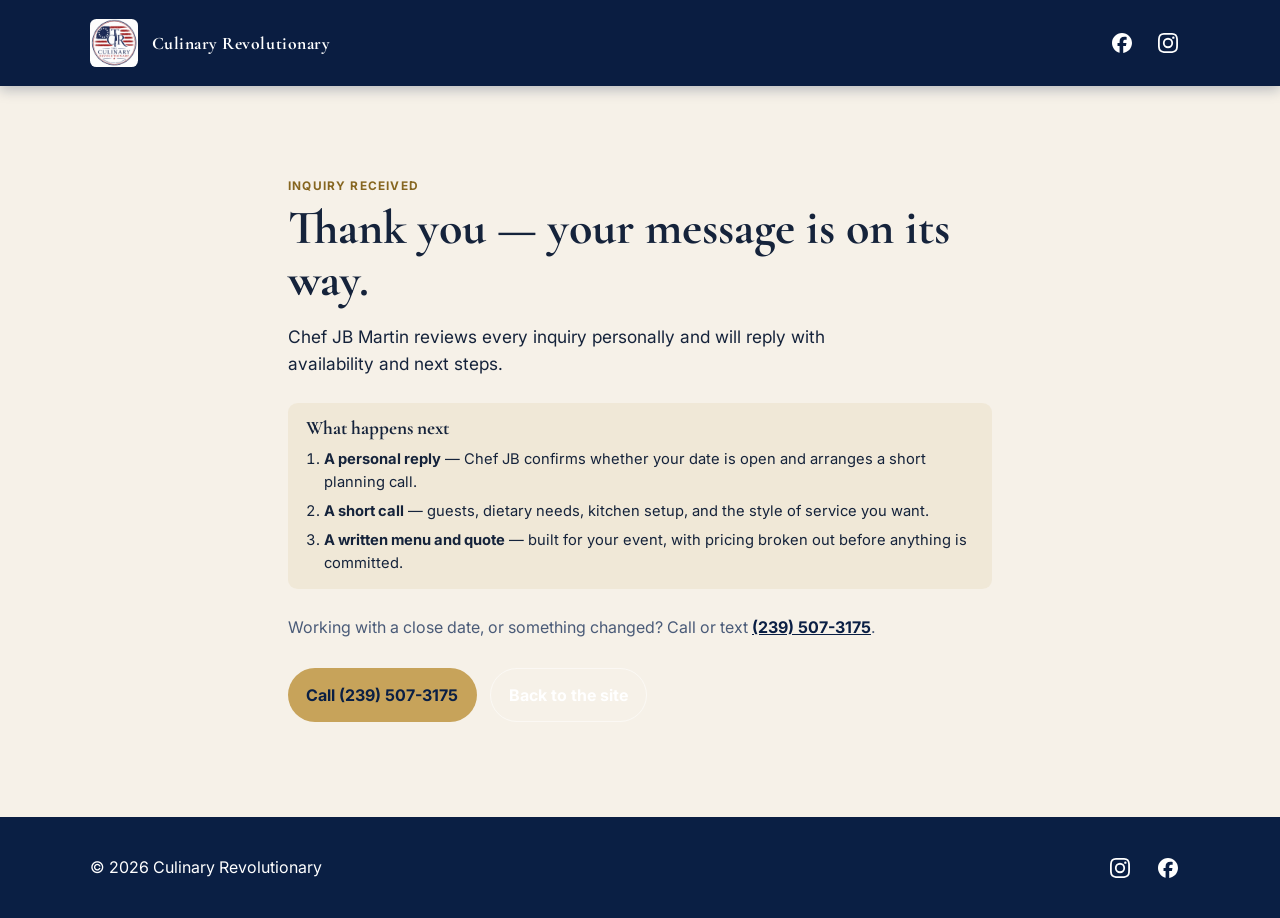
<file: thank-you.html>
<!DOCTYPE html>
<html lang="en">
<head>
  <meta charset="UTF-8" />
  <meta name="viewport" content="width=device-width, initial-scale=1.0" />
  <title>Inquiry received | Culinary Revolutionary</title>
  <meta name="description" content="Your inquiry has been sent to Chef JB Martin at Culinary Revolutionary." />
  <meta name="robots" content="noindex" />
  <meta name="theme-color" content="#0a1f44" />

  <link rel="icon" href="favicon.ico" sizes="any" />
  <link rel="apple-touch-icon" href="public/assets/apple-touch-icon.png" />

  <link rel="preconnect" href="https://fonts.googleapis.com" />
  <link rel="preconnect" href="https://fonts.gstatic.com" crossorigin />
  <link
    href="https://fonts.googleapis.com/css2?family=Cormorant+Garamond:wght@600;700&family=Inter:wght@400;500;700&display=swap"
    rel="stylesheet"
    media="print"
    onload="this.media='all'"
  />
  <noscript>
    <link
      href="https://fonts.googleapis.com/css2?family=Cormorant+Garamond:wght@600;700&family=Inter:wght@400;500;700&display=swap"
      rel="stylesheet"
    />
  </noscript>
  <style>
    /* Critical icon layout stays inline so stale browser CSS can never expose the SVG sprite. */
    .icon-sprite { position: absolute; width: 0; height: 0; overflow: hidden; }
    .social-links { display: flex; align-items: center; gap: 0.15rem; margin: 0; padding: 0; list-style: none; }
    .social-links a { display: inline-flex; align-items: center; justify-content: center; width: 2.4rem; height: 2.4rem; }
    .social-links svg { display: block; width: 20px; height: 20px; fill: currentColor; }
  </style>
  <link rel="stylesheet" href="styles.css?v=20260902-1" />
</head>
<body>
  <a class="skip-link" href="#main">Skip to content</a>

  <!-- Icon sprite: referenced by <use> in the header and footer. -->
  <svg class="icon-sprite" aria-hidden="true" focusable="false" xmlns="http://www.w3.org/2000/svg">
    <symbol id="icon-facebook" viewBox="0 0 24 24">
      <path d="M9.101 23.691v-7.98H6.627v-3.667h2.474v-1.58c0-4.085 1.848-5.978 5.858-5.978.401 0 .955.042 1.468.103a8.68 8.68 0 0 1 1.141.195v3.325a8.623 8.623 0 0 0-.653-.036 26.805 26.805 0 0 0-.733-.009c-.707 0-1.259.096-1.675.309a1.686 1.686 0 0 0-.679.622c-.258.42-.374.995-.374 1.752v1.297h3.919l-.386 2.103-.287 1.564h-3.246v8.245C19.396 23.238 24 18.179 24 12.044c0-6.627-5.373-12-12-12s-12 5.373-12 12c0 5.628 3.874 10.35 9.101 11.647Z"/>
    </symbol>
    <symbol id="icon-instagram" viewBox="0 0 24 24">
      <path d="M12 2.163c3.204 0 3.584.012 4.85.07 3.252.148 4.771 1.691 4.919 4.919.058 1.265.069 1.645.069 4.849 0 3.205-.012 3.584-.069 4.849-.149 3.225-1.664 4.771-4.919 4.919-1.266.058-1.644.07-4.85.07-3.204 0-3.584-.012-4.849-.07-3.26-.149-4.771-1.699-4.919-4.92-.058-1.265-.07-1.644-.07-4.849 0-3.204.013-3.583.07-4.849.149-3.227 1.664-4.771 4.919-4.919 1.266-.057 1.645-.069 4.849-.069ZM12 0C8.741 0 8.333.014 7.053.072 2.695.272.273 2.69.073 7.052.014 8.333 0 8.741 0 12c0 3.259.014 3.668.072 4.948.2 4.358 2.618 6.78 6.98 6.98C8.333 23.986 8.741 24 12 24c3.259 0 3.668-.014 4.948-.072 4.354-.2 6.782-2.618 6.979-6.98.059-1.28.073-1.689.073-4.948 0-3.259-.014-3.667-.072-4.947-.196-4.354-2.617-6.78-6.979-6.98C15.668.014 15.259 0 12 0Zm0 5.838a6.162 6.162 0 1 0 0 12.324 6.162 6.162 0 0 0 0-12.324ZM12 16a4 4 0 1 1 0-8 4 4 0 0 1 0 8Zm6.406-11.845a1.44 1.44 0 1 0 0 2.881 1.44 1.44 0 0 0 0-2.881Z"/>
    </symbol>
  </svg>

  <header class="site-header">
    <div class="container nav-wrap">
      <a class="brand" href="index.html" aria-label="Culinary Revolutionary home">
        <img
          src="public/assets/logo-256.png"
          alt="Culinary Revolutionary logo"
          width="48"
          height="48"
        />
        <span>Culinary Revolutionary</span>
      </a>
      <ul class="social-links" aria-label="Culinary Revolutionary on social media">
        <li>
          <a
            href="https://www.facebook.com/people/Culinary-Revolutionary/61590884438081/"
            target="_blank"
            rel="noopener noreferrer"
            aria-label="Culinary Revolutionary on Facebook"
            title="Facebook"
          >
            <svg aria-hidden="true" focusable="false"><use href="#icon-facebook" /></svg>
          </a>
        </li>
        <li>
          <a
            href="https://www.instagram.com/culinary_revolutionary_"
            target="_blank"
            rel="noopener noreferrer"
            aria-label="Culinary Revolutionary on Instagram"
            title="Instagram"
          >
            <svg aria-hidden="true" focusable="false"><use href="#icon-instagram" /></svg>
          </a>
        </li>
      </ul>
    </div>
  </header>

  <main id="main" tabindex="-1" class="section thanks">
    <div class="container thanks-inner">
      <p class="eyebrow">Inquiry received</p>
      <h1>Thank you — your message is on its way.</h1>
      <p class="thanks-lede">
        Chef JB Martin reviews every inquiry personally and will reply with availability
        and next steps.
      </p>
      <div class="form-next thanks-next">
        <h2>What happens next</h2>
        <ol>
          <li>
            <strong>A personal reply</strong> — Chef JB confirms whether your date is open
            and arranges a short planning call.
          </li>
          <li>
            <strong>A short call</strong> — guests, dietary needs, kitchen setup, and the
            style of service you want.
          </li>
          <li>
            <strong>A written menu and quote</strong> — built for your event, with pricing
            broken out before anything is committed.
          </li>
        </ol>
      </div>

      <p class="thanks-note">
        Working with a close date, or something changed? Call or text
        <a href="tel:+12395073175">(239) 507-3175</a>.
      </p>
      <p class="thanks-actions">
        <a class="button primary" href="tel:+12395073175">Call (239) 507-3175</a>
        <a class="button secondary thanks-back" href="index.html">Back to the site</a>
      </p>
    </div>
  </main>

  <footer class="site-footer">
    <div class="container footer-inner">
      <p>© 2026 Culinary Revolutionary</p>
      <ul class="social-links footer-social" aria-label="Culinary Revolutionary on social media">
        <li>
          <a
            href="https://www.instagram.com/culinary_revolutionary_"
            target="_blank"
            rel="noopener noreferrer"
            aria-label="Culinary Revolutionary on Instagram"
            title="Instagram"
          >
            <svg aria-hidden="true" focusable="false"><use href="#icon-instagram" /></svg>
          </a>
        </li>
        <li>
          <a
            href="https://www.facebook.com/people/Culinary-Revolutionary/61590884438081/"
            target="_blank"
            rel="noopener noreferrer"
            aria-label="Culinary Revolutionary on Facebook"
            title="Facebook"
          >
            <svg aria-hidden="true" focusable="false"><use href="#icon-facebook" /></svg>
          </a>
        </li>
      </ul>
    </div>
  </footer>
</body>
</html>
</file>
<file: styles.css>
:root {
  --navy: #0a1f44;
  --slate: #4a5b78;
  --white: #ffffff;
  --cream: #f6f1e8;
  --gold: #c7a35a;
  /* --gold is 2.1:1 on cream — fine on navy, fails WCAG on light
     grounds. Use --gold-ink for gold-coloured text on cream/white. */
  --gold-ink: #866620;
  --surface: #ffffff;
  --text: #15233b;
  --shadow: 0 16px 40px rgba(10, 31, 68, 0.16);
}

*,
*::before,
*::after {
  box-sizing: border-box;
}

html {
  overflow-x: hidden;
  /* Offsets in-page anchor jumps so the sticky header never covers the
     heading that was jumped to. */
  scroll-padding-top: 6.5rem;
}

body {
  margin: 0;
  font-family: "Inter", "System-ui", -apple-system, BlinkMacSystemFont, "Segoe UI", sans-serif;
  color: var(--text);
  background: var(--cream);
  line-height: 1.55;
}

.site-header {
  position: sticky;
  top: 0;
  z-index: 30;
  background: color-mix(in srgb, var(--navy) 95%, black 5%);
  box-shadow: 0 4px 12px rgba(10, 31, 68, 0.25);
}

.container {
  width: min(1100px, 100% - 2rem);
  margin: 0 auto;
}

.nav-wrap {
  min-height: 5.4rem;
  display: flex;
  align-items: center;
  gap: 1rem;
  justify-content: space-between;
}

.brand {
  color: var(--white);
  text-decoration: none;
  display: inline-flex;
  align-items: center;
  gap: 0.85rem;
  font-family: "Cormorant Garamond", Georgia, serif;
  font-weight: 700;
  letter-spacing: 0.03em;
  font-size: 1.1rem;
}

.brand img {
  width: 48px;
  height: 48px;
  object-fit: contain;
  border-radius: 0.4rem;
}

#primary-nav {
  margin-left: auto;
}

#primary-nav ul {
  display: flex;
  gap: 0.45rem;
  margin: 0;
  padding: 0;
  list-style: none;
}

#primary-nav a {
  color: var(--white);
  text-decoration: none;
  font-size: 0.95rem;
  padding: 0.5rem 0.75rem;
  border-radius: 999px;
  display: inline-block;
}

#primary-nav a:hover,
#primary-nav a:focus {
  background: rgba(255, 255, 255, 0.12);
}

.menu-toggle {
  display: none;
  border: 1px solid rgba(255, 255, 255, 0.45);
  color: var(--white);
  background: transparent;
  border-radius: 0.55rem;
  padding: 0.5rem 0.85rem;
  font: inherit;
}

.skip-link {
  position: absolute;
  z-index: 100;
  left: -9999px;
  top: 0.5rem;
  background: var(--gold);
  color: var(--navy);
  padding: 0.5rem 0.8rem;
  border-radius: 0.4rem;
}

.skip-link:focus {
  left: 1rem;
}

.section {
  padding: clamp(3rem, 6vw, 5rem) 0;
}

.hero {
  position: relative;
  padding-top: 0;
  color: var(--white);
  min-height: 80svh;
  display: grid;
  align-items: stretch;
}

.hero-overlay {
  position: absolute;
  inset: 0;
  overflow: hidden;
}

.hero-image {
  width: 100%;
  height: 100%;
  object-fit: cover;
  object-position: center;
}

.hero::before {
  content: "";
  position: absolute;
  inset: 0;
  background: linear-gradient(120deg, rgba(10, 31, 68, 0.84), rgba(10, 31, 68, 0.5));
  z-index: 0;
}

.hero-content {
  position: relative;
  z-index: 1;
  min-height: 80svh;
  display: grid;
  align-content: center;
  padding-bottom: 2rem;
}

h1,
h2,
h3,
.brand {
  font-family: "Cormorant Garamond", Georgia, serif;
  line-height: 1.08;
  margin: 0;
}

h1 {
  font-size: clamp(2rem, 7vw, 3.7rem);
}

h2 {
  font-size: clamp(1.65rem, 3.9vw, 2.5rem);
}

h3 {
  font-size: 1.3rem;
  margin-bottom: 0.55rem;
}

.section-intro {
  max-width: 65ch;
  margin: 1rem 0 0;
}

/* Default eyebrow sits on cream/white, so it uses the darker ink. The
   hero and other navy panels override it back to the bright gold. */
.eyebrow {
  color: var(--gold-ink);
  text-transform: uppercase;
  letter-spacing: 0.1em;
  font-size: 0.74rem;
  font-weight: 700;
  margin-bottom: 0.5rem;
}

.hero .eyebrow,
.menus-outro .eyebrow,
.contact-card .eyebrow,
.proof-box .eyebrow {
  color: var(--gold);
}

.hero-subline {
  margin: 1rem 0 2rem;
  max-width: 55ch;
}

.hero-actions {
  display: flex;
  gap: 0.8rem;
  flex-wrap: wrap;
}

.button {
  text-decoration: none;
  border: 0;
  padding: 0.85rem 1.15rem;
  border-radius: 999px;
  font-weight: 700;
  display: inline-flex;
  align-items: center;
  justify-content: center;
  cursor: pointer;
}

.button.primary {
  background: var(--gold);
  color: var(--navy);
}

.button.secondary {
  color: var(--white);
  background: transparent;
  border: 1px solid rgba(255, 255, 255, 0.55);
}

.alt {
  background: rgba(255, 255, 255, 0.95);
}

.services-grid {
  margin-top: 1.6rem;
  display: grid;
  grid-template-columns: repeat(2, minmax(0, 1fr));
  gap: 1rem;
}

.service-card,
.menu-card {
  background: var(--surface);
  border-radius: 0.85rem;
  border: 1px solid rgba(10, 31, 68, 0.09);
  padding: 1.1rem;
  box-shadow: 0 12px 24px rgba(10, 31, 68, 0.1);
}

.service-card p {
  margin: 0;
}

.menus-grid {
  margin-top: 1.5rem;
  display: grid;
  gap: 1rem;
  grid-template-columns: repeat(auto-fit, minmax(15rem, 1fr));
}

.menu-card ul {
  margin: 0;
  padding-left: 1.2rem;
  display: grid;
  gap: 0.45rem;
}

.menu-note {
  margin: 0 0 0.8rem;
  color: var(--slate);
  font-size: 0.95rem;
}

.about-grid {
  display: grid;
  gap: 1.2rem;
  grid-template-columns: 1.4fr 0.9fr;
}

.proof-box {
  background: rgba(255, 255, 255, 0.62);
  border: 1px dashed rgba(10, 31, 68, 0.2);
  border-radius: 0.85rem;
  padding: 1.1rem;
}

.proof-list,
.fact-list {
  padding-left: 1.2rem;
  margin: 0.9rem 0 0;
  display: grid;
  gap: 0.4rem;
}

.inquiry-layout {
  margin-top: 1.2rem;
  display: grid;
  gap: 1rem;
  grid-template-columns: 1.3fr 0.7fr;
}

.inquiry-form {
  display: grid;
  gap: 0.55rem;
  background: #fcfbf8;
  border: 1px solid rgba(10, 31, 68, 0.12);
  border-radius: 0.9rem;
  padding: 1.1rem;
}

.inquiry-form label {
  font-weight: 700;
  font-size: 0.94rem;
}

.inquiry-form input,
.inquiry-form select,
.inquiry-form textarea,
.inquiry-form button {
  font: inherit;
}

.inquiry-form input,
.inquiry-form select,
.inquiry-form textarea {
  width: 100%;
  min-height: 2.8rem;
  padding: 0.62rem 0.75rem;
  border-radius: 0.45rem;
  border: 1px solid #aeb3bc;
}

textarea {
  min-height: 7rem;
  resize: vertical;
}

.contact-card {
  font-style: normal;
  background: var(--navy);
  color: var(--white);
  border-radius: 0.9rem;
  padding: 1.1rem;
}

.contact-card a {
  display: block;
  color: var(--cream);
  margin-top: 0.45rem;
}

.form-status {
  margin: 0.25rem 0 0;
  color: #1f5d17;
  font-weight: 700;
}

.form-mode-note {
  margin: 0.1rem 0 0;
  max-width: 58ch;
  color: var(--slate);
  font-size: 0.86rem;
  line-height: 1.5;
}

.site-footer {
  background: var(--navy);
  color: var(--white);
  padding: 1.4rem 0;
}

.footer-inner {
  display: flex;
  justify-content: space-between;
  flex-wrap: wrap;
  gap: 0.75rem;
}

/* Two-tone ring: navy carries the contrast on light grounds, the gold
   halo carries it on navy ones, so one rule works everywhere. */
a:focus-visible,
button:focus-visible,
input:focus-visible,
select:focus-visible,
textarea:focus-visible {
  outline: 3px solid var(--navy);
  outline-offset: 2px;
  box-shadow: 0 0 0 5px rgba(199, 163, 90, 0.7);
}

.site-header a:focus-visible,
.site-footer a:focus-visible,
.contact-card a:focus-visible,
.menus-outro a:focus-visible,
.hero a:focus-visible {
  outline-color: var(--gold);
  box-shadow: 0 0 0 5px rgba(10, 31, 68, 0.6);
}

@media (max-width: 1200px) {
  .menu-toggle {
    display: inline-flex;
  }

  #primary-nav {
    position: absolute;
    top: 5.3rem;
    right: 1rem;
    left: 1rem;
    background: var(--navy);
    border-radius: 0.8rem;
    box-shadow: var(--shadow);
    padding: 0.5rem;
    opacity: 0;
    transform: translateY(-8px);
    pointer-events: none;
    max-height: 0;
    overflow: hidden;
    /* visibility (not just opacity) keeps the closed menu out of the tab
       order and the accessibility tree, matching aria-expanded="false". */
    visibility: hidden;
    transition:
      opacity 0.2s ease,
      transform 0.2s ease,
      max-height 0.2s ease,
      visibility 0.2s ease;
  }

  #primary-nav.open {
    opacity: 1;
    transform: translateY(0);
    pointer-events: auto;
    max-height: 320px;
    visibility: visible;
  }

  #primary-nav ul {
    flex-direction: column;
    gap: 0;
  }

  #primary-nav li + li {
    border-top: 1px solid rgba(255, 255, 255, 0.12);
  }

  #primary-nav a {
    width: 100%;
    border-radius: 0;
  }
}

@media (max-width: 900px) {
  .services-grid,
  .menus-grid,
  .about-grid,
  .inquiry-layout {
    grid-template-columns: 1fr;
  }

  .hero {
    min-height: 68svh;
  }

  .hero-content {
    min-height: 68svh;
  }
}

@media (max-width: 390px) {
  .nav-wrap {
    min-height: 5rem;
  }

  .hero-actions {
    flex-direction: column;
    width: 100%;
  }

  .hero-actions .button {
    width: 100%;
    justify-content: center;
  }

  .footer-inner {
    flex-direction: column;
  }
}

.service-card {
  overflow: hidden;
  padding: 0;
}

.service-card > img {
  display: block;
  width: 100%;
  aspect-ratio: 3 / 2;
  object-fit: cover;
}

.service-card .card-copy {
  padding: 1.15rem;
}

.menu-request,
.text-link {
  color: var(--navy);
  display: inline-block;
  margin-top: 1rem;
  font-weight: 800;
  text-underline-offset: 0.2rem;
}

.about-gallery {
  display: grid;
  grid-template-columns: 1.2fr 0.8fr;
  grid-template-rows: repeat(2, 150px);
  gap: 0.65rem;
}

.about-gallery img {
  width: 100%;
  height: 100%;
  object-fit: cover;
  border-radius: 0.8rem;
}

.about-gallery img:first-child {
  grid-row: 1 / 3;
}

.site-footer a {
  color: var(--white);
}

@media (min-width: 901px) {
  .about-grid {
    grid-template-columns: 1.25fr 0.85fr;
  }

  .about-gallery {
    grid-column: 1 / 2;
  }

  .proof-box {
    grid-column: 2 / 3;
    grid-row: 1 / 3;
  }
}

@media (max-width: 600px) {
  .brand span { display: none; }
  .section { padding: 3.25rem 0; }
  .services-grid, .menus-grid { grid-template-columns: 1fr; }
  .about-gallery { grid-template-rows: repeat(2, 120px); }
}

/* ---------------------------------------------------------------
   Social icons (header + footer)
   The sprite lives once in the DOM; both sets reference it by <use>.
   --------------------------------------------------------------- */

.icon-sprite {
  position: absolute;
  width: 0;
  height: 0;
  overflow: hidden;
}

.header-actions {
  display: flex;
  align-items: center;
  gap: 0.4rem;
}

.social-links {
  display: flex;
  align-items: center;
  gap: 0.15rem;
  margin: 0;
  padding: 0;
  list-style: none;
}

.social-links a {
  display: inline-flex;
  align-items: center;
  justify-content: center;
  width: 2.75rem;
  height: 2.75rem;
  border-radius: 999px;
  color: var(--white);
  text-decoration: none;
  transition:
    background 0.18s ease,
    color 0.18s ease;
}

.social-links svg {
  width: 20px;
  height: 20px;
  display: block;
  fill: currentColor;
}

.social-links a:hover,
.social-links a:focus-visible {
  background: rgba(255, 255, 255, 0.14);
  color: var(--gold);
}

.footer-social {
  gap: 0.25rem;
}

/* ---------------------------------------------------------------
   Career highlights panel
   --------------------------------------------------------------- */

.proof-box {
  background: var(--navy);
  color: var(--white);
  border: 1px solid rgba(199, 163, 90, 0.32);
  border-radius: 0.85rem;
  padding: 1.5rem 1.35rem;
  align-self: start;
  box-shadow: var(--shadow);
}

.proof-box h3 {
  color: var(--white);
}

.stat-list {
  list-style: none;
  margin: 1.3rem 0 0;
  padding: 0;
  display: grid;
  gap: 0.9rem;
}

.stat-list li {
  display: flex;
  align-items: baseline;
  gap: 0.75rem;
}

.stat-value {
  font-family: "Cormorant Garamond", Georgia, serif;
  font-size: 2rem;
  font-weight: 700;
  line-height: 1;
  color: var(--gold);
  min-width: 2.7rem;
}

.stat-label {
  font-size: 0.93rem;
  color: rgba(255, 255, 255, 0.86);
}

.proof-subhead {
  margin: 1.6rem 0 0;
  font-family: "Cormorant Garamond", Georgia, serif;
  font-size: 1rem;
  font-weight: 700;
  letter-spacing: 0.09em;
  text-transform: uppercase;
  color: var(--gold);
}

.proof-box .proof-list {
  margin: 0.7rem 0 0;
  padding: 0;
  list-style: none;
  gap: 0.35rem;
}

.proof-box .proof-list li {
  position: relative;
  padding-left: 1rem;
  font-size: 0.95rem;
}

.proof-box .proof-list li::before {
  content: "";
  position: absolute;
  left: 0;
  top: 0.62em;
  width: 5px;
  height: 5px;
  border-radius: 50%;
  background: var(--gold);
}

.proof-footnote {
  margin: 1.5rem 0 0;
  padding-top: 1.1rem;
  border-top: 1px solid rgba(255, 255, 255, 0.16);
  font-size: 0.85rem;
  line-height: 1.5;
  color: rgba(255, 255, 255, 0.72);
}

/* ---------------------------------------------------------------
   Inquiry form
   --------------------------------------------------------------- */

/* Bots fill this; people never see it. Absolutely positioned so it
   takes no space in the form grid. */
.inquiry-form .honeypot {
  position: absolute;
  left: -9999px;
  width: 1px;
  height: 1px;
  min-height: 0;
  padding: 0;
  border: 0;
  opacity: 0;
  pointer-events: none;
}

.inquiry-form .button.primary {
  margin-top: 0.4rem;
  justify-self: start;
  padding-inline: 1.6rem;
}

.button[disabled] {
  opacity: 0.6;
  cursor: progress;
}

.form-status.is-pending {
  color: var(--slate);
}

.form-status.is-error {
  color: #a3271b;
}

.form-privacy {
  margin: 0.2rem 0 0;
  font-size: 0.82rem;
  line-height: 1.45;
  color: var(--slate);
}

@media (max-width: 600px) {
  .inquiry-form .button.primary {
    justify-self: stretch;
    width: 100%;
  }

  .proof-box {
    padding: 1.25rem 1.1rem;
  }
}

@media (max-width: 390px) {
  .footer-inner {
    align-items: flex-start;
  }
}

/* ---------------------------------------------------------------
   Confirmation page (thank-you.html)
   --------------------------------------------------------------- */

.thanks {
  display: grid;
  align-content: center;
  min-height: calc(100svh - 5.4rem - 5.2rem);
}

.thanks-inner {
  max-width: 44rem;
}

.thanks h1 {
  font-size: clamp(1.9rem, 5vw, 3rem);
}

.thanks-lede {
  margin: 1.1rem 0 0;
  font-size: 1.08rem;
  max-width: 52ch;
}

.thanks-note {
  margin: 1.1rem 0 1.8rem;
  color: var(--slate);
}

.thanks-note a {
  color: var(--navy);
  font-weight: 700;
}

/* ---------------------------------------------------------------
   Sample menu cards (homepage teaser grid)
   --------------------------------------------------------------- */

.menu-card {
  display: flex;
  flex-direction: column;
}

.menu-card .menu-teaser {
  margin: 0 0 0.9rem;
  color: var(--slate);
  font-size: 0.95rem;
}

.menu-card .menu-courses {
  margin: 0;
  padding: 0;
  list-style: none;
  display: flex;
  flex-wrap: wrap;
  gap: 0.3rem;
}

.menu-card .menu-courses li {
  font-size: 0.76rem;
  letter-spacing: 0.06em;
  text-transform: uppercase;
  font-weight: 700;
  color: var(--navy);
  background: rgba(199, 163, 90, 0.18);
  border-radius: 999px;
  padding: 0.2rem 0.6rem;
}

.menu-card .text-link {
  margin-top: auto;
  padding-top: 1rem;
}

/* ---------------------------------------------------------------
   Menus page
   --------------------------------------------------------------- */

.menu-toc {
  margin: 1.6rem 0 0;
  padding: 0;
  list-style: none;
  display: flex;
  flex-wrap: wrap;
  gap: 0.5rem;
}

.menu-toc a {
  display: inline-block;
  padding: 0.5rem 0.95rem;
  border-radius: 999px;
  background: var(--surface);
  border: 1px solid rgba(10, 31, 68, 0.14);
  color: var(--navy);
  text-decoration: none;
  font-weight: 700;
  font-size: 0.92rem;
}

.menu-toc a:hover,
.menu-toc a:focus-visible {
  background: var(--navy);
  color: var(--white);
  border-color: var(--navy);
}

.menu-block {
  /* Sticky header is ~5.4rem; keep anchored headings clear of it. */
  scroll-margin-top: 6.5rem;
  background: var(--surface);
  border: 1px solid rgba(10, 31, 68, 0.09);
  border-radius: 0.85rem;
  box-shadow: 0 12px 24px rgba(10, 31, 68, 0.08);
  padding: clamp(1.25rem, 3vw, 2rem);
  margin-top: 1.5rem;
}

.menu-block-head {
  border-bottom: 1px solid rgba(10, 31, 68, 0.12);
  padding-bottom: 1rem;
  margin-bottom: 1.4rem;
}

.menu-block-head h2 {
  font-size: clamp(1.5rem, 3.2vw, 2.1rem);
}

.menu-block-head .menu-blurb {
  margin: 0.6rem 0 0;
  max-width: 62ch;
}

.menu-selection-note {
  margin: 0.9rem 0 0;
  padding: 0.7rem 0.9rem;
  background: rgba(199, 163, 90, 0.14);
  border-left: 3px solid var(--gold);
  border-radius: 0 0.4rem 0.4rem 0;
  font-size: 0.92rem;
  color: var(--text);
}

.course {
  margin-top: 1.6rem;
}

.course:first-of-type {
  margin-top: 0;
}

.course-head {
  display: flex;
  align-items: baseline;
  flex-wrap: wrap;
  gap: 0.6rem;
  margin-bottom: 0.8rem;
}

.course-head h3 {
  margin: 0;
  font-size: 1.25rem;
  letter-spacing: 0.02em;
  color: var(--navy);
}

.course-note {
  font-size: 0.78rem;
  text-transform: uppercase;
  letter-spacing: 0.08em;
  font-weight: 700;
  color: var(--gold-ink);
}

.dish-list {
  margin: 0;
  padding: 0;
  list-style: none;
  display: grid;
  gap: 0.7rem;
  grid-template-columns: repeat(auto-fit, minmax(17rem, 1fr));
}

.dish-list li {
  padding-left: 0.9rem;
  border-left: 2px solid rgba(199, 163, 90, 0.45);
}

.dish-name {
  display: block;
  font-weight: 600;
}

.dish-desc {
  display: block;
  color: var(--slate);
  font-size: 0.9rem;
  line-height: 1.45;
  margin-top: 0.1rem;
}

.menu-block-cta {
  margin-top: 1.8rem;
  padding-top: 1.3rem;
  border-top: 1px solid rgba(10, 31, 68, 0.12);
}

.menus-outro {
  margin-top: 2.5rem;
  padding: clamp(1.25rem, 3vw, 2rem);
  background: var(--navy);
  color: var(--white);
  border-radius: 0.85rem;
}

.menus-outro h2 {
  color: var(--white);
}

.menus-outro p {
  max-width: 62ch;
  color: rgba(255, 255, 255, 0.86);
}

.menus-outro .button {
  margin-top: 0.6rem;
}

@media (max-width: 600px) {
  .dish-list {
    grid-template-columns: 1fr;
  }
}

.label-optional {
  font-weight: 400;
  color: var(--slate);
  font-size: 0.86rem;
}

.menus-cta {
  margin: 2rem 0 0;
  text-align: center;
}

/* ---------------------------------------------------------------
   Tap-to-call in the sticky header
   The number stays reachable at every breakpoint; on narrow screens
   the digits collapse to the handset glyph so the brand still fits.
   --------------------------------------------------------------- */

.header-call {
  display: inline-flex;
  align-items: center;
  gap: 0.4rem;
  color: var(--white);
  text-decoration: none;
  font-weight: 700;
  font-size: 0.92rem;
  white-space: nowrap;
  padding: 0.5rem 0.85rem;
  border: 1px solid rgba(199, 163, 90, 0.55);
  border-radius: 999px;
}

.header-call:hover,
.header-call:focus-visible {
  background: var(--gold);
  color: var(--navy);
  border-color: var(--gold);
}

.hero-tertiary {
  color: var(--white);
  align-self: center;
  margin-top: 0;
}

@media (max-width: 900px) {
  .header-call-text {
    position: absolute;
    width: 1px;
    height: 1px;
    overflow: hidden;
    clip-path: inset(50%);
    white-space: nowrap;
  }

  .header-call {
    padding: 0.5rem 0.7rem;
    font-size: 1.05rem;
  }
}

.dietary-head {
  margin-top: 2.4rem;
  font-size: 1.35rem;
}

.dietary-copy {
  max-width: 65ch;
  margin: 0.7rem 0 0;
}

.form-next {
  margin-top: 0.6rem;
  padding: 0.9rem 1.1rem;
  background: rgba(199, 163, 90, 0.12);
  border-radius: 0.6rem;
}

.form-next h3 {
  font-size: 1.05rem;
  margin-bottom: 0.5rem;
}

.form-next ol {
  margin: 0;
  padding-left: 1.15rem;
  display: grid;
  gap: 0.4rem;
  font-size: 0.92rem;
}

.thanks-next {
  margin: 1.6rem 0;
  max-width: 46rem;
}

.thanks-next h2 {
  font-size: 1.2rem;
  margin-bottom: 0.6rem;
}

.thanks-actions {
  display: flex;
  gap: 0.8rem;
  flex-wrap: wrap;
}

/* The secondary button is light-on-dark by default; on the cream
   confirmation page it needs the navy treatment to stay legible. */
.thanks-back {
  color: var(--navy);
  border-color: rgba(10, 31, 68, 0.45);
}

/* Journal: real HTML articles, shared brand, readable without JavaScript. */
#primary-nav a[aria-current="page"] { color: var(--gold); }
.journal-intro { padding-bottom: 2rem; }
.journal-intro h1, .article-heading h1 { max-width: 24ch; text-wrap: balance; }
.article-lede { max-width: 65ch; font-size: 1.16rem; color: var(--slate); }
.journal-list { padding-top: 0; }
.journal-card { display: grid; grid-template-columns: 0.85fr 1.15fr; background: white; border-radius: 1rem; overflow: hidden; box-shadow: 0 6px 24px rgba(10,31,68,.07); margin-bottom: 2rem; }
.journal-card-image img { display: block; width: 100%; height: 100%; min-height: 280px; object-fit: cover; }
.journal-card-copy { padding: clamp(1.4rem, 3vw, 2.5rem); }
.journal-card h2 { font-size: clamp(1.7rem, 3.2vw, 2.5rem); }
.journal-card h2 a, .journal-card h3 a { color: var(--navy); text-decoration: none; }
.journal-card h2 a:hover, .journal-card h3 a:hover { text-decoration: underline; text-decoration-thickness: 1px; text-underline-offset: .15em; }
.journal-meta { font-size: .87rem; color: var(--slate); }
.journal-meta a { color: inherit; }
.text-link { display: inline-block; color: var(--navy); font-weight: 700; text-underline-offset: .22em; }
.home-journal { margin-top: 1.5rem; }
.home-journal h3 { font-size: clamp(1.6rem, 3vw, 2.2rem); }
.breadcrumbs { display: flex; flex-wrap: wrap; gap: .65rem; font-size: .85rem; color: var(--slate); margin-bottom: 2rem; }
.breadcrumbs a { color: var(--navy); }
.article-heading { margin-bottom: 2.5rem; }
.article-layout { display: grid; grid-template-columns: minmax(0, 2.2fr) minmax(230px, 1fr); gap: clamp(2rem, 5vw, 4rem); align-items: start; }
.article-body { min-width: 0; font-size: 1.04rem; line-height: 1.8; }
.article-body p { margin: 1.15rem 0; }
.article-body h2 { font-size: clamp(1.7rem, 3vw, 2.15rem); margin: 2.7rem 0 1rem; scroll-margin-top: 1rem; }
.article-body h3 { font-size: 1.4rem; margin: 1.6rem 0 .6rem; }
.article-body li { margin: .65rem 0; }
.article-body a, .article-contents a { color: var(--navy); text-underline-offset: .2em; }
.article-image { margin: 0 0 2rem; }
.article-image img { display: block; width: 100%; height: auto; border-radius: .9rem; }
.article-image figcaption { margin-top: .5rem; font-size: .8rem; color: var(--slate); }
.article-contents { border-top: 3px solid var(--gold); padding: 1.25rem 0; }
.article-contents h2, .article-aside-cta h2 { font-size: 1.55rem; }
.article-contents ul { padding-left: 1.2rem; }
.article-contents li { margin: .8rem 0; font-size: .92rem; }
.article-aside-cta { background: white; border-radius: .8rem; padding: 1.3rem; margin-top: 1rem; }
.article-aside-cta .text-link { margin-top: 1rem; }
.article-bottom { margin-top: 3rem; padding-top: 1.5rem; border-top: 1px solid rgba(10,31,68,.15); }
@media (max-width: 750px) {
  .journal-card, .article-layout { grid-template-columns: minmax(0, 1fr); }
  .journal-card-image img { height: 230px; min-height: 0; }
  .journal-article { padding-top: 2rem; }
  .article-layout aside { grid-row: 1; }
  .article-aside-cta { display: none; }
  .article-contents { padding-bottom: 0; }
}
</file>
